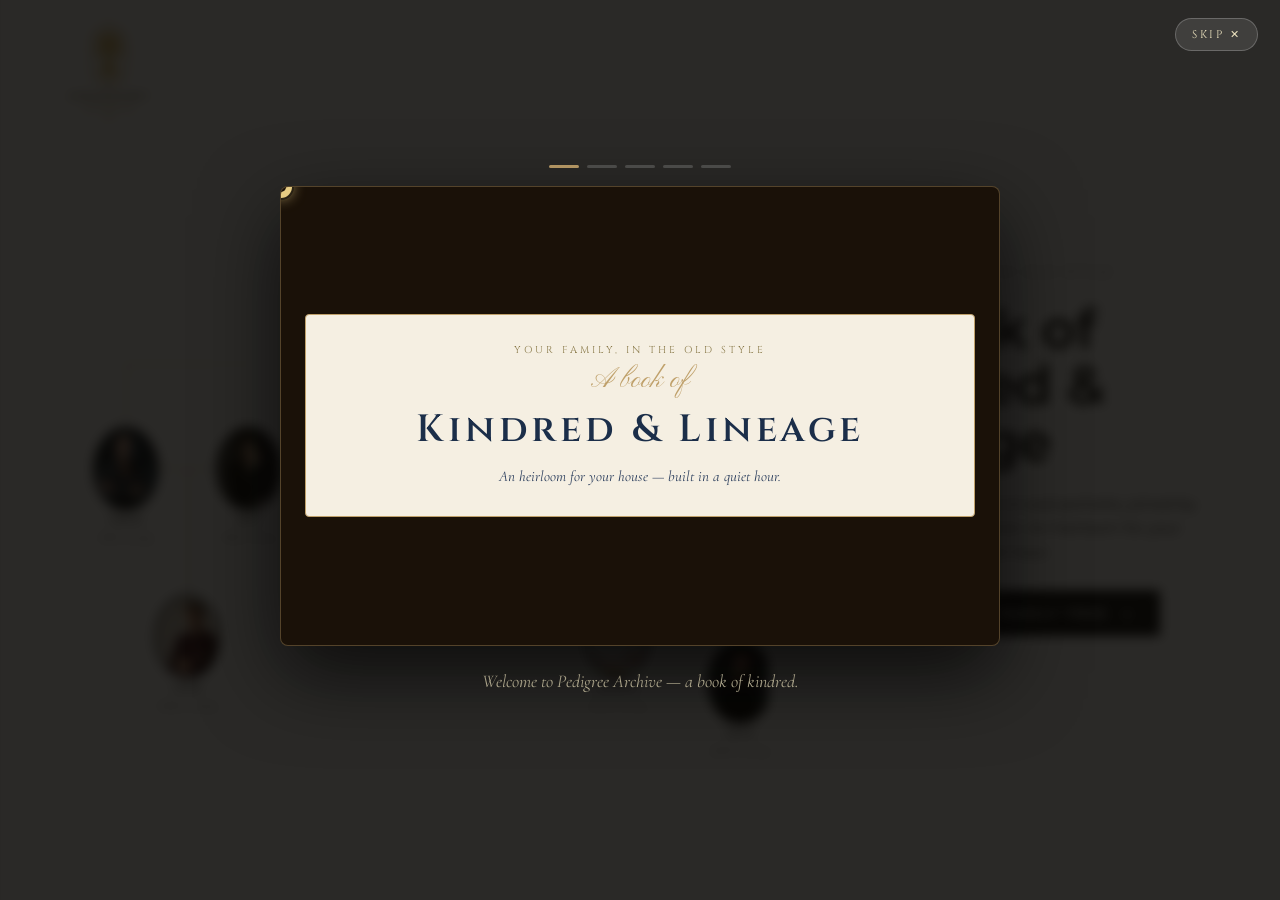
<file: index.html>
<!doctype html>
<html lang="en">
<head>
<script>try{document.documentElement.removeAttribute("data-theme")}catch(e){}</script>
<meta charset="utf-8" />
<meta name="viewport" content="width=device-width, initial-scale=1" />
<title>Pedigree Archive — A book of kindred</title>
<meta name="description" content="Build your family tree as a hand-painted manuscript. Oval portraits, gold lineage lines, an heirloom for your house." />
<link rel="stylesheet" href="css/style.css?v=73" />
</head>
<body>

<div class="landing">

  <!-- decorative tree (background) -->
  <div class="landing-canvas">
    <svg id="pedigreeSvg" xmlns="http://www.w3.org/2000/svg" preserveAspectRatio="xMidYMid meet"></svg>
  </div>

  <!-- vignette -->
  <div class="landing-vignette"></div>

  <!-- corner brand -->
  <div class="landing-brand">
    <img class="brand-mark" src="logo/logo3.png" alt="Ancestry — Stories Retold" />
  </div>

  <!-- corner admin link — hidden in coming-soon mode. Re-enable once
       Supabase is wired back up in js/config.js. -->
  <!-- <a class="steward-corner" href="superadmin.html" title="Site admin">⚙ Admin</a> -->

  <!-- hero copy — left half, vertical stack -->
  <section class="hero">
    <div class="hero-stack">
      <div class="hero-eyebrow">Your family, in the old style</div>
      <h1 class="hero-title">A book of Kindred &amp; Lineage</h1>
      <p class="hero-tagline">
        Inscribe your ancestors in oval portraits, joined by the
        threads of generation. An heirloom for your house — built
        in a quiet hour.
      </p>
      <div class="hero-actions">
        <a class="hero-cta" href="tree-edit.html" id="ctaMain">Develop Your Family Tree</a>
        <a class="hero-sub-link" href="dashboard.html" id="ctaSub" style="display:none;">— or open your existing book</a>
      </div>
    </div>
  </section>

  <!-- floating caption (positioned by main.js to follow the spotlight) -->
  <div class="spotlight-caption" id="spotlightCaption" aria-hidden="true">
    <div class="caption-name" id="captionName"></div>
    <div class="caption-meta" id="captionMeta"></div>
  </div>

</div>

<script src="js/config.js?v=39"></script>
<script src="js/supa.js?v=39"></script>
<script src="js/auth.js?v=39"></script>
<script src="js/sounds.js?v=39"></script>
<script src="js/pedigree.js?v=74"></script>
<script src="js/main.js?v=70"></script>
<script src="js/gate.js?v=39"></script>
<script src="js/demo.js?v=39"></script>
<script>
// Smart CTA — login flow is currently disabled, so the only branch
// is: do you already have a tree?
//   - has tree -> "Open Your Book" -> dashboard.html
//   - no tree  -> default "Develop Your Family Tree" -> tree-edit.html
(function () {
  try {
    const cta = document.getElementById('ctaMain');
    const sub = document.getElementById('ctaSub');
    if (!cta) return;
    const raw = localStorage.getItem('pa_local_v1');
    const data = raw ? JSON.parse(raw) : null;
    if (data && Array.isArray(data.people) && data.people.length > 0) {
      cta.textContent = 'Open Your Book';
      cta.href = 'dashboard.html';
      if (sub) {
        sub.textContent = '— or start a fresh one';
        sub.href = 'tree-edit.html';
        sub.style.display = '';
      }
    }
  } catch (e) { /* keep default CTA */ }
})();
</script>
</body>
</html>
</file>
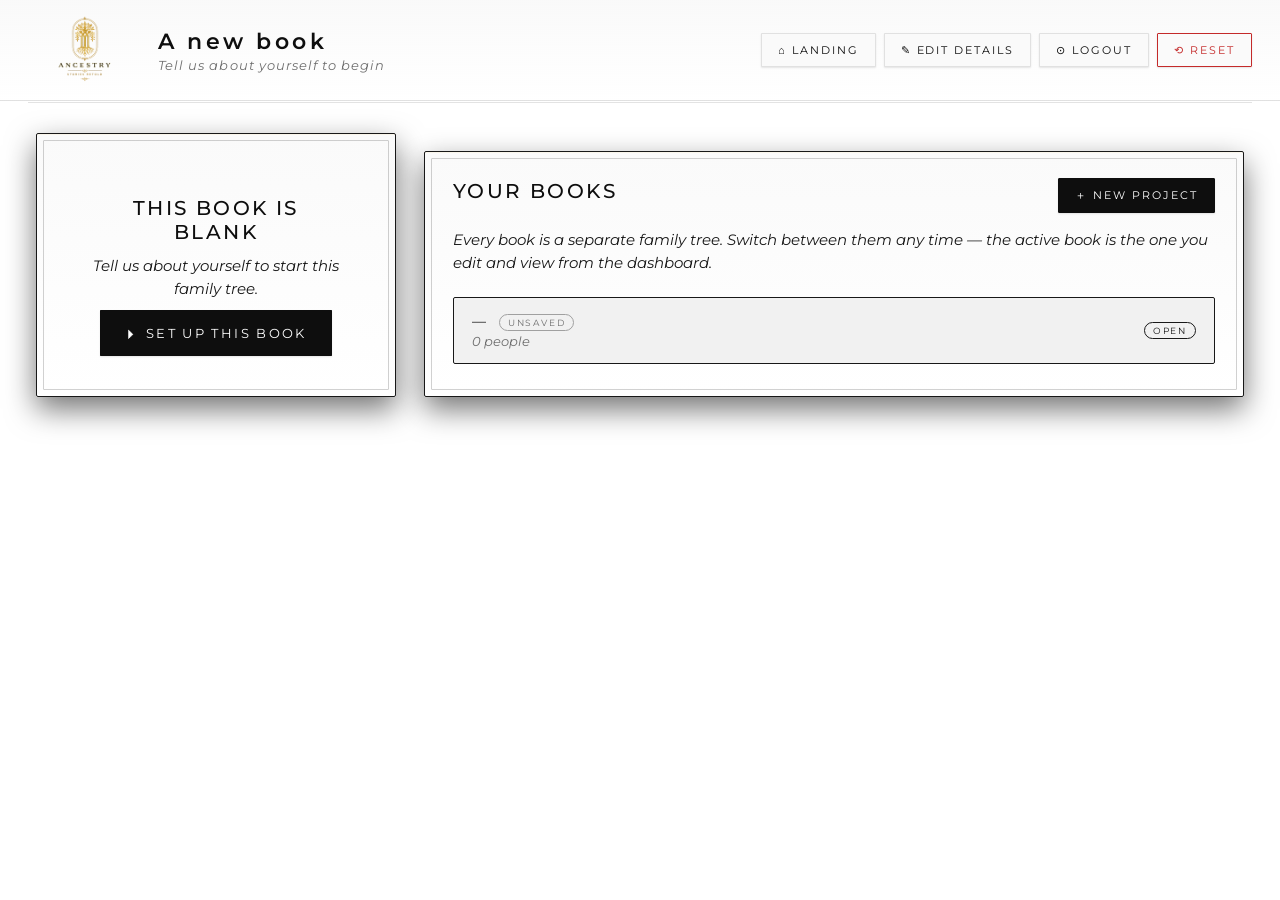
<file: dashboard.html>
<!doctype html>
<html lang="en">
<head>
<script>try{document.documentElement.removeAttribute("data-theme")}catch(e){}</script>
<meta charset="utf-8" />
<meta name="viewport" content="width=device-width, initial-scale=1" />
<title>Your Book — Pedigree Archive</title>
<link rel="stylesheet" href="css/style.css?v=72" />
</head>
<body>

<div class="dash-shell">

  <!-- TOP BAR -->
  <header class="topbar">
    <div class="brand">
      <img class="brand-mark" src="logo/logo3.png" alt="Ancestry — Stories Retold" />
      <div class="brand-text">
        <div class="title" id="brandTitle">Your Family Book</div>
        <div class="subtitle" id="brandSubtitle">Welcome back</div>
      </div>
    </div>
    <div class="toolbar">
      <a class="btn" href="index.html" title="Public landing">⌂ Landing</a>
      <a class="btn" href="details.html?source=self" id="btnDetails">✎ Edit Details</a>
      <button class="btn" id="btnLogout" title="Lock this browser">⊙ Logout</button>
      <button class="btn danger" id="btnReset" title="Clear all data from this browser">⟲ Reset</button>
    </div>
  </header>

  <!-- MAIN -->
  <main class="dash-main">

    <!-- profile summary -->
    <section class="dash-card profile-summary">
      <div class="ps-portrait">
        <div class="ps-frame" id="psFrame">
          <span class="ph">No likeness</span>
        </div>
        <div class="ps-name" id="psName">—</div>
        <div class="ps-meta" id="psMeta">—</div>
      </div>
      <div class="ps-grid">
        <div><span>Nickname</span><strong id="psNick">—</strong></div>
        <div><span>Sex</span><strong id="psSex">—</strong></div>
        <div><span>Born</span><strong id="psBirth">—</strong></div>
        <div><span>Birthplace</span><strong id="psBirthPlace">—</strong></div>
        <div><span>Status</span><strong id="psStatus">—</strong></div>
        <div class="death-only" style="display:none;"><span>Departed</span><strong id="psDeath">—</strong></div>
        <div class="death-only" style="display:none;"><span>Place of death</span><strong id="psDeathPlace">—</strong></div>
      </div>
    </section>

    <!-- next-step CTA -->
    <section class="dash-card next-step">
      <h2>Next: build your tree</h2>
      <p class="lead">
        Your particulars are recorded. The next step is to add your kindred
        — parents, partners, children, siblings — and watch the lineage take shape.
      </p>
      <div class="next-actions">
        <a class="btn primary big" id="btnEditTree" href="tree-edit.html">⏵ Open the edit canvas</a>
        <a class="btn"             id="btnViewTree" href="tree-view.html">⊡ View as chart</a>
      </div>
      <p class="next-note">
        Click <strong>edit canvas</strong> to add fathers, mothers, spouses, children
        and more — each portrait shows a + when you can add a kinship to it.
        <strong>View as chart</strong> shows the lineage as a clean read-only book.
      </p>
    </section>

    <!-- Books library — multiple family trees on the same login -->
    <section class="dash-card books-card">
      <div class="books-head">
        <h2>Your books</h2>
        <button class="btn primary" id="btnNewBook" title="Start a fresh family tree (your current one is auto-saved)">＋ New project</button>
      </div>
      <p class="lead">Every book is a separate family tree. Switch between them any time — the active book is the one you edit and view from the dashboard.</p>
      <ul class="books-list" id="booksList"></ul>
    </section>

  </main>
</div>


<script src="js/config.js?v=61"></script>
<script src="js/supa.js?v=61"></script>
<script src="js/gate.js?v=61"></script>
<script>Gate.require();</script>
<script src="js/auth.js?v=61"></script>
<script src="js/books.js?v=61"></script>
<script src="js/sounds.js?v=61"></script>
<script src="js/click-sound.js?v=61"></script>
<script src="js/theme.js?v=61"></script>
<script>
(async function () {
  const $ = (s) => document.querySelector(s);

  await Auth.init();

  // The dashboard handles BOTH states cleanly:
  //   - has a profile  -> render full profile summary card
  //   - no profile yet -> render an empty-state card with a "Set up
  //                       this book" CTA. We do NOT auto-redirect to
  //                       details.html, otherwise back/cancel there
  //                       gets caught in a loop with this guard.
  //                       Multi-book + first-run users both land on
  //                       a graceful empty card.
  const user = Auth.currentUser();
  const p = (user && user.profile) ? user.profile : null;
  if (!p) {
    const ps = document.querySelector('.profile-summary');
    if (ps) {
      ps.innerHTML = `
        <div class="ps-empty">
          <h2>This book is blank</h2>
          <p class="lead">Tell us about yourself to start this family tree.</p>
          <a class="btn primary big" href="tree-edit.html">⏵ Set up this book</a>
        </div>
      `;
    }
    $('#brandTitle').textContent    = 'A new book';
    $('#brandSubtitle').textContent = 'Tell us about yourself to begin';
    // hide the next-step CTA card too — there's nothing to act on yet
    const ns = document.querySelector('.next-step');
    if (ns) ns.style.display = 'none';
  }

  // Profile-dependent rendering — only runs when this book has basics.
  if (p) {
    $('#brandTitle').textContent    = (p.fullName || 'Your Family') + '’s Book';
    $('#brandSubtitle').textContent = 'Welcome back';

    const frame = $('#psFrame');
    if (p.photo) {
      frame.innerHTML = '';
      const img = document.createElement('img');
      img.src = p.photo;
      frame.appendChild(img);
    }

    $('#psName').textContent = p.fullName || '—';
    const metaBits = [];
    if (p.birthDate) metaBits.push('b. ' + p.birthDate);
    if (p.status === 'deceased' && p.deathDate) metaBits.push('d. ' + p.deathDate);
    $('#psMeta').textContent = metaBits.join(' · ') || (p.status === 'deceased' ? 'in memoriam' : 'living');

    const titleCase = (s) => String(s || '').replace(/\b\w/g, c => c.toUpperCase());
    $('#psNick').textContent       = p.nickname   || '—';
    $('#psSex').textContent        = titleCase(p.gender) || '—';
    $('#psBirth').textContent      = p.birthDate  || '—';
    $('#psBirthPlace').textContent = p.birthPlace || '—';
    $('#psStatus').textContent     = p.status === 'deceased' ? 'Departed' : 'Living';
    if (p.status === 'deceased') {
      document.querySelectorAll('.death-only').forEach(el => el.style.display = '');
      $('#psDeath').textContent      = p.deathDate  || '—';
      $('#psDeathPlace').textContent = p.deathPlace || '—';
    }
  }

  // Reset wipes all the data this browser has stored.
  $('#btnReset').addEventListener('click', async () => {
    await Auth.logout();   // (in single-user mode, logout = clear local data)
    location.href = 'index.html';
  });

  // Logout closes the gate session (data is preserved; user must log in again).
  // Routes to the landing -- its smart CTA will offer the Login option.
  $('#btnLogout').addEventListener('click', () => {
    if (typeof Gate === 'undefined') return;
    Gate.logout();
    location.href = 'index.html';
  });

  // ----- BOOKS LIBRARY -----
  function escHtml(s) {
    return String(s).replace(/[&<>"']/g, c => ({ '&':'&amp;','<':'&lt;','>':'&gt;','"':'&quot;',"'":'&#39;' }[c]));
  }

  function renderBooks() {
    if (typeof Books === 'undefined') return;
    const ul = $('#booksList');
    if (!ul) return;
    const items = Books.list();
    ul.innerHTML = items.map(b => `
      <li class="book-row${b.isActive ? ' active' : ''}" data-id="${b.id || ''}">
        <div class="book-meta">
          <div class="book-name">${escHtml(b.name)}${b.isUnsaved ? ' <span class="book-tag">unsaved</span>' : ''}</div>
          <div class="book-sub">${b.count} ${b.count === 1 ? 'person' : 'people'}${b.savedAt ? ' · saved ' + b.savedAt.slice(0, 10) : ''}</div>
        </div>
        <div class="book-actions">
          ${b.isActive
              ? '<span class="book-tag active-tag">Open</span>'
              : `<button class="btn" data-action="switch">Switch</button>
                 <button class="btn danger" data-action="delete">Delete</button>`}
        </div>
      </li>
    `).join('');
  }
  renderBooks();

  $('#btnNewBook').addEventListener('click', () => {
    if (typeof Books === 'undefined') return;
    if (!confirm('Start a new family tree?\n\nYour current tree will be auto-saved into your books library so you can switch back any time.')) return;
    try {
      Books.createNew();
      // Skip the particulars form -- tree-edit auto-seeds a placeholder
      // "You" portrait so the canvas opens with a + ready to click.
      location.href = 'tree-edit.html';
    } catch (err) {
      alert('Could not start a new book: ' + (err.message || err));
    }
  });

  // event-delegation for switch / delete buttons inside the books list
  $('#booksList').addEventListener('click', (e) => {
    const btn = e.target.closest('button[data-action]');
    if (!btn) return;
    const li = e.target.closest('.book-row');
    const id = li && li.dataset.id;
    if (!id) return;
    if (btn.dataset.action === 'switch') {
      try {
        Books.switchTo(id);
        location.reload();
      } catch (err) {
        alert('Could not switch: ' + (err.message || err));
      }
    } else if (btn.dataset.action === 'delete') {
      if (!confirm('Delete this book? This cannot be undone.')) return;
      Books.remove(id);
      renderBooks();
    }
  });
})();
</script>
</body>
</html>
</file>
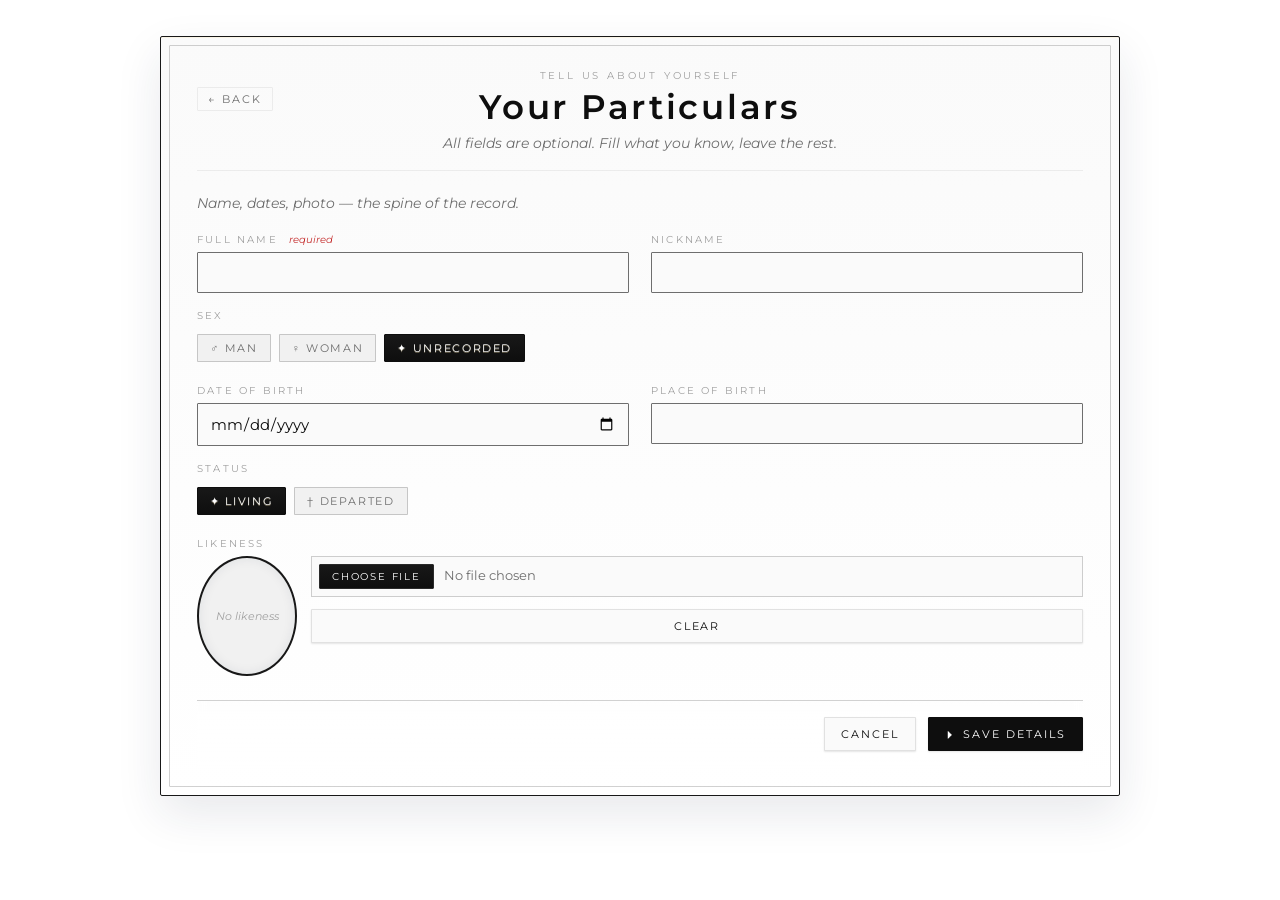
<file: details.html>
<!doctype html>
<html lang="en">
<head>
<script>try{document.documentElement.removeAttribute("data-theme")}catch(e){}</script>
<meta charset="utf-8" />
<meta name="viewport" content="width=device-width, initial-scale=1" />
<title>Extended Details — Pedigree Archive</title>
<link rel="stylesheet" href="css/style.css?v=73" />
</head>
<body>

<main class="details-shell">
  <article class="details-card">

    <header class="details-head">
      <div class="details-eyebrow" id="dHeadEyebrow">Extended details</div>
      <h1 id="dHeadName">—</h1>
      <p class="lead">All fields are optional. Fill what you know, leave the rest.</p>
      <a class="back-link" id="dBack" href="dashboard.html">← Back</a>
    </header>

    <form id="dForm" class="details-form">

      <!-- ============ BASIC ============ -->
      <section class="details-pane active" data-pane="basic">
        <p class="details-pane-lead">Name, dates, photo — the spine of the record.</p>
        <div class="details-grid">
          <div class="field-group">
            <label for="bName">Full name <em>required</em></label>
            <input type="text" id="bName" maxlength="100" required />
          </div>
          <div class="field-group">
            <label for="bNick">Nickname</label>
            <input type="text" id="bNick" maxlength="60" />
          </div>

          <div class="field-group full">
            <label>Sex</label>
            <div class="tag-picker" id="bGenderPicker">
              <div class="tag-pick" data-val="male">♂ Man</div>
              <div class="tag-pick" data-val="female">♀ Woman</div>
              <div class="tag-pick" data-val="unknown">✦ Unrecorded</div>
            </div>
          </div>

          <div class="field-group">
            <label for="bBirthDate">Date of birth</label>
            <input type="date" id="bBirthDate" />
          </div>
          <div class="field-group">
            <label for="bBirthPlace">Place of birth</label>
            <input type="text" id="bBirthPlace" maxlength="120" />
          </div>

          <div class="field-group full">
            <label>Status</label>
            <div class="tag-picker" id="bStatusPicker">
              <div class="tag-pick active" data-val="alive">✦ Living</div>
              <div class="tag-pick"        data-val="deceased">† Departed</div>
            </div>
          </div>

          <div class="field-group b-death-only" style="display:none;">
            <label for="bDeathDate">Date of death</label>
            <input type="date" id="bDeathDate" />
          </div>
          <div class="field-group b-death-only" style="display:none;">
            <label for="bDeathPlace">Place of death</label>
            <input type="text" id="bDeathPlace" maxlength="120" />
          </div>

          <div class="field-group full">
            <label>Likeness</label>
            <div class="photo-upload-row">
              <div class="photo-upload-preview" id="bPhotoPreview">
                <span class="ph">No likeness</span>
              </div>
              <div class="photo-upload-controls">
                <input type="file" id="bPhotoFile" accept="image/*" />
                <button type="button" class="btn" id="bPhotoClear" style="margin-top:8px;">Clear</button>
              </div>
            </div>
          </div>

        </div>
      </section>

      <!-- save bar (sticky at the bottom of the form) -->
      <div class="details-actions">
        <button type="button" class="btn"        id="dCancel">Cancel</button>
        <button type="submit" class="btn primary" id="dSave">⏵ Save details</button>
      </div>

      <div class="auth-status" id="dStatus"></div>
    </form>

  </article>
</main>

<div class="toast-stack" id="toasts"></div>


<script src="js/config.js?v=61"></script>
<script src="js/supa.js?v=61"></script>
<script src="js/gate.js?v=61"></script>
<script>Gate.require();</script>
<script src="js/auth.js?v=61"></script>
<script src="js/sounds.js?v=61"></script>
<script src="js/click-sound.js?v=61"></script>
<script src="js/theme.js?v=61"></script>
<script>
(async function () {
  const $  = (s, root = document) => root.querySelector(s);
  const $$ = (s, root = document) => Array.from(root.querySelectorAll(s));

  await Auth.init();
  // No auth gate — single-browser mode. Auth.currentUser() always returns
  // a valid (possibly empty) record.
  const sessionUser = Auth.currentUser();

  // --- determine source ---
  const params = new URLSearchParams(location.search);
  const source = params.get('source') || 'self';   // 'self' | 'person'
  const personId = params.get('id') || null;

  let target = null;        // the object whose .extended we'll edit
  let backHref = 'dashboard.html';
  let headName = '';
  let headEyebrow = 'Extended details';

  if (source === 'person') {
    if (!personId) { location.href = 'tree-edit.html'; return; }
    const person = (sessionUser.people || []).find(p => p.id === personId);
    if (!person) { alert('That person is no longer in your tree.'); location.href = 'tree-edit.html'; return; }
    target = person;
    backHref = 'tree-edit.html';
    headName = person.name || 'Unnamed';
    headEyebrow = 'Details for';
  } else {
    target = sessionUser.profile || {};
    // Back always returns to the dashboard. The dashboard now renders
    // an empty-state "Set up this book" card when no profile exists,
    // instead of bouncing back here, so the old redirect loop is gone.
    backHref = 'dashboard.html';
    headName = (sessionUser.profile && sessionUser.profile.fullName) || 'Your Particulars';
    headEyebrow = (sessionUser.profile && sessionUser.profile.fullName)
                    ? 'Your extended details'
                    : 'Tell us about yourself';
  }

  $('#dHeadName').textContent = headName;
  $('#dHeadEyebrow').textContent = headEyebrow;
  $('#dBack').href = backHref;
  $('#dCancel').addEventListener('click', () => { location.href = backHref; });

  // --- toast ---
  function toast(msg, kind = '') {
    const stack = $('#toasts');
    const el = document.createElement('div');
    el.className = 'toast ' + kind;
    el.textContent = msg;
    stack.appendChild(el);
    setTimeout(() => el.remove(), 2900);
  }

  // ============================================================
  // BASIC TAB — name, sex, dates, photo (the spine record).
  // (Contact / cultural / professional / historical / media / medical
  // tabs were removed — Basic is the only section now.)
  // ============================================================
  let bPhotoData = '';

  function renderBPhoto() {
    const p = $('#bPhotoPreview');
    if (bPhotoData) {
      p.innerHTML = '';
      const img = document.createElement('img');
      img.src = bPhotoData;
      p.appendChild(img);
    } else {
      p.innerHTML = '<span class="ph">No likeness</span>';
    }
  }

  // pickers
  $$('#bGenderPicker .tag-pick').forEach(t => t.addEventListener('click', () => {
    $$('#bGenderPicker .tag-pick').forEach(x => x.classList.remove('active'));
    t.classList.add('active');
  }));
  $$('#bStatusPicker .tag-pick').forEach(t => t.addEventListener('click', () => {
    $$('#bStatusPicker .tag-pick').forEach(x => x.classList.remove('active'));
    t.classList.add('active');
    const dec = t.dataset.val === 'deceased';
    document.querySelectorAll('.b-death-only').forEach(el => el.style.display = dec ? '' : 'none');
  }));
  $('#bPhotoFile').addEventListener('change', async (e) => {
    const f = e.target.files && e.target.files[0];
    if (!f) return;
    if (f.size > 8 * 1024 * 1024) { toast('Image too large (max 8 MB).', 'error'); e.target.value = ''; return; }
    try {
      toast('Uploading photo…', '');
      bPhotoData = await Photos.upload(f);
      renderBPhoto();
    } catch (err) {
      toast('Upload failed: ' + err.message, 'error');
      e.target.value = '';
    }
  });
  $('#bPhotoClear').addEventListener('click', () => {
    if (bPhotoData) Photos.deleteByUrl(bPhotoData);
    bPhotoData = '';
    $('#bPhotoFile').value = '';
    renderBPhoto();
  });

  function prefillBasic() {
    const p = (source === 'self') ? (sessionUser.profile || {}) : target;
    $('#bName').value       = (source === 'self' ? p.fullName : p.name) || '';
    $('#bNick').value       = p.nickname    || '';
    $('#bBirthDate').value  = p.birthDate   || '';
    $('#bBirthPlace').value = p.birthPlace  || '';
    $('#bDeathDate').value  = p.deathDate   || '';
    $('#bDeathPlace').value = p.deathPlace  || '';
    const gender = p.gender || 'unknown';
    $$('#bGenderPicker .tag-pick').forEach(t => t.classList.toggle('active', t.dataset.val === gender));
    const status = (source === 'self' ? p.status === 'deceased' : !!p.deceased) ? 'deceased' : 'alive';
    $$('#bStatusPicker .tag-pick').forEach(t => t.classList.toggle('active', t.dataset.val === status));
    document.querySelectorAll('.b-death-only').forEach(el => el.style.display = status === 'deceased' ? '' : 'none');
    bPhotoData = p.photo || '';
    renderBPhoto();
  }

  function gatherBasic() {
    const status = ($('#bStatusPicker .tag-pick.active') || {dataset:{val:'alive'}}).dataset.val;
    const gender = ($('#bGenderPicker .tag-pick.active') || {dataset:{val:'unknown'}}).dataset.val;
    const yearOf = (d) => d ? parseInt(String(d).slice(0,4), 10) : null;
    const common = {
      nickname:   $('#bNick').value.trim(),
      gender:     gender,
      birthDate:  $('#bBirthDate').value || null,
      birthPlace: $('#bBirthPlace').value.trim(),
      photo:      bPhotoData,
    };
    if (status === 'deceased') {
      common.deathDate  = $('#bDeathDate').value || null;
      common.deathPlace = $('#bDeathPlace').value.trim();
    } else {
      common.deathDate = null;
      common.deathPlace = '';
    }
    if (source === 'self') {
      return { ...common, fullName: $('#bName').value.trim(), status: status };
    } else {
      return {
        ...common,
        name: $('#bName').value.trim(),
        deceased: status === 'deceased',
        birthYear: yearOf(common.birthDate),
        deathYear: yearOf(common.deathDate),
      };
    }
  }

  function setStatus(msg, kind) {
    const el = $('#dStatus');
    el.textContent = msg;
    el.className = 'auth-status ' + (kind || '');
  }

  $('#dForm').addEventListener('submit', async (e) => {
    e.preventDefault();
    const basic = gatherBasic();
    if (!basic.fullName && !basic.name) {
      setStatus('Name cannot be empty.', 'error');
      return;
    }
    try {
      if (source === 'person') {
        const u = Auth.currentUser();
        const tree = (u.people || []).slice();
        const idx = tree.findIndex(p => p.id === personId);
        if (idx === -1) throw new Error('Person no longer exists.');
        tree[idx] = { ...tree[idx], ...basic };
        await Auth.saveTree(tree);
      } else {
        const cur = (sessionUser.profile || {});
        await Auth.saveProfile({ ...cur, ...basic });
      }
      toast('Details saved', 'success');
      setStatus('Saved.', 'success');
      setTimeout(() => { location.href = backHref; }, 700);
    } catch (err) {
      const msg = err.message || 'Could not save.';
      setStatus(msg, 'error');
      toast(msg, 'error');
    }
  });

  prefillBasic();
})();
</script>
</body>
</html>
</file>
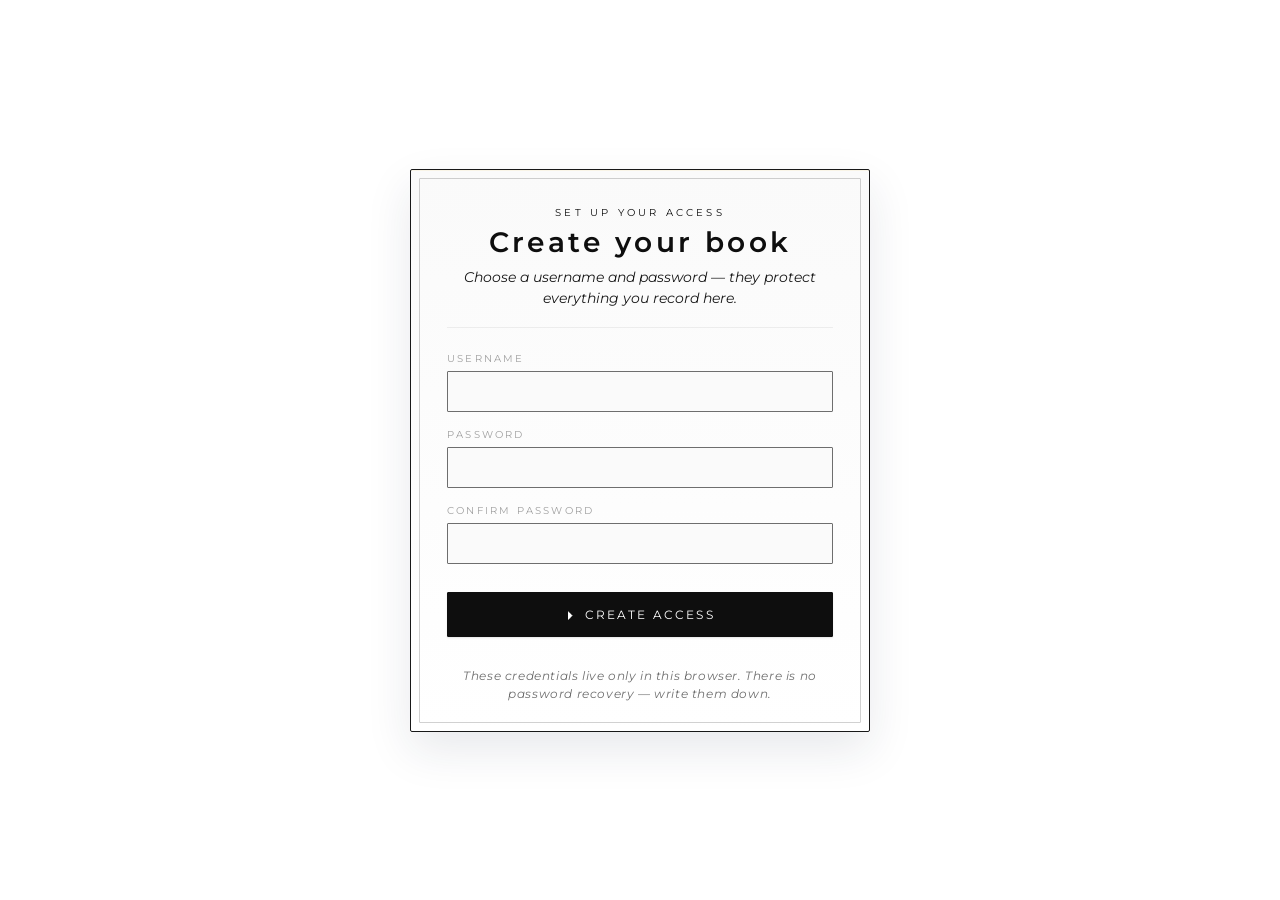
<file: login.html>
<!doctype html>
<html lang="en">
<head>
<script>try{document.documentElement.removeAttribute("data-theme")}catch(e){}</script>
<meta charset="utf-8" />
<meta name="viewport" content="width=device-width, initial-scale=1" />
<title>Login — Pedigree Archive</title>
<link rel="stylesheet" href="css/style.css?v=72" />
</head>
<body>

<main class="auth-shell">
  <article class="auth-card">

    <header class="login-head">
      <div class="login-eyebrow" id="loginEyebrow">Pedigree Archive</div>
      <h1 id="loginTitle">Welcome back</h1>
      <p class="lead" id="loginSubtitle">Enter your credentials to open your book.</p>
    </header>

    <form id="loginForm" class="login-form">

      <div class="auth-status" id="loginStatus"></div>

      <div class="field-group">
        <label for="loginId">Username</label>
        <input type="text" id="loginId" required maxlength="60" autocomplete="username" />
      </div>

      <div class="field-group">
        <label for="loginPw">Password</label>
        <input type="password" id="loginPw" required minlength="4" maxlength="120" autocomplete="current-password" />
      </div>

      <div class="field-group" id="confirmGroup" style="display:none;">
        <label for="loginPw2">Confirm password</label>
        <input type="password" id="loginPw2" minlength="4" maxlength="120" autocomplete="new-password" />
      </div>

      <div class="login-actions">
        <button type="submit" class="btn primary" id="loginSubmit">⏵ Enter</button>
      </div>

      <p class="login-hint" id="loginHint"></p>

      <div class="login-foot" id="forgotRow" style="display:none;">
        <button type="button" class="link-btn" id="forgotLink">Forgot password? Reset access</button>
      </div>
    </form>

  </article>
</main>


<script src="js/gate.js?v=61"></script>
<script src="js/sounds.js?v=61"></script>
<script src="js/click-sound.js?v=61"></script>
<script src="js/theme.js?v=61"></script>
<script>
(function () {
  const $ = (s) => document.querySelector(s);

  const firstRun = !Gate.hasCredentials();

  // shape the panel for first-run vs returning user
  if (firstRun) {
    $('#loginEyebrow').textContent = 'Set up your access';
    $('#loginTitle').textContent   = 'Create your book';
    $('#loginSubtitle').textContent = 'Choose a username and password — they protect everything you record here.';
    $('#confirmGroup').style.display = '';
    $('#loginSubmit').textContent = '⏵ Create access';
    $('#loginHint').textContent = 'These credentials live only in this browser. There is no password recovery — write them down.';
    $('#loginPw').setAttribute('autocomplete', 'new-password');
  } else {
    $('#loginEyebrow').textContent = 'Pedigree Archive';
    $('#loginTitle').textContent   = 'Welcome back';
    $('#loginSubtitle').textContent = 'Enter your credentials to open your book.';
    $('#loginHint').textContent = 'Credentials are stored only in this browser. If you have forgotten yours, use Reset access below — your family tree is preserved.';
    $('#forgotRow').style.display = '';
  }

  // ----- Forgot password / Reset access -----
  // Wipes pa_gate (credentials) without touching pa_local_v1 (the tree).
  // After reset, the page reloads into "Create your access" first-run mode.
  $('#forgotLink').addEventListener('click', () => {
    const msg =
      'Reset your access?\n\n' +
      'Because credentials are stored only in this browser, there is no email\n' +
      'recovery. This will:\n\n' +
      '  • erase your current username + password on this device\n' +
      '  • PRESERVE your family tree, profile, photos and theme choice\n\n' +
      'After reset you will be asked to choose a new username + password.\n' +
      'Once you log in with the new credentials, your tree appears as before.\n\n' +
      'Continue?';
    if (!confirm(msg)) return;
    Gate.resetCredentials();
    alert('Access cleared. The page will reload — choose your new username + password.');
    location.reload();
  });

  // if a session is already open, skip straight through
  if (Gate.isOpen()) {
    location.replace('dashboard.html');
    return;
  }

  function setStatus(msg, kind) {
    const el = $('#loginStatus');
    el.textContent = msg || '';
    el.className = 'auth-status ' + (kind || '');
    if (msg) el.scrollIntoView({ behavior: 'smooth', block: 'center' });
  }

  $('#loginForm').addEventListener('submit', async (e) => {
    e.preventDefault();
    const id = $('#loginId').value.trim();
    const pw = $('#loginPw').value;

    if (!id) { setStatus('Please enter a username.', 'error'); return; }
    if (!pw || pw.length < 4) { setStatus('Password must be at least 4 characters.', 'error'); return; }

    try {
      if (firstRun) {
        const pw2 = $('#loginPw2').value;
        if (pw !== pw2) { setStatus('Passwords do not match.', 'error'); return; }
        await Gate.create(id, pw);
        setStatus('Access created. Opening your book…', 'success');
      } else {
        await Gate.login(id, pw);
        setStatus('Welcome back. Opening your book…', 'success');
      }
      // route back to wherever the user was trying to go (or dashboard)
      let next = 'dashboard.html';
      try {
        const stored = sessionStorage.getItem('pa_gate_returnTo');
        if (stored) {
          sessionStorage.removeItem('pa_gate_returnTo');
          // only honour same-origin URLs
          const url = new URL(stored, location.origin);
          if (url.origin === location.origin) next = url.pathname + url.search;
        }
      } catch (_) {}
      setTimeout(() => location.replace(next), 500);
    } catch (err) {
      setStatus(err.message || String(err), 'error');
    }
  });
})();
</script>
</body>
</html>
</file>
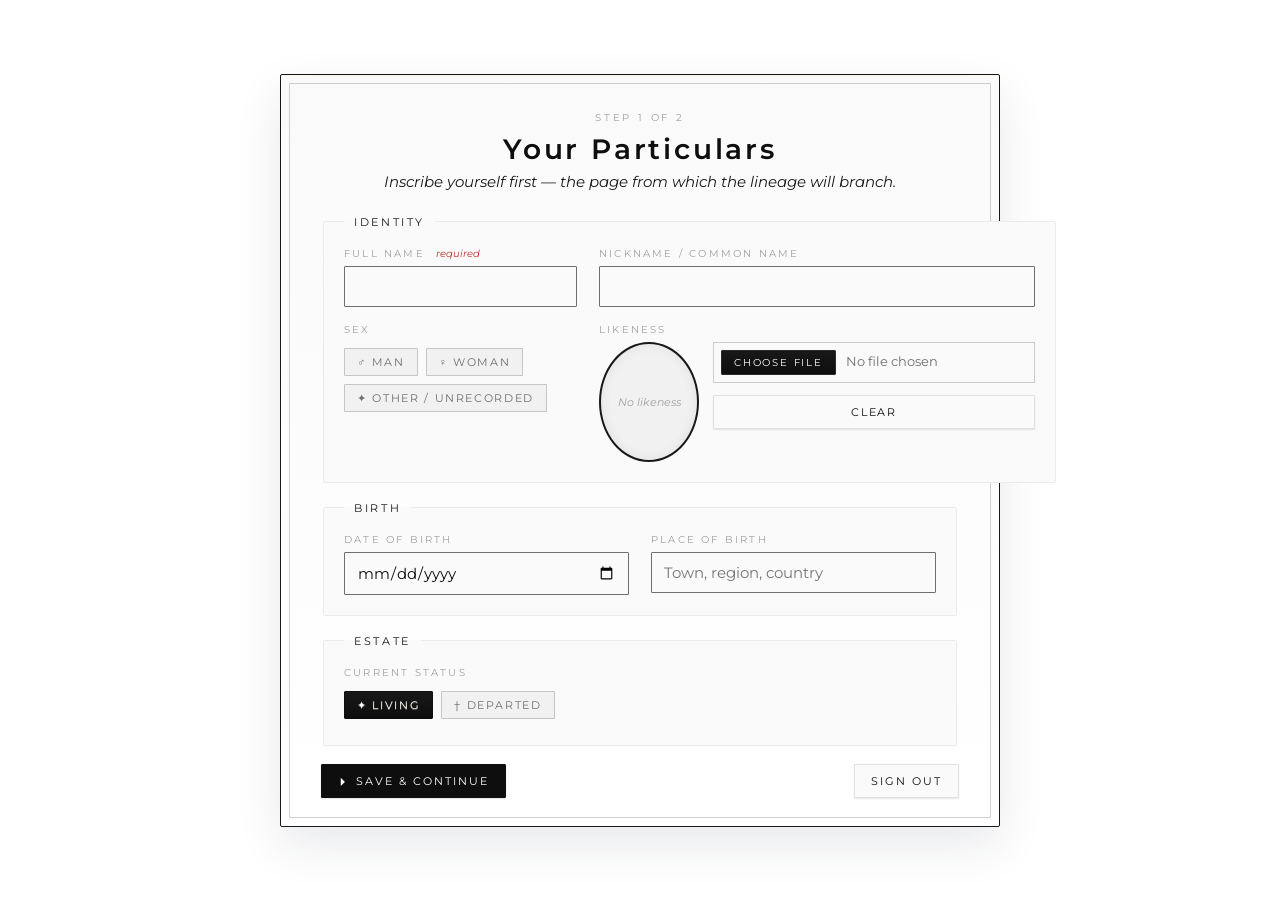
<file: profile.html>
<!doctype html>
<html lang="en">
<head>
<script>try{document.documentElement.removeAttribute("data-theme")}catch(e){}</script>
<meta charset="utf-8" />
<meta name="viewport" content="width=device-width, initial-scale=1" />
<title>Your Particulars — Pedigree Archive</title>
<link rel="stylesheet" href="css/style.css?v=72" />
</head>
<body>

<main class="auth-shell wide">
  <article class="auth-card wide">

    <header class="profile-head">
      <div class="profile-step">Step 1 of 2</div>
      <h1>Your Particulars</h1>
      <p class="lead">Inscribe yourself first — the page from which the lineage will branch.</p>
    </header>

    <form id="profileForm" class="profile-form">

      <div class="auth-status" id="status" style="margin-bottom:14px;"></div>

      <fieldset class="profile-section">
        <legend>Identity</legend>

        <div class="profile-grid">
          <div class="field-group">
            <label for="fullName">Full name <em>required</em></label>
            <input type="text" id="fullName" required maxlength="100" />
          </div>
          <div class="field-group">
            <label for="nickname">Nickname / common name</label>
            <input type="text" id="nickname" maxlength="60" />
          </div>

          <div class="field-group">
            <label>Sex</label>
            <div class="tag-picker" id="genderPicker">
              <div class="tag-pick" data-val="male">♂ Man</div>
              <div class="tag-pick" data-val="female">♀ Woman</div>
              <div class="tag-pick" data-val="unknown">✦ Other / unrecorded</div>
            </div>
          </div>

          <div class="field-group">
            <label for="photoFile">Likeness</label>
            <div class="photo-upload-row">
              <div class="photo-upload-preview" id="photoPreview">
                <span class="ph">No likeness</span>
              </div>
              <div class="photo-upload-controls">
                <input type="file" id="photoFile" accept="image/*" />
                <button type="button" class="btn" id="btnPhotoClear" style="margin-top:8px;">Clear</button>
              </div>
            </div>
          </div>
        </div>
      </fieldset>

      <fieldset class="profile-section">
        <legend>Birth</legend>

        <div class="profile-grid">
          <div class="field-group">
            <label for="birthDate">Date of birth</label>
            <input type="date" id="birthDate" />
          </div>
          <div class="field-group">
            <label for="birthPlace">Place of birth</label>
            <input type="text" id="birthPlace" maxlength="120" placeholder="Town, region, country" />
          </div>
        </div>
      </fieldset>

      <fieldset class="profile-section">
        <legend>Estate</legend>

        <div class="profile-grid">
          <div class="field-group full">
            <label>Current status</label>
            <div class="tag-picker" id="statusPicker">
              <div class="tag-pick active" data-val="alive">✦ Living</div>
              <div class="tag-pick" data-val="deceased">† Departed</div>
            </div>
          </div>

          <div class="field-group death-only" style="display:none;">
            <label for="deathDate">Date of death</label>
            <input type="date" id="deathDate" />
          </div>
          <div class="field-group death-only" style="display:none;">
            <label for="deathPlace">Place of death</label>
            <input type="text" id="deathPlace" maxlength="120" placeholder="Town, region, country" />
          </div>
        </div>
      </fieldset>

      <div class="profile-actions">
        <button type="submit" class="btn primary">⏵ Save &amp; continue</button>
        <button type="button" class="btn" id="btnSignout">Sign out</button>
      </div>

      <div class="auth-status" id="status"></div>
    </form>

  </article>
</main>

<script src="js/config.js?v=61"></script>
<script src="js/supa.js?v=61"></script>
<script src="js/gate.js?v=61"></script>
<script>Gate.require();</script>
<script src="js/auth.js?v=61"></script>
<script src="js/sounds.js?v=61"></script>
<script src="js/click-sound.js?v=61"></script>
<script src="js/theme.js?v=61"></script>
<script>
(async function () {
  const $  = (s) => document.querySelector(s);
  const $$ = (s) => Array.from(document.querySelectorAll(s));

  await Auth.init();

  // gate: must be logged in
  if (!Auth.isLoggedIn()) { location.href = 'signup.html'; return; }
  const user = Auth.currentUser();
  if (!user) { await Auth.logout(); location.href = 'signup.html'; return; }

  function setStatus(msg, kind) {
    const el = $('#status');
    if (!el) { alert(msg); return; }
    el.textContent = msg;
    el.className = 'auth-status ' + (kind || '');
    if (msg) {
      el.scrollIntoView({ behavior: 'smooth', block: 'center' });
      console.log('[profile] ' + (kind || 'info') + ': ' + msg);
    }
  }

  // gender picker
  $$('#genderPicker .tag-pick').forEach(t => t.addEventListener('click', () => {
    $$('#genderPicker .tag-pick').forEach(x => x.classList.remove('active'));
    t.classList.add('active');
  }));
  function getGender() {
    const a = $('#genderPicker .tag-pick.active');
    return a ? a.dataset.val : 'unknown';
  }
  function setGender(val) {
    $$('#genderPicker .tag-pick').forEach(x => x.classList.toggle('active', x.dataset.val === val));
  }

  // status picker
  $$('#statusPicker .tag-pick').forEach(t => t.addEventListener('click', () => {
    $$('#statusPicker .tag-pick').forEach(x => x.classList.remove('active'));
    t.classList.add('active');
    toggleDeathFields(t.dataset.val === 'deceased');
  }));
  function getStatus() {
    const a = $('#statusPicker .tag-pick.active');
    return a ? a.dataset.val : 'alive';
  }
  function setStatusVal(val) {
    $$('#statusPicker .tag-pick').forEach(x => x.classList.toggle('active', x.dataset.val === val));
    toggleDeathFields(val === 'deceased');
  }
  function toggleDeathFields(show) {
    document.querySelectorAll('.death-only').forEach(el => el.style.display = show ? '' : 'none');
  }

  // photo upload — uploads to Supabase Storage immediately, stores URL.
  let photoData = '';     // a URL string (or empty)
  function renderPhoto() {
    const p = $('#photoPreview');
    if (photoData) {
      p.innerHTML = '';
      const img = document.createElement('img');
      img.src = photoData;
      p.appendChild(img);
    } else {
      p.innerHTML = '<span class="ph">No likeness</span>';
    }
  }
  $('#photoFile').addEventListener('change', async (e) => {
    const f = e.target.files && e.target.files[0];
    console.log('[profile] file selected:', f && f.name, f && f.size);
    if (!f) return;
    if (f.size > 8 * 1024 * 1024) { setStatus('Image too large (max 8 MB before resizing).', 'error'); e.target.value = ''; return; }
    setStatus('Uploading photo…', '');
    try {
      photoData = await Photos.upload(f);
      console.log('[profile] photo uploaded:', photoData);
      renderPhoto();
      setStatus('Photo ready ✓', 'success');
      setTimeout(() => setStatus('', ''), 1500);
    } catch (err) {
      console.error('[profile] photo upload failed:', err);
      setStatus('Upload failed: ' + (err.message || err), 'error');
      e.target.value = '';
    }
  });
  $('#btnPhotoClear').addEventListener('click', () => {
    if (photoData) Photos.deleteByUrl(photoData);
    photoData = '';
    $('#photoFile').value = '';
    renderPhoto();
  });

  // prefill if user already filled out their profile (re-edit)
  if (user.profile) {
    const p = user.profile;
    $('#fullName').value   = p.fullName   || '';
    $('#nickname').value   = p.nickname   || '';
    $('#birthDate').value  = p.birthDate  || '';
    $('#birthPlace').value = p.birthPlace || '';
    $('#deathDate').value  = p.deathDate  || '';
    $('#deathPlace').value = p.deathPlace || '';
    setGender(p.gender || 'unknown');
    setStatusVal(p.status || 'alive');
    photoData = p.photo || '';
    renderPhoto();
  }

  // sign out
  $('#btnSignout').addEventListener('click', async () => {
    if (!confirm('Sign out and return to the signup page?')) return;
    await Auth.logout();
    location.href = 'signup.html';
  });

  // submit
  $('#profileForm').addEventListener('submit', async (e) => {
    e.preventDefault();
    console.log('[profile] submit fired');
    const profile = {
      fullName:   $('#fullName').value.trim(),
      nickname:   $('#nickname').value.trim(),
      gender:     getGender(),
      birthDate:  $('#birthDate').value || null,
      birthPlace: $('#birthPlace').value.trim(),
      status:     getStatus(),
      deathDate:  getStatus() === 'deceased' ? ($('#deathDate').value || null) : null,
      deathPlace: getStatus() === 'deceased' ? $('#deathPlace').value.trim() : '',
      photo:      photoData,
    };
    console.log('[profile] gathered:', profile);
    if (!profile.fullName) {
      setStatus('⚠ Please enter your full name in the Identity section above.', 'error');
      const nameInput = $('#fullName');
      if (nameInput) { nameInput.focus(); nameInput.scrollIntoView({behavior:'smooth', block:'center'}); }
      return;
    }
    setStatus('Saving…', '');
    try {
      await Auth.saveProfile(profile);

      // Seed the family tree with the user as the founding entry — only if
      // the tree is currently empty.
      const u = Auth.currentUser();
      if (u && (!u.people || u.people.length === 0)) {
        await Auth.saveTree([{
          id: 'p_self',
          name: profile.fullName,
          nickname: profile.nickname,
          gender: profile.gender,
          birthDate: profile.birthDate,
          birthPlace: profile.birthPlace,
          deceased: profile.status === 'deceased',
          deathDate: profile.deathDate,
          deathPlace: profile.deathPlace,
          photo: profile.photo,
          notes: '',
          parentIds: [], partnerIds: [],
          birthYear: profile.birthDate ? parseInt(profile.birthDate.slice(0,4), 10) : null,
          deathYear: profile.deathDate ? parseInt(profile.deathDate.slice(0,4), 10) : null,
          affected: false, carrier: false,
          isSelf: true,
        }]);
      }

      console.log('[profile] saved successfully, redirecting');
      setStatus('Saved. Opening your dashboard…', 'success');
      setTimeout(() => { location.href = 'dashboard.html'; }, 700);
    } catch (err) {
      console.error('[profile] save failed:', err);
      setStatus('Save failed: ' + (err.message || err), 'error');
    }
  });
})().catch(err => {
  console.error('[profile] FATAL:', err);
  alert('Page failed to initialise: ' + (err.message || err) + '\n\nOpen the browser console (F12) for details.');
});
</script>
</body>
</html>
</file>
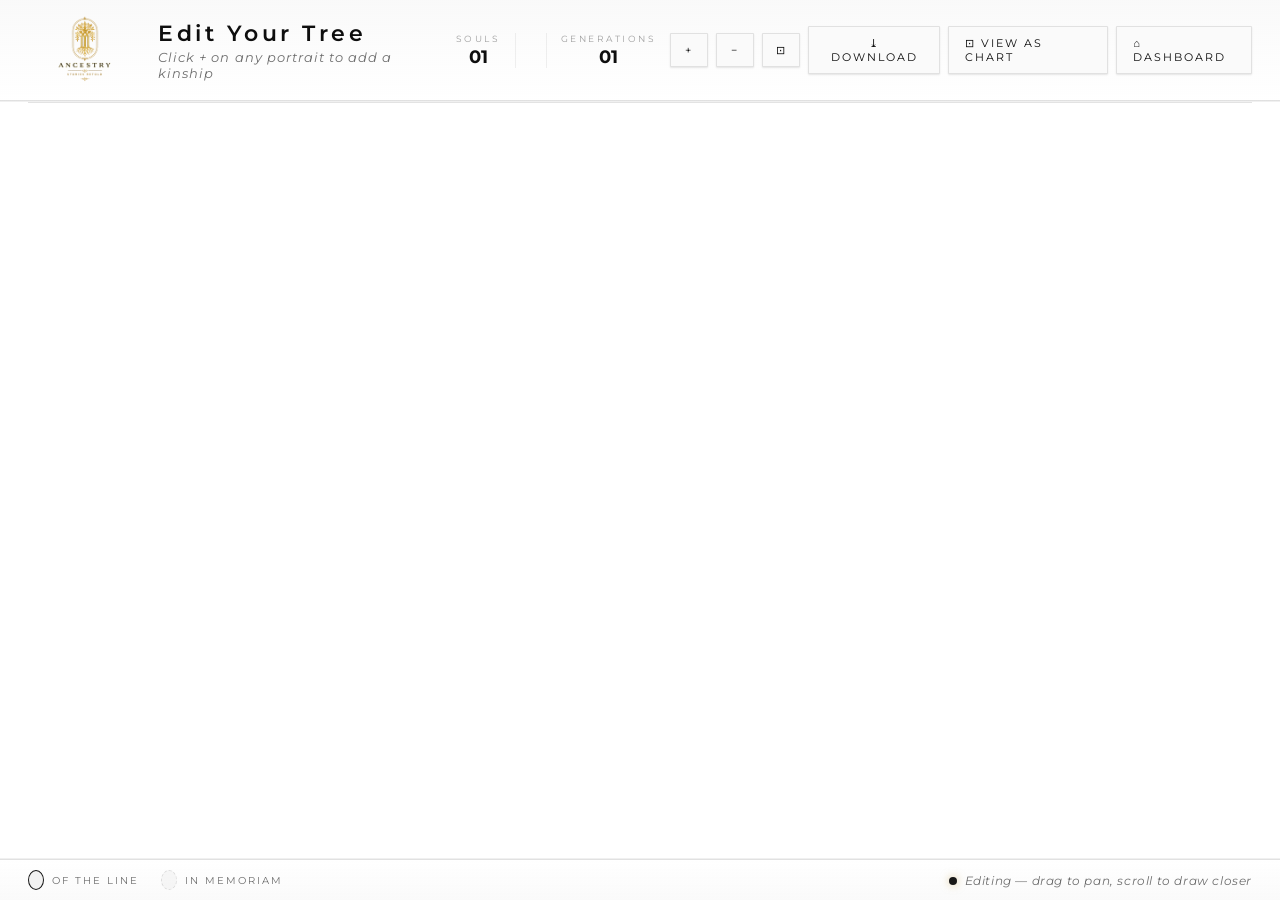
<file: signup.html>
<!doctype html>
<html lang="en">
<head>
<meta charset="utf-8" />
<meta http-equiv="refresh" content="0;url=tree-edit.html" />
<title>Redirecting…</title>
<script>location.replace('tree-edit.html');</script>
</head>
<body>
<p>Redirecting to <a href="tree-edit.html">the tree editor</a>…</p>
</body>
</html>
</file>
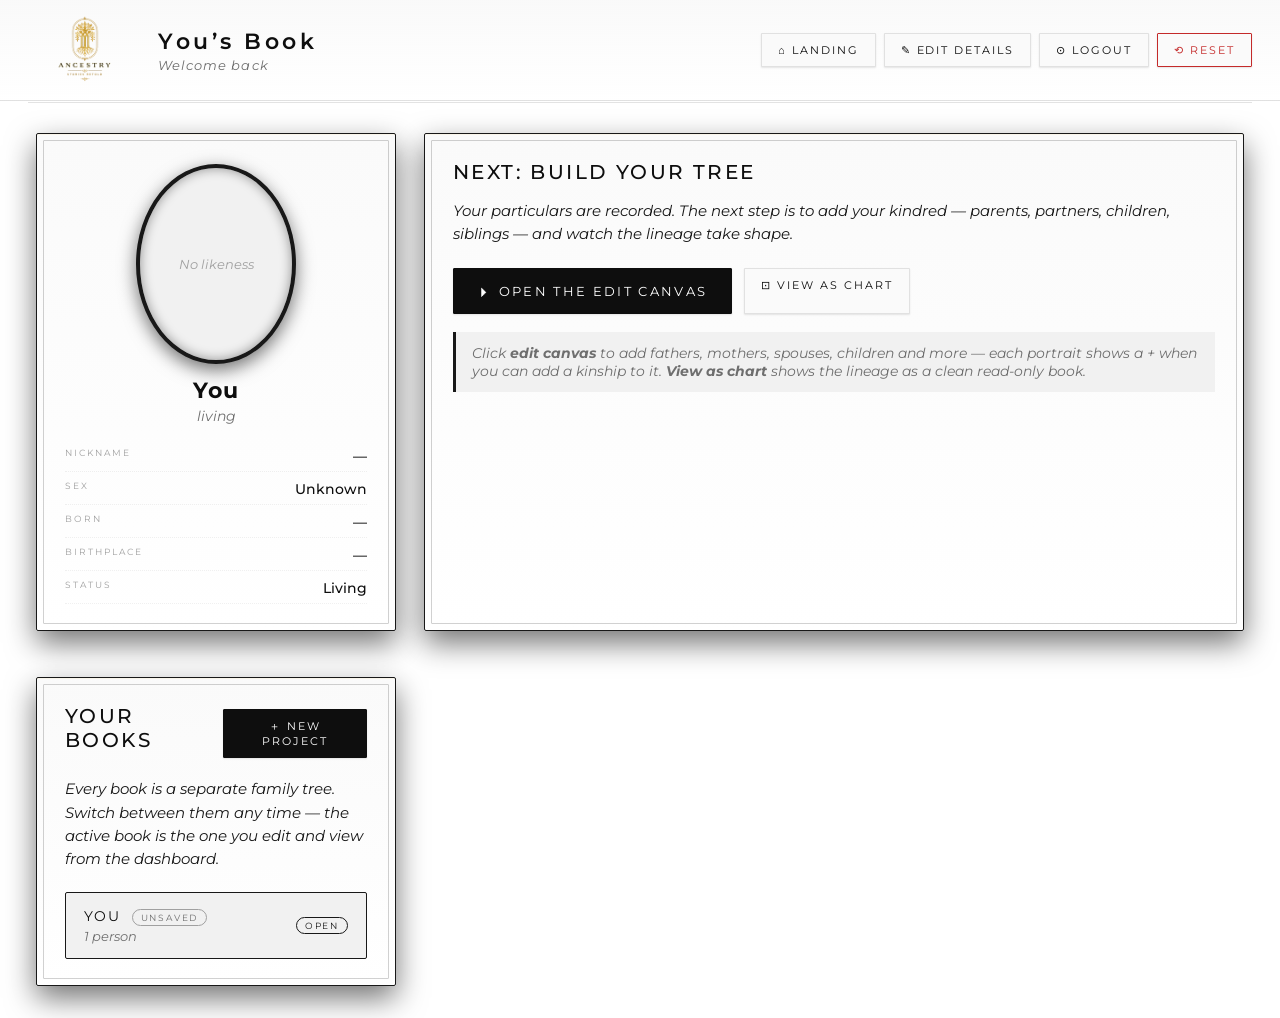
<file: superadmin.html>
<!doctype html>
<html lang="en">
<head>
<meta charset="utf-8" />
<meta http-equiv="refresh" content="0;url=dashboard.html" />
<title>Redirecting…</title>
<script>location.replace('dashboard.html');</script>
</head>
<body>
<p>Single-browser mode has no separate admin. Redirecting to <a href="dashboard.html">the dashboard</a>…</p>
</body>
</html>
</file>
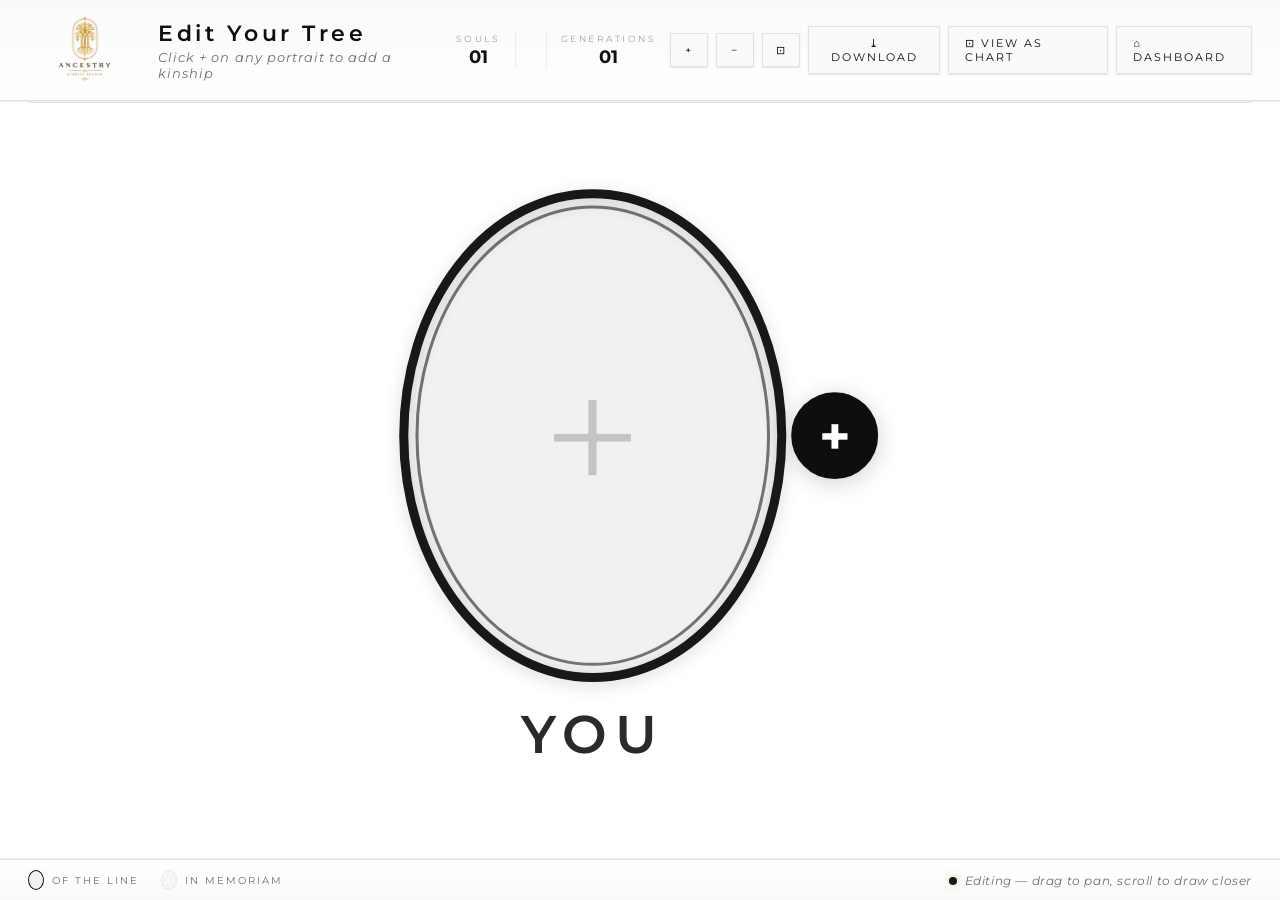
<file: tree-edit.html>
<!doctype html>
<html lang="en">
<head>
<script>try{document.documentElement.removeAttribute("data-theme")}catch(e){}</script>
<meta charset="utf-8" />
<meta name="viewport" content="width=device-width, initial-scale=1" />
<title>Edit Your Tree — Pedigree Archive</title>
<link rel="stylesheet" href="css/style.css?v=73" />
</head>
<body>

<div class="app">

  <!-- TOP BAR -->
  <header class="topbar">
    <div class="brand">
      <img class="brand-mark" src="logo/logo3.png" alt="Ancestry — Stories Retold" />
      <div class="brand-text">
        <div class="title" id="brandTitle">Edit Your Tree</div>
        <div class="subtitle" id="brandSubtitle">Click + on any portrait to add a kinship</div>
      </div>
    </div>
    <div class="hud-stats">
      <div class="stat"><span class="lbl">Souls</span><span class="val" id="statCount">0</span></div>
      <div class="stat"><span class="lbl">Generations</span><span class="val" id="statGens">0</span></div>
    </div>
    <div class="toolbar">
      <button class="btn btn-icon" id="btnZoomIn"  title="Closer">+</button>
      <button class="btn btn-icon" id="btnZoomOut" title="Further">−</button>
      <button class="btn btn-icon" id="btnFit"     title="Whole canvas">⊡</button>
      <button class="btn"          id="btnDownload" title="Download as printable JPG">⤓ Download</button>
      <a class="btn"          href="tree-view.html" title="Open the read-only chart view">⊡ View as chart</a>
      <a class="btn"          href="dashboard.html">⌂ Dashboard</a>
    </div>
  </header>

  <!-- STAGE -->
  <main class="stage" id="stage">
    <div class="bracket-tl"></div><div class="bracket-tr"></div>
    <div class="bracket-bl"></div><div class="bracket-br"></div>

    <svg id="pedigreeSvg" xmlns="http://www.w3.org/2000/svg" preserveAspectRatio="xMidYMid meet"></svg>

    <!-- empty-tree banner -->
    <div class="canvas-empty hidden" id="canvasEmpty">
      <div class="ce-card">
        <h2>An empty page</h2>
        <p>Your book has no kindred yet. Click the + on your portrait to add the first relation — a parent, a partner, a child.</p>
      </div>
    </div>

    <!-- KINSHIP-ADD PANEL (slides from right) -->
    <aside class="kin-panel hidden" id="kinPanel">
      <header class="kp-head">
        <div class="kp-head-text">
          <div class="kp-head-eyebrow">Add a kinship to</div>
          <div class="kp-head-name" id="kpToName">—</div>
        </div>
        <button class="btn btn-icon" id="kpClose" title="Close (Esc)">×</button>
      </header>

      <!-- step 1: pick relation type -->
      <div class="kp-step" id="kpStepType">
        <div class="kp-section-h">Choose the relation</div>
        <div class="kp-relation-grid">
          <button class="kp-rel" data-rel="father"      title="Add a father">♂ Father</button>
          <button class="kp-rel" data-rel="mother"      title="Add a mother">♀ Mother</button>
          <button class="kp-rel" data-rel="spouse"      title="Add a husband or wife">⚭ Spouse</button>
          <button class="kp-rel" data-rel="child"       title="Add a son or daughter">⚲ Child</button>
          <button class="kp-rel" data-rel="sibling"     title="Add a brother or sister (shares parents)">⚭ Sibling</button>
          <button class="kp-rel" data-rel="grandparent" title="Add a parent of one of this person's parents">✦ Grandparent</button>
          <button class="kp-rel" data-rel="cousin"      title="Add a child of one of this person's aunts or uncles">✦ Cousin</button>
        </div>
        <div class="kp-hint" id="kpHint"></div>
      </div>

      <!-- step 2: any qualifier picker (e.g. via father/mother for grandparent) -->
      <div class="kp-step hidden" id="kpStepQualifier">
        <div class="kp-section-h" id="kpQualHead">Through which line?</div>
        <div class="kp-qual-grid" id="kpQualOptions"></div>
        <div class="kp-actions">
          <button type="button" class="btn" id="kpQualBack">← Back</button>
        </div>
      </div>

      <!-- step 3: person form -->
      <div class="kp-step hidden" id="kpStepForm">
        <div class="kp-section-h" id="kpFormHead">Particulars</div>

        <!-- "or link existing" entry — toggles the picker below -->
        <div class="kp-existing-row">
          <button type="button" class="link-btn" id="kpPickExisting">↓ Or link someone already in your tree</button>
        </div>

        <form id="kpForm" class="kp-form">

          <!-- relationship type (only for parents/grandparents) -->
          <div class="field-group full" id="kpRelTypeGroup" style="display:none;">
            <label>Relationship type</label>
            <div class="tag-picker" id="kpRelTypePicker">
              <div class="tag-pick active" data-val="biological">Biological</div>
              <div class="tag-pick"        data-val="adoptive">Adoptive</div>
              <div class="tag-pick"        data-val="step">Step</div>
            </div>
          </div>

          <div class="kp-grid">
            <div class="field-group">
              <label for="kpName">Full name <em>required</em></label>
              <input type="text" id="kpName" required maxlength="100" />
            </div>
            <div class="field-group">
              <label for="kpNick">Nickname</label>
              <input type="text" id="kpNick" maxlength="60" />
            </div>

            <div class="field-group full">
              <label>Sex</label>
              <div class="tag-picker" id="kpGenderPicker">
                <div class="tag-pick" data-val="male">♂ Man</div>
                <div class="tag-pick" data-val="female">♀ Woman</div>
                <div class="tag-pick" data-val="unknown">✦ Unrecorded</div>
              </div>
            </div>

            <div class="field-group">
              <label for="kpBirthDate">Date of birth</label>
              <input type="date" id="kpBirthDate" />
            </div>
            <div class="field-group">
              <label for="kpBirthPlace">Place of birth</label>
              <input type="text" id="kpBirthPlace" maxlength="120" />
            </div>

            <div class="field-group full">
              <label>Status</label>
              <div class="tag-picker" id="kpStatusPicker">
                <div class="tag-pick active" data-val="alive">✦ Living</div>
                <div class="tag-pick"        data-val="deceased">† Departed</div>
              </div>
            </div>

            <div class="field-group death-only" style="display:none;">
              <label for="kpDeathDate">Date of death</label>
              <input type="date" id="kpDeathDate" />
            </div>
            <div class="field-group death-only" style="display:none;">
              <label for="kpDeathPlace">Place of death</label>
              <input type="text" id="kpDeathPlace" maxlength="120" />
            </div>

            <!-- spouse-only fields -->
            <div class="field-group spouse-only" style="display:none;">
              <label for="kpMarriageDate">Date of marriage</label>
              <input type="date" id="kpMarriageDate" />
            </div>
            <div class="field-group spouse-only" style="display:none;">
              <label for="kpDivorceDate">Date of divorce <em>(if any)</em></label>
              <input type="date" id="kpDivorceDate" />
            </div>

            <div class="field-group full">
              <label for="kpPhotoFile">Likeness</label>
              <div class="photo-upload-row">
                <div class="photo-upload-preview" id="kpPhotoPreview">
                  <span class="ph">No likeness</span>
                </div>
                <div class="photo-upload-controls">
                  <input type="file" id="kpPhotoFile" accept="image/*" />
                  <button type="button" class="btn" id="kpPhotoClear" style="margin-top:8px;">Clear</button>
                </div>
              </div>
            </div>

            <div class="field-group full">
              <label for="kpNotes">A short note</label>
              <textarea id="kpNotes" maxlength="600"></textarea>
            </div>
          </div>

          <div class="kp-actions">
            <button type="button" class="btn" id="kpFormBack">← Back</button>
            <button type="submit" class="btn primary">⏵ Save kinship</button>
          </div>

          <div class="auth-status" id="kpStatus"></div>
        </form>
      </div>

      <!-- step 3b: existing-person picker — shown when user clicks
           "Or link someone already in your tree" -->
      <div class="kp-step hidden" id="kpStepExisting">
        <div class="kp-section-h">Pick someone already in your tree</div>
        <div class="kp-existing-list" id="kpExistingList"></div>
        <div class="kp-actions">
          <button type="button" class="btn" id="kpExistingBack">← Back to form</button>
        </div>
        <div class="auth-status" id="kpExistingStatus"></div>
      </div>
    </aside>

    <!-- INSPECTOR (small read-only summary on click; offers Edit/Delete) -->
    <aside class="inspector hidden" id="inspector">
      <header>
        <div style="flex:1;min-width:0;">
          <div class="name" id="iName">—</div>
          <div class="id-badge" id="iRel">—</div>
        </div>
        <button class="btn btn-icon" id="iClose" title="Close (Esc)">×</button>
      </header>
      <div class="i-photo-wrap" id="iPhotoWrap" style="display:none;">
        <img class="i-photo" id="iPhoto" alt="" />
      </div>
      <div class="status" id="iStatus"></div>
      <div class="field"><span class="k">Sex</span><span class="v" id="iGender">—</span></div>
      <div class="field"><span class="k">Born</span><span class="v" id="iBorn">—</span></div>
      <div class="field"><span class="k">Birthplace</span><span class="v" id="iBornPlace">—</span></div>
      <div class="field"><span class="k">Estate</span><span class="v" id="iAlive">—</span></div>
      <div class="notes" id="iNotes">—</div>
      <div class="relations" id="iRelations"></div>

      <div class="form-actions" style="margin-top:14px;padding-top:14px;border-top:1px solid var(--border-soft);">
        <button class="btn primary" id="iEdit">✎ Edit</button>
        <button class="btn"         id="iAddKin">+ Add kinship</button>
        <button class="btn danger"  id="iDelete">⚠ Remove</button>
      </div>
    </aside>

    <!-- EDIT-PERSON MODAL -->
    <div class="kp-modal hidden" id="editModal">
      <div class="kp-modal-card">
        <header class="kp-head">
          <div class="kp-head-text">
            <div class="kp-head-eyebrow">Edit particulars</div>
            <div class="kp-head-name" id="emHeadName">—</div>
          </div>
          <button class="btn btn-icon" id="emClose" title="Close">×</button>
        </header>
        <form id="emForm" class="kp-form" style="padding:18px 22px 22px;">
          <div class="kp-grid">
            <div class="field-group">
              <label for="emName">Full name <em>required</em></label>
              <input type="text" id="emName" required maxlength="100" />
            </div>
            <div class="field-group">
              <label for="emNick">Nickname</label>
              <input type="text" id="emNick" maxlength="60" />
            </div>

            <div class="field-group full">
              <label>Sex</label>
              <div class="tag-picker" id="emGenderPicker">
                <div class="tag-pick" data-val="male">♂ Man</div>
                <div class="tag-pick" data-val="female">♀ Woman</div>
                <div class="tag-pick" data-val="unknown">✦ Unrecorded</div>
              </div>
            </div>

            <div class="field-group">
              <label for="emBirthDate">Date of birth</label>
              <input type="date" id="emBirthDate" />
            </div>
            <div class="field-group">
              <label for="emBirthPlace">Place of birth</label>
              <input type="text" id="emBirthPlace" maxlength="120" />
            </div>

            <div class="field-group full">
              <label>Status</label>
              <div class="tag-picker" id="emStatusPicker">
                <div class="tag-pick active" data-val="alive">✦ Living</div>
                <div class="tag-pick"        data-val="deceased">† Departed</div>
              </div>
            </div>

            <div class="field-group em-death-only" style="display:none;">
              <label for="emDeathDate">Date of death</label>
              <input type="date" id="emDeathDate" />
            </div>
            <div class="field-group em-death-only" style="display:none;">
              <label for="emDeathPlace">Place of death</label>
              <input type="text" id="emDeathPlace" maxlength="120" />
            </div>

            <div class="field-group full">
              <label>Likeness</label>
              <div class="photo-upload-row">
                <div class="photo-upload-preview" id="emPhotoPreview">
                  <span class="ph">No likeness</span>
                </div>
                <div class="photo-upload-controls">
                  <input type="file" id="emPhotoFile" accept="image/*" />
                  <button type="button" class="btn" id="emPhotoClear" style="margin-top:8px;">Clear</button>
                </div>
              </div>
            </div>

            <div class="field-group full">
              <label for="emNotes">A short note</label>
              <textarea id="emNotes" maxlength="600"></textarea>
            </div>
          </div>
          <div class="kp-actions">
            <button type="button" class="btn" id="emCancel">Cancel</button>
            <button type="submit" class="btn primary">⏵ Save</button>
          </div>
          <div class="auth-status" id="emStatus"></div>
        </form>
      </div>
    </div>

  </main>

  <footer class="bottombar">
    <div class="legend">
      <div class="legend-item"><div class="legend-icon"></div>Of the line</div>
      <div class="legend-item"><div class="legend-icon deceased"></div>In memoriam</div>
    </div>
    <div>
      <span class="status-dot"></span>Editing — drag to pan, scroll to draw closer
    </div>
  </footer>
</div>

<div class="toast-stack" id="toasts"></div>


<script src="js/config.js?v=61"></script>
<script src="js/supa.js?v=61"></script>
<script src="js/gate.js?v=61"></script>
<script>Gate.require();</script>
<script src="js/auth.js?v=61"></script>
<script src="js/sounds.js?v=61"></script>
<script src="js/click-sound.js?v=61"></script>
<script src="js/theme.js?v=61"></script>
<script src="js/pedigree.js?v=74"></script>
<script src="js/tree-edit.js?v=74"></script>
</body>
</html>
</file>
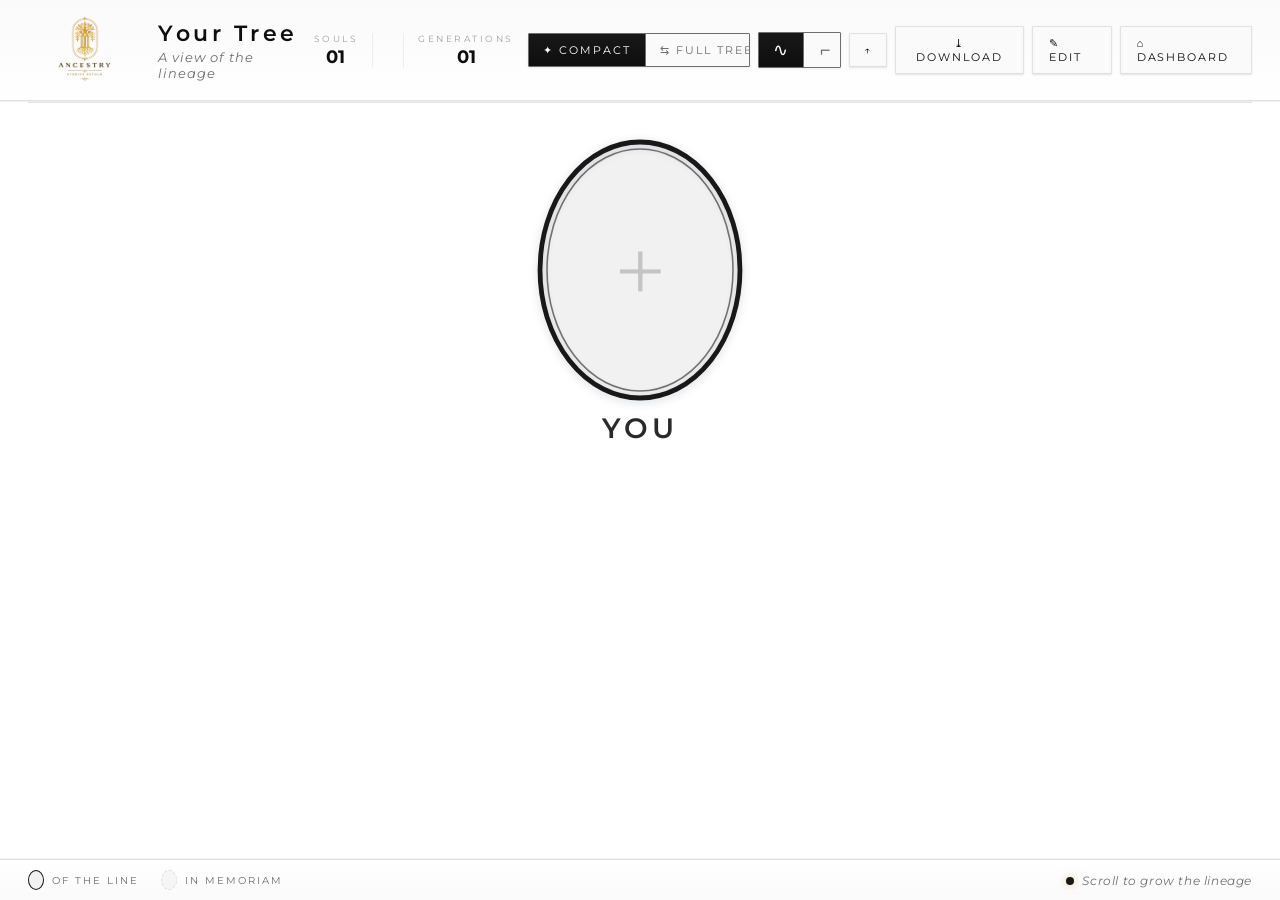
<file: tree-view.html>
<!doctype html>
<html lang="en">
<head>
<script>try{document.documentElement.removeAttribute("data-theme")}catch(e){}</script>
<meta charset="utf-8" />
<meta name="viewport" content="width=device-width, initial-scale=1" />
<title>Your Tree — Pedigree Archive</title>
<link rel="stylesheet" href="css/style.css?v=73" />
</head>
<body>

<div class="app">

  <header class="topbar">
    <div class="brand">
      <img class="brand-mark" src="logo/logo3.png" alt="Ancestry — Stories Retold" />
      <div class="brand-text">
        <div class="title" id="brandTitle">Your Tree</div>
        <div class="subtitle" id="brandSubtitle">A view of the lineage</div>
      </div>
    </div>
    <div class="hud-stats">
      <div class="stat"><span class="lbl">Souls</span><span class="val" id="statCount">0</span></div>
      <div class="stat"><span class="lbl">Generations</span><span class="val" id="statGens">0</span></div>
    </div>
    <div class="toolbar">
      <div class="view-toggle" role="group" aria-label="Layout">
        <button class="vt-btn active" id="btnLayoutWrap" data-layout="wrap" title="Compact: wide sibling rows wrap into stacked sub-rows">✦ Compact</button>
        <button class="vt-btn"        id="btnLayoutFull" data-layout="full" title="Full tree: every generation on its own horizontal line">⇆ Full Tree</button>
      </div>
      <div class="view-toggle vt-icon-only" role="group" aria-label="Branch style">
        <button class="vt-btn active" id="btnBranchCurve"   data-branch="curve"   aria-label="Curved branches"     title="Curved Bezier branches">∿</button>
        <button class="vt-btn"        id="btnBranchAngular" data-branch="angular" aria-label="Angular branches"    title="Right-angle orthogonal branches">⌐</button>
      </div>
      <button class="btn btn-icon" id="btnTop"      title="Scroll to top">↑</button>
      <button class="btn"          id="btnDownload" title="Download as printable JPG">⤓ Download</button>
      <a class="btn"          href="tree-edit.html" title="Open the edit canvas">✎ Edit</a>
      <a class="btn"          href="dashboard.html">⌂ Dashboard</a>
    </div>
  </header>

  <main class="stage scroll-mode" id="stage">
    <div class="bracket-tl"></div><div class="bracket-tr"></div>
    <div class="bracket-bl"></div><div class="bracket-br"></div>

    <svg id="pedigreeSvg" xmlns="http://www.w3.org/2000/svg" preserveAspectRatio="xMidYMid meet"></svg>

    <div class="canvas-empty hidden" id="canvasEmpty">
      <div class="ce-card">
        <h2>An empty page</h2>
        <p>Your book has no kindred yet. Open the edit canvas to begin adding relations.</p>
        <a class="btn primary" href="tree-edit.html" style="margin-top:14px;">⏵ Open the edit canvas</a>
      </div>
    </div>

    <aside class="inspector hidden" id="inspector">
      <header>
        <div style="flex:1;min-width:0;">
          <div class="name" id="iName">—</div>
          <div class="id-badge" id="iRel">—</div>
        </div>
        <button class="btn btn-icon" id="iClose" title="Close (Esc)">×</button>
      </header>
      <div class="i-photo-wrap" id="iPhotoWrap" style="display:none;">
        <img class="i-photo" id="iPhoto" alt="" />
      </div>
      <div class="status" id="iStatus"></div>
      <div class="field"><span class="k">Sex</span><span class="v" id="iGender">—</span></div>
      <div class="field"><span class="k">Born</span><span class="v" id="iBorn">—</span></div>
      <div class="field"><span class="k">Birthplace</span><span class="v" id="iBornPlace">—</span></div>
      <div class="field"><span class="k">Estate</span><span class="v" id="iAlive">—</span></div>
      <div class="notes" id="iNotes">—</div>
      <div class="relations" id="iRelations"></div>
    </aside>

  </main>

  <footer class="bottombar">
    <div class="legend">
      <div class="legend-item"><div class="legend-icon"></div>Of the line</div>
      <div class="legend-item"><div class="legend-icon deceased"></div>In memoriam</div>
    </div>
    <div>
      <span class="status-dot"></span>Scroll to grow the lineage
    </div>
  </footer>
</div>

<div class="toast-stack" id="toasts"></div>


<script src="js/config.js?v=61"></script>
<script src="js/supa.js?v=61"></script>
<script src="js/gate.js?v=61"></script>
<script>Gate.require();</script>
<script src="js/auth.js?v=61"></script>
<script src="js/sounds.js?v=61"></script>
<script src="js/click-sound.js?v=61"></script>
<script src="js/theme.js?v=61"></script>
<script src="js/pedigree.js?v=74"></script>
<script src="js/tree-view.js?v=74"></script>
</body>
</html>
</file>
<file: css/style.css>
/* ============================================================
   PEDIGREE ARCHIVE — clean minimal modern theme
   White ground, near-black text, hairline rules, sans-serif.
   ============================================================ */

@import url('https://fonts.googleapis.com/css2?family=Montserrat:wght@300;400;500;600;700;800&family=Cinzel:wght@400;500;600;700;900&family=Cormorant+Garamond:ital,wght@0,400;0,500;0,600;0,700;1,400;1,500&family=Pinyon+Script&display=swap');

:root {
  /* DEFAULT THEME — clean minimal modern.
     Pure white surface, near-black text, hairline rules, sans-serif.
     Variable names kept from the prior heritage themes to avoid
     touching thousands of references; their VALUES now describe the
     minimal palette. Heritage themes below as opt-in overrides. */
  --ink-0:        #ffffff;     /* page background */
  --ink-1:        #fafafa;     /* card / surface */
  --ink-2:        #f1f1f1;     /* panel / inset */
  --ink-3:        #e5e5e5;     /* divider */

  /* "gold" is now black/charcoal — accent role, no metallic tone */
  --gold:         #181818;
  --gold-bright:  #2a2a2a;
  --gold-deep:    #0e0e0e;
  --gold-dim:     #6e6e6e;
  --gold-faint:   rgba(0, 0, 0, 0.06);
  --gold-soft:    rgba(0, 0, 0, 0.18);

  /* text scale — strongest → faintest */
  --ivory:        #0e0e0e;
  --parchment:    #181818;
  --parchment-dim:#6e6e6e;
  --parchment-faint: #a0a0a0;

  /* sparing colour accents — only used for danger/in-memoriam */
  --rose:         #c42a2a;
  --rose-deep:    #9a1f1f;
  --ivy:          #2a8b3e;
  --crimson:      #c42a2a;
  --royal-blue:   #1b2e49;

  --border:       rgba(0, 0, 0, 0.10);
  --border-soft:  rgba(0, 0, 0, 0.06);
  --panel:        #ffffff;

  --font-display: 'Montserrat', 'Helvetica Neue', Arial, sans-serif;
  --font-body:    'Montserrat', 'Helvetica Neue', Arial, sans-serif;
  --font-script:  'Montserrat', 'Helvetica Neue', Arial, sans-serif;

  /* Photo treatment: no sepia tint — portraits read as themselves */
  --photo-filter:       grayscale(0) saturate(1) brightness(1) contrast(1);
  --photo-filter-hover: grayscale(0) saturate(1.05) brightness(1.02) contrast(1.02);
}

/* Bordeaux — previous default, now opt-in. */
[data-theme="bordeaux"] {
  --ink-0: #490c1e;
  --ink-1: #561328;
  --ink-2: #631c33;
  --ink-3: #72253f;
  --gold: #bfa06a;
  --gold-bright: #d4b87f;
  --gold-deep: #8a7a4a;
  --gold-dim: #5e5230;
  --gold-faint: rgba(191, 160, 106, 0.22);
  --gold-soft:  rgba(191, 160, 106, 0.45);
  --ivory:        #f0e6c2;
  --parchment:    #e8d8a8;
  --parchment-dim:#c79c9e;
  --parchment-faint: #8a6b71;
  --rose:         #f0a8b5;
  --rose-deep:    #c97a8a;
  --ivy:          #8fbf7e;
  --border:       rgba(240, 230, 194, 0.22);
  --border-soft:  rgba(240, 230, 194, 0.12);
  --panel:        rgba(86, 19, 40, 0.96);
  --font-display: 'Cinzel', 'Trajan Pro', Georgia, serif;
  --font-body:    'Cormorant Garamond', 'EB Garamond', Georgia, serif;
  --photo-filter:       sepia(0.20) saturate(0.88) brightness(1.00) contrast(1.03);
  --photo-filter-hover: sepia(0.10) saturate(1.00) brightness(1.05) contrast(1.06);
}

/* Ivoire doux — the previous default, now opt-in. */
[data-theme="ivoire"] {
  --ink-0: #f0e6c2;
  --ink-1: #ebe0b4;
  --ink-2: #e3d6a0;
  --ink-3: #d8c98c;
  --gold: #bfa06a;
  --gold-bright: #d4b87f;
  --gold-deep: #8a7a4a;
  --gold-dim: #5e5230;
  --gold-faint: rgba(191, 160, 106, 0.20);
  --gold-soft:  rgba(191, 160, 106, 0.50);
  --ivory:        #1b2e49;
  --parchment:    #2a3d5c;
  --parchment-dim:#6b7184;
  --parchment-faint: #9da4b6;
  --rose:         #490c1e;
  --rose-deep:    #320614;
  --ivy:          #07312a;
  --crimson:      #490c1e;
  --royal-blue:   #1b2e49;
  --border:       rgba(27, 46, 73, 0.20);
  --border-soft:  rgba(27, 46, 73, 0.10);
  --panel:        rgba(235, 224, 180, 0.96);
  --photo-filter:       sepia(0.30) saturate(0.88) brightness(0.98) contrast(1.04);
  --photo-filter-hover: sepia(0.18) saturate(1.00) brightness(1.02) contrast(1.06);
}

/* ============================================================
   ALTERNATE THEMES — applied via [data-theme] on <html>.
   Five palettes built from the same five colour family.
   ============================================================ */

[data-theme="bleu-nuit"] {
  --ink-0: #1b2e49;
  --ink-1: #243957;
  --ink-2: #2c4264;
  --ink-3: #364c70;
  --gold: #bfa06a;
  --gold-bright: #d4b87f;
  --gold-deep: #8a7a4a;
  --gold-dim: #5e5230;
  --gold-faint: rgba(191, 160, 106, 0.20);
  --gold-soft:  rgba(191, 160, 106, 0.45);
  --ivory:        #f0e6c2;
  --parchment:    #e0d5a8;
  --parchment-dim:#9da4b6;
  --parchment-faint: #6b7184;
  --rose:         #c97a8a;
  --rose-deep:    #8a4d5a;
  --ivy:          #5e9054;
  --border:       rgba(240, 230, 194, 0.22);
  --border-soft:  rgba(240, 230, 194, 0.12);
  --panel:        rgba(36, 57, 87, 0.96);
  --photo-filter:       sepia(0.20) saturate(0.85) brightness(1.00) contrast(1.03);
  --photo-filter-hover: sepia(0.10) saturate(1.00) brightness(1.05) contrast(1.06);
}

[data-theme="vert-profond"] {
  --ink-0: #07312a;
  --ink-1: #0d3e35;
  --ink-2: #134a40;
  --ink-3: #1a584c;
  --gold: #bfa06a;
  --gold-bright: #d4b87f;
  --gold-deep: #8a7a4a;
  --gold-dim: #5e5230;
  --gold-faint: rgba(191, 160, 106, 0.22);
  --gold-soft:  rgba(191, 160, 106, 0.45);
  --ivory:        #f0e6c2;
  --parchment:    #d4c89a;
  --parchment-dim:#98ab9f;
  --parchment-faint: #6b7e72;
  --rose:         #c97a8a;
  --rose-deep:    #8a4d5a;
  --ivy:          #8fbf7e;
  --border:       rgba(240, 230, 194, 0.22);
  --border-soft:  rgba(240, 230, 194, 0.12);
  --panel:        rgba(13, 62, 53, 0.96);
  --photo-filter:       sepia(0.18) saturate(0.85) brightness(1.00) contrast(1.03);
  --photo-filter-hover: sepia(0.08) saturate(1.00) brightness(1.05) contrast(1.06);
}

/* [data-theme="bordeaux"] is the default — defined in :root above. */

[data-theme="or-vieilli"] {
  --ink-0: #d4b780;
  --ink-1: #dec295;
  --ink-2: #e7cea7;
  --ink-3: #efdbbd;
  --gold: #6b5418;             /* darker gold reads on a gold bg */
  --gold-bright: #8a6d20;
  --gold-deep: #4a3a10;
  --gold-dim: #2e2308;
  --gold-faint: rgba(107, 84, 24, 0.18);
  --gold-soft:  rgba(107, 84, 24, 0.45);
  --ivory:        #1b2e49;
  --parchment:    #2a3d5c;
  --parchment-dim:#5a4d2e;
  --parchment-faint: #7a6c4e;
  --rose:         #490c1e;
  --rose-deep:    #320614;
  --ivy:          #07312a;
  --border:       rgba(27, 46, 73, 0.25);
  --border-soft:  rgba(27, 46, 73, 0.12);
  --panel:        rgba(222, 194, 149, 0.96);
  --photo-filter:       sepia(0.32) saturate(0.88) brightness(0.97) contrast(1.04);
  --photo-filter-hover: sepia(0.20) saturate(1.00) brightness(1.02) contrast(1.06);
}

/* edit canvas: while a portrait is being dragged for sibling reorder,
   give the stage a grabbing cursor and let the dragged portrait's
   inline opacity:0.55 communicate the active drag. */
.stage.is-dragging { cursor: grabbing; }

/* ============================================================
   THEME PICKER — fixed top-right swatch row, visible on every page.
   ============================================================ */

.theme-picker {
  /* Hidden for now — feature kept in code so we can re-enable later. */
  display: none !important;
  position: fixed;
  bottom: 60px; right: 14px;     /* clears the bottombar legend on tree pages */
  z-index: 1500;
  display: flex; gap: 6px;
  padding: 6px 8px;
  background: rgba(255, 255, 255, 0.92);   /* neutral so it reads on every theme */
  border: 1px solid rgba(0, 0, 0, 0.18);
  border-radius: 24px;
  box-shadow: 0 6px 18px rgba(0, 0, 0, 0.30);
  backdrop-filter: blur(8px);
  -webkit-backdrop-filter: blur(8px);
}
.theme-sw {
  width: 18px; height: 18px;
  border-radius: 50%;
  border: 1.5px solid rgba(0, 0, 0, 0.18);
  cursor: pointer;
  padding: 0;
  transition: transform 0.15s ease, box-shadow 0.15s ease;
  background-clip: padding-box;
}
.theme-sw:hover { transform: scale(1.15); }
.theme-sw.active {
  transform: scale(1.20);
  box-shadow:
    0 0 0 2px #ffffff,
    0 0 0 3.5px var(--gold);
}
@media (max-width: 720px) {
  .theme-picker { bottom: 56px; right: 8px; padding: 4px 6px; gap: 4px; }
  .theme-sw { width: 16px; height: 16px; }
}

* { box-sizing: border-box; }

/* ============================================================
   FIRST-VISIT DEMO — full-screen autoplay walkthrough.
   Self-contained so it works on every theme without editing.
   ============================================================ */
.demo-overlay {
  position: fixed; inset: 0;
  z-index: 9000;
  background: rgba(8, 6, 4, 0.86);
  backdrop-filter: blur(6px);
  -webkit-backdrop-filter: blur(6px);
  display: flex; flex-direction: column; align-items: center; justify-content: center;
  padding: 40px 20px 60px;
  animation: demoFadeIn 0.45s ease-out;
}
@keyframes demoFadeIn { from { opacity: 0; } to { opacity: 1; } }
.demo-overlay.demo-out { animation: demoFadeOut 0.4s ease-in forwards; }
@keyframes demoFadeOut { to { opacity: 0; } }

.demo-skip {
  position: absolute; top: 18px; right: 22px;
  background: rgba(255, 255, 255, 0.10);
  color: #f0e6c2;
  border: 1px solid rgba(255, 255, 255, 0.22);
  padding: 8px 16px;
  font-family: 'Cinzel', serif;
  font-size: 11px; letter-spacing: 0.22em; text-transform: uppercase;
  border-radius: 24px;
  cursor: pointer;
  transition: all 0.2s;
}
.demo-skip:hover { background: rgba(255, 255, 255, 0.18); border-color: #bfa06a; color: #fff; }

.demo-progress {
  display: flex; gap: 8px;
  margin-bottom: 18px;
}
.demo-dot {
  width: 30px; height: 3px; border-radius: 2px;
  background: rgba(255, 255, 255, 0.18);
  cursor: pointer;
  transition: background 0.25s;
}
.demo-dot:hover { background: rgba(255, 255, 255, 0.32); }
.demo-dot.active { background: #bfa06a; }

.demo-frame {
  position: relative;
  width: min(720px, 100%);
  height: 460px;
  background: #1a1108;
  border: 1px solid rgba(191, 160, 106, 0.35);
  border-radius: 8px;
  box-shadow: 0 28px 80px rgba(0, 0, 0, 0.7);
  overflow: hidden;
}
.demo-stage {
  position: absolute; inset: 0;
  display: flex; align-items: center; justify-content: center;
  padding: 24px;
}

.demo-cursor {
  position: absolute;
  top: 0; left: 0;
  width: 22px; height: 22px;
  margin: -11px 0 0 -11px;       /* centre the dot at the translate point */
  border-radius: 50%;
  background: rgba(241, 214, 138, 0.95);
  box-shadow: 0 0 0 2px rgba(0, 0, 0, 0.45), 0 0 14px rgba(241, 214, 138, 0.7);
  pointer-events: none;
  transition: transform 0.55s cubic-bezier(0.4, 0.0, 0.2, 1);
  z-index: 5;
}
.demo-cursor::before {
  content: '';
  position: absolute; inset: 6px;
  background: #1a1108;
  border-radius: 50%;
}

.demo-caption {
  margin-top: 22px;
  color: #f0e6c2;
  font-family: 'Cormorant Garamond', Georgia, serif;
  font-style: italic;
  font-size: 18px;
  text-align: center;
  max-width: 720px;
  line-height: 1.45;
  min-height: 48px;
  animation: demoCaptionIn 0.4s ease-out;
}
@keyframes demoCaptionIn { from { opacity: 0; transform: translateY(6px); } to { opacity: 1; transform: none; } }

/* ----- mock scenes ----- */
.demo-card {
  width: 100%;
  background: #f5efe2;
  color: #1b2e49;
  border: 1px solid #bfa06a;
  border-radius: 4px;
  padding: 28px 32px;
  text-align: center;
  font-family: 'Cormorant Garamond', Georgia, serif;
  animation: demoCardIn 0.45s ease-out;
}
@keyframes demoCardIn { from { opacity: 0; transform: translateY(10px) scale(0.98); } to { opacity: 1; transform: none; } }

.demo-card h1, .demo-card h2 {
  font-family: 'Cinzel', serif;
  color: #1b2e49;
  font-weight: 600;
  letter-spacing: 0.10em;
  margin: 0 0 10px;
}
.demo-card h1 { font-size: 38px; }
.demo-card h2 { font-size: 22px; }

.demo-card .demo-eyebrow {
  font-family: 'Cinzel', serif;
  font-size: 10px; letter-spacing: 0.30em; text-transform: uppercase;
  color: #8a7a4a;
  margin-bottom: 6px;
}
.demo-card .demo-flourish {
  font-family: 'Pinyon Script', cursive;
  font-size: 28px;
  color: #bfa06a;
  margin-bottom: 6px;
}
.demo-card p {
  font-style: italic; color: #2a3d5c; font-size: 15px;
  margin: 8px 0 0;
  line-height: 1.5;
}

.demo-field {
  display: flex; flex-direction: column; gap: 4px;
  margin: 12px 0; text-align: left;
}
.demo-field-full { grid-column: 1 / -1; }
.demo-field label {
  font-family: 'Cinzel', serif;
  font-size: 10px; letter-spacing: 0.22em; text-transform: uppercase;
  color: #6b7184;
}
.demo-field input {
  background: #fff;
  border: 1px solid rgba(27, 46, 73, 0.20);
  padding: 9px 12px;
  font-family: 'Cormorant Garamond', Georgia, serif;
  font-size: 16px;
  color: #1b2e49;
  border-radius: 1px;
}
.demo-grid {
  display: grid; grid-template-columns: 1fr 1fr; gap: 10px 18px;
  margin: 14px 0;
}
.demo-pickers { display: flex; gap: 8px; }
.demo-pick {
  display: inline-block;
  padding: 7px 14px;
  font-family: 'Cinzel', serif; font-size: 11px; letter-spacing: 0.18em; text-transform: uppercase;
  color: #1b2e49; background: #fff; border: 1px solid #bfa06a;
  border-radius: 1px;
  cursor: pointer;
  transition: all 0.18s;
}
.demo-pick.active, .demo-pick.demo-clicked {
  background: linear-gradient(180deg, #bfa06a, #8a7a4a);
  color: #fff;
}
.demo-btn {
  display: inline-block;
  margin-top: 14px;
  padding: 12px 22px;
  font-family: 'Cinzel', serif; font-size: 12px; letter-spacing: 0.22em; text-transform: uppercase;
  border-radius: 1px;
  cursor: pointer;
  border: 1px solid #1b2e49;
  background: #1b2e49; color: #f0e6c2;
  transition: all 0.18s;
}
.demo-btn.primary:hover, .demo-btn.demo-clicked {
  background: #490c1e; border-color: #490c1e;
}

/* tree scene */
.demo-tree { padding: 18px 18px 10px; background: #f5efe2; }
.demo-svg { width: 100%; height: 320px; display: block; }
.demo-ring { fill: none; stroke: #bfa06a; stroke-width: 2; }
.demo-label {
  font-family: 'Cinzel', serif; font-size: 11px; letter-spacing: 0.18em;
  fill: #1b2e49;
}
.demo-plus {
  fill: #bfa06a; stroke: #fff; stroke-width: 1.5;
  cursor: pointer;
}
.demo-plus-text { fill: #fff; font-family: 'Cinzel', serif; font-size: 14px; font-weight: 700; }
.demo-branch { stroke: #bfa06a; stroke-width: 1.4; opacity: 0; transition: opacity 0.5s ease; }
.demo-branch.shown { opacity: 0.8; }
.demo-node.demo-appear { opacity: 0; transform-origin: center; transition: opacity 0.5s ease, transform 0.5s ease; }
.demo-node.demo-appear.shown { opacity: 1; }
.demo-relpicker {
  display: flex; gap: 8px; justify-content: center;
  margin-top: 6px;
}
.demo-clicked.demo-plus { transform-origin: center; transform: scale(1.18); }

/* themes scene */
.demo-themes h2 { margin-bottom: 18px; }
.demo-themelist {
  display: flex; gap: 14px; justify-content: center;
  margin-bottom: 22px;
}
.demo-swatch {
  width: 36px; height: 36px; border-radius: 50%;
  border: 2px solid rgba(0, 0, 0, 0.18);
  cursor: pointer;
  background: var(--c, #ccc);
  padding: 0;
  transition: transform 0.2s;
}
.demo-swatch[data-c="#490c1e"] { background: #490c1e; }
.demo-swatch[data-c="#f0e6c2"] { background: #f0e6c2; }
.demo-swatch[data-c="#1b2e49"] { background: #1b2e49; }
.demo-swatch[data-c="#07312a"] { background: #07312a; }
.demo-swatch[data-c="#bfa06a"] { background: #bfa06a; }
.demo-swatch.demo-clicked { transform: scale(1.25); box-shadow: 0 0 0 2px #fff, 0 0 0 4px #bfa06a; }
.demo-preview {
  height: 120px;
  border-radius: 6px;
  background: #490c1e;
  transition: background 0.5s ease;
  display: flex; align-items: center; justify-content: center;
  color: #f0e6c2;
  font-family: 'Cinzel', serif; font-size: 12px; letter-spacing: 0.22em; text-transform: uppercase;
  border: 1px solid rgba(0,0,0,0.10);
}

@media (max-width: 720px) {
  .demo-frame { height: 420px; }
  .demo-card { padding: 18px 16px; }
  .demo-card h1 { font-size: 28px; }
  .demo-card h2 { font-size: 18px; }
  .demo-grid { grid-template-columns: 1fr; }
  .demo-caption { font-size: 15px; }
  .demo-skip { top: 10px; right: 10px; padding: 6px 12px; font-size: 10px; }
}

html { scroll-behavior: smooth; }
@media (prefers-reduced-motion: reduce) {
  html { scroll-behavior: auto; }
  *, *::before, *::after {
    animation-duration: 0.001ms !important;
    transition-duration: 0.001ms !important;
  }
}

html, body {
  margin: 0; padding: 0;
  width: 100%;
  min-height: 100%;
  /* Form pages (signup, profile, dashboard, details, superadmin) must scroll
     vertically when content overflows the viewport. The canvas pages (landing,
     tree-edit, tree-view) lock their own dimensions inside .landing / .app /
     .stage so they don't push the body to scroll. */
  overflow-x: hidden;
  overflow-y: auto;
  background: var(--ink-0);
  color: var(--parchment);
  font-family: var(--font-body);
  font-size: 16px;
  -webkit-font-smoothing: antialiased;
}

/* Canvas pages opt back into the no-scroll, viewport-locked behaviour */
body:has(.landing),
body:has(.app) {
  overflow: hidden;
  height: 100vh; height: 100dvh;
  user-select: none;
}

/* flat page surface — no gradient, just the active theme's bg colour */
body::before {
  content: '';
  position: fixed; inset: 0;
  background: var(--ink-0);
  pointer-events: none;
  z-index: 0;
}

/* No dark vignette in the light theme — kept as an empty rule so any
   existing references to body::after don't break layout calculations. */
body::after {
  content: none;
}

/* =================== TYPOGRAPHY =================== */
h1, h2, h3, .display {
  font-family: var(--font-display);
  font-weight: 500;
  letter-spacing: 0.12em;
  color: var(--ivory);            /* navy in the light theme */
  margin: 0;
}
h1 { font-size: 26px; font-weight: 600; letter-spacing: 0.14em; }
h2 { font-size: 15px; font-weight: 500; letter-spacing: 0.24em; color: var(--gold-deep); text-transform: uppercase; }
h3 { font-size: 12px; margin: 0 0 12px 0; color: var(--gold-deep); letter-spacing: 0.30em; text-transform: uppercase; font-weight: 500; }

a { color: var(--rose); text-decoration: none; transition: color 0.2s ease; }
a:hover { color: var(--gold-deep); text-shadow: none; }

/* Illuminated section divider — hairline rule with a centred diamond
   ornament. Drop-in: <div class="fleuron-divider"></div>. */
.fleuron-divider {
  display: flex;
  align-items: center;
  justify-content: center;
  gap: 16px;
  margin: 28px auto;
  width: min(560px, 80%);
  color: var(--gold-soft);
}
.fleuron-divider::before,
.fleuron-divider::after {
  content: '';
  flex: 1;
  height: 1px;
  background: linear-gradient(90deg, transparent, var(--gold-soft) 30%, var(--gold-soft) 70%, transparent);
}
.fleuron-divider .fleuron {
  display: inline-block;
  width: 8px; height: 8px;
  transform: rotate(45deg);
  background: var(--gold);
  box-shadow: 0 0 6px rgba(212, 174, 94, 0.4);
}

/* =================== APP FRAME =================== */
.app {
  position: relative;
  width: 100vw; height: 100vh;
  display: grid;
  grid-template-rows: auto 1fr auto;
  z-index: 1;
}

.topbar {
  display: flex;
  align-items: center;
  justify-content: space-between;
  padding: 14px 28px;
  border-bottom: 1px solid var(--border);
  background: linear-gradient(180deg, var(--ink-1), transparent);
  position: relative;
}
/* fine gold double-line under the bar, like a frame edge */
.topbar::after {
  content: '';
  position: absolute;
  left: 28px; right: 28px; bottom: -3px;
  height: 1px;
  background: var(--gold-soft);
  opacity: 0.6;
}

.topbar .brand {
  display: flex; align-items: center; gap: 16px;
}

/* Active brand mark — bundled logo image (logo/logo1.png) */
.brand-mark {
  display: block;
  height: 72px;
  width: auto;
  border-radius: 4px;
  flex-shrink: 0;
}
.landing-brand .brand-mark { height: 110px; }
@media (max-width: 720px) {
  .brand-mark { height: 52px; }
  .landing-brand .brand-mark { height: 76px; }
}

/* heraldic emblem in lieu of sci-fi G — kept for legacy/fallback */
.brand-logo {
  width: 46px; height: 46px;
  position: relative;
  display: grid; place-items: center;
  background:
    radial-gradient(circle at 50% 45%, var(--gold-bright) 0%, var(--gold) 35%, var(--gold-deep) 75%, var(--ink-2) 100%);
  border: 1px solid var(--gold);
  border-radius: 50%;
  box-shadow:
    0 0 14px rgba(203, 166, 86, 0.35),
    inset 0 1px 2px rgba(255, 230, 170, 0.4),
    inset 0 -2px 4px rgba(0, 0, 0, 0.45);
}
.brand-logo span {
  font-family: var(--font-display); font-weight: 900;
  color: var(--ink-0); font-size: 22px;
  text-shadow: 0 1px 0 rgba(255, 235, 180, 0.4);
}
/* tiny rose flourishes either side */
.brand-logo::before, .brand-logo::after {
  content: '✦';
  position: absolute;
  color: var(--gold);
  font-size: 12px;
  top: 50%; transform: translateY(-50%);
  text-shadow: 0 0 6px rgba(203, 166, 86, 0.6);
}
.brand-logo::before { left: -16px; }
.brand-logo::after  { right: -16px; }

.brand-text .title {
  font-family: var(--font-display);
  font-weight: 600;
  color: var(--ivory);             /* navy */
  font-size: 22px;
  letter-spacing: 0.16em;
  text-shadow: none;
}
.brand-text .subtitle {
  font-family: var(--font-body);
  font-style: italic;
  font-size: 13px;
  color: var(--parchment-dim);
  letter-spacing: 0.08em;
  margin-top: 2px;
}

.hud-stats {
  display: flex; gap: 30px;
  font-family: var(--font-display);
  font-size: 11px;
}
.hud-stats .stat {
  display: flex; flex-direction: column; align-items: center; gap: 2px;
  border-left: 1px solid var(--border-soft);
  border-right: 1px solid var(--border-soft);
  padding: 0 14px;
}
.hud-stats .stat:first-child { border-left: none; }
.hud-stats .stat:last-child  { border-right: none; }
.hud-stats .stat .lbl {
  color: var(--parchment-faint);
  letter-spacing: 0.28em;
  font-size: 9px;
  text-transform: uppercase;
}
.hud-stats .stat .val {
  color: var(--gold-deep);
  font-weight: 700;
  font-size: 18px;
  font-family: var(--font-display);
}

.toolbar { display: flex; gap: 8px; align-items: center; }

/* segmented view-mode toggle (used in tree-view) */
.view-toggle {
  display: inline-flex;
  border: 1px solid var(--gold-dim);
  border-radius: 1px;
  overflow: hidden;
  box-shadow:
    inset 0 1px 0 rgba(255, 235, 180, 0.10),
    0 1px 2px rgba(26, 37, 64, 0.08);
}
.vt-btn {
  font-family: var(--font-display);
  font-size: 11px;
  letter-spacing: 0.18em;
  text-transform: uppercase;
  background: var(--ink-1);
  border: none;
  color: var(--parchment-dim);
  padding: 9px 14px;
  cursor: pointer;
  transition: all 0.15s ease;
  white-space: nowrap;
}
.vt-btn:hover { color: var(--ivory); background: var(--ink-2); }
.vt-btn.active {
  background: linear-gradient(180deg, var(--gold) 0%, var(--gold-deep) 100%);
  color: var(--ink-0);
  text-shadow: 0 1px 0 rgba(0, 0, 0, 0.18);
}
.vt-btn + .vt-btn { border-left: 1px solid var(--gold-dim); }

/* icon-only variant of the segmented toggle (e.g. branch style) */
.view-toggle.vt-icon-only .vt-btn {
  font-family: var(--font-body);
  font-size: 18px;
  letter-spacing: 0;
  padding: 6px 14px;
  min-width: 44px;
  text-align: center;
}
@media (max-width: 720px) {
  .vt-btn { font-size: 10px; padding: 7px 10px; letter-spacing: 0.12em; }
}

/* =================== BUTTONS ===================
   All button surfaces use theme tokens so they read correctly on
   every theme (Ivoire, Bleu nuit, Vert profond, Bordeaux, Or vieilli).
   - default .btn:    page surface (--ink-1) with strong text (--ivory)
   - .btn.primary:    inverted -- strong (--ivory) bg, page (--ink-0) text
   - .btn.danger:     burgundy text on default surface, fills on hover */
.btn {
  font-family: var(--font-display);
  background: var(--ink-1);
  color: var(--ivory);
  border: 1px solid var(--border);
  padding: 9px 16px;
  font-size: 11px;
  letter-spacing: 0.18em;
  text-transform: uppercase;
  cursor: pointer;
  transition: all 0.18s ease;
  border-radius: 1px;
  box-shadow: 0 1px 2px rgba(0, 0, 0, 0.10);
}
.btn:hover {
  background: var(--ink-2);
  color: var(--gold);
  border-color: var(--gold);
  box-shadow: 0 1px 3px rgba(0, 0, 0, 0.15);
}
.btn:active { transform: translateY(1px); box-shadow: inset 0 2px 4px rgba(0, 0, 0, 0.15); }
.btn.danger { color: var(--rose); border-color: var(--rose); background: var(--ink-1); }
.btn.danger:hover { background: var(--rose); color: var(--ink-0); border-color: var(--rose-deep); box-shadow: 0 1px 3px rgba(0, 0, 0, 0.25); }
.btn.primary {
  background: var(--ivory);
  color: var(--ink-0);
  border-color: var(--ivory);
  text-shadow: none;
}
.btn.primary:hover {
  background: var(--gold);
  color: var(--ink-0);
  border-color: var(--gold-deep);
  box-shadow: 0 2px 6px rgba(0, 0, 0, 0.20);
}
.btn-icon { padding: 9px 11px; min-width: 38px; }

/* =================== STAGE / SVG =================== */
.stage {
  position: relative;
  overflow: hidden;
  border-top: 1px solid var(--border-soft);
  border-bottom: 1px solid var(--border-soft);
}

.stage svg {
  width: 100%; height: 100%;
  display: block;
  cursor: grab;
}

/* heraldic shield-corners on the stage — replace sci-fi brackets */
.bracket-tl, .bracket-tr, .bracket-bl, .bracket-br {
  display: none;       /* corner shields removed for the cleaner ivory theme */
  position: absolute;
  width: 38px; height: 44px;
  pointer-events: none;
  z-index: 5;
  background: linear-gradient(180deg, var(--gold) 0%, var(--gold-deep) 70%, var(--gold-dim) 100%);
  /* heater shield silhouette */
  clip-path: polygon(0 0, 100% 0, 100% 60%, 50% 100%, 0 60%);
  border-radius: 2px;
  box-shadow: 0 2px 8px rgba(26, 37, 64, 0.08);
  opacity: 0.85;
  filter: drop-shadow(0 0 6px rgba(203, 166, 86, 0.35));
}
.bracket-tl { top: 14px; left: 14px;  }
.bracket-tr { top: 14px; right: 14px; }
.bracket-bl { bottom: 14px; left: 14px;  transform: scaleY(-1); }
.bracket-br { bottom: 14px; right: 14px; transform: scaleY(-1); }
/* an inner gold inset to look like an enamelled crest face */
.bracket-tl::after, .bracket-tr::after, .bracket-bl::after, .bracket-br::after {
  content: '';
  position: absolute;
  inset: 4px 4px 6px 4px;
  background: linear-gradient(180deg, var(--rose-deep) 0%, var(--ink-2) 100%);
  clip-path: polygon(0 0, 100% 0, 100% 60%, 50% 100%, 0 60%);
  border-radius: 1px;
}

/* the centre-pulse / radar / starfield slots are simply hidden */
.starfield, .center-pulse, .radar-sweep, .vignette { display: none; }

/* corner HUD readouts — gone */
.hud-corner { display: none !important; }

/* =================== PEDIGREE NODES =================== */
.pedigree-root { transition: transform 0.45s cubic-bezier(0.2, 0.8, 0.2, 1); }

.node-group {
  cursor: pointer;
  --depth: 0;
  animation: nodeIn 0.7s cubic-bezier(0.2, 0.8, 0.2, 1) backwards;
  animation-delay: calc(var(--depth) * 0.18s + 0.2s);
}
@keyframes nodeIn {
  from { opacity: 0; transform: translate(var(--tx, 0), var(--ty, 0)) scale(0.6); }
  to   { opacity: 1; }
}

/* outer ornate gold ring */
.frame-ring {
  fill: none;
  stroke: var(--gold);
  stroke-width: 2.4;
  filter: drop-shadow(0 1px 2px rgba(26, 37, 64, 0.18));
  transition: stroke 0.2s ease, filter 0.2s ease;
}
/* inner thin highlight ring — gives the frame depth */
.frame-ring-inner {
  fill: none;
  stroke: var(--gold-deep);
  stroke-width: 0.8;
  opacity: 0.55;
}
/* warm backplate behind the photo (visible if photo is missing) */
.frame-back {
  fill: var(--ink-2);
  stroke: var(--gold-deep);
  stroke-width: 1;
}
/* photo inside the oval */
.node-photo {
  pointer-events: none;
  filter: var(--photo-filter);
  opacity: 0;
  animation: photoIn 0.7s ease-out 0.5s forwards;
}
.node-group:hover .node-photo { filter: var(--photo-filter-hover); }
@keyframes photoIn { to { opacity: 1; } }

/* hover & selected states — quieter, more refined */
.node-group:hover .frame-ring {
  stroke: var(--gold-bright);
  filter: drop-shadow(0 0 6px rgba(245, 220, 146, 0.40));
}
.node-group.selected .frame-ring {
  stroke: var(--gold-bright);
  stroke-width: 3;
  filter: drop-shadow(0 0 9px rgba(245, 220, 146, 0.55));
}
.node-group.hover .frame-ring {
  stroke: var(--ivy);
  filter: drop-shadow(0 0 6px rgba(74, 112, 72, 0.45));
}

/* deceased — soft mourning tone, dimmer photo, dashed inner ring */
.node-group.deceased .frame-ring-inner {
  stroke-dasharray: 3 3;
  stroke-opacity: 0.7;
}
.node-group.deceased .node-photo {
  opacity: 0.62;
  filter: var(--photo-filter) brightness(0.78) contrast(0.95) grayscale(0.3);
}
.node-group.deceased .node-label,
.node-group.deceased .node-years,
.node-group.deceased .node-id {
  fill-opacity: 0.7;
}

/* small heraldic emblem on the cartouche to differentiate gender */
.gender-mark {
  fill: var(--gold-bright);
  filter: drop-shadow(0 0 3px rgba(26, 37, 64, 0.10));
  pointer-events: none;
}

/* the label cartouche under the portrait */
.label-cartouche {
  fill: var(--ink-2);
  stroke: var(--gold-deep);
  stroke-width: 0.8;
  filter: drop-shadow(0 1px 2px rgba(26, 37, 64, 0.10));
}

.node-label {
  fill: var(--gold-bright);
  font-family: var(--font-display);
  font-weight: 600;
  font-size: 14px;
  letter-spacing: 0.15em;
  pointer-events: none;
}
.node-years {
  fill: var(--parchment-dim);
  font-family: var(--font-body);
  font-style: italic;
  font-size: 14px;
  letter-spacing: 0.05em;
  pointer-events: none;
}
.node-id {
  fill: var(--parchment-faint);
  font-family: var(--font-display);
  font-size: 7px;
  letter-spacing: 0.22em;
  pointer-events: none;
}

/* connection lines — gold ribbons of lineage. Curved branches (paths) carry
   the parent→child link; mating lines stay straight as spousal connectors. */
.mating-line, .parent-branch {
  stroke: var(--gold);
  stroke-width: 2.6;
  opacity: 1;
  filter: none;
  fill: none;
  stroke-linecap: square;
  stroke-linejoin: miter;
  stroke-dasharray: 1;
  stroke-dashoffset: 1;
  animation: drawLine 1.2s ease-out forwards;
  animation-delay: 0.3s;
}
.mating-line   { stroke-width: 2.6; }
.parent-branch { stroke-width: 2.6; animation-delay: 0.7s; animation-duration: 1.4s; }
@keyframes drawLine {
  to { stroke-dashoffset: 0; }
}
/* tudor-rose roundel at line junctions */
.junction-rose {
  fill: var(--rose);
  stroke: var(--gold-bright);
  stroke-width: 0.8;
  filter: drop-shadow(0 0 3px rgba(26, 37, 64, 0.10));
  opacity: 0;
  animation: roseIn 0.6s ease-out 1s forwards;
}
@keyframes roseIn { to { opacity: 1; } }

/* flow particles — repurposed as faint candle motes (much softer) */
.flow-particle {
  fill: var(--gold-bright);
  opacity: 0.45;
  filter: drop-shadow(0 0 4px rgba(241, 214, 138, 0.5));
}

/* =================== INSPECTOR PANEL =================== */
/* Inspector — centred modal on every viewport. Lives inside .stage so it
   shares a stacking context with the backdrop (.stage::before below);
   that prevents the backdrop from painting over the inspector. */
.inspector {
  position: fixed;
  top: 50%; left: 50%;
  transform: translate(-50%, -50%);
  width: min(780px, calc(100vw - 32px));
  max-height: 88vh; max-height: 88dvh;
  background: var(--ink-0);
  border: 1px solid var(--gold);
  padding: 32px 36px 28px;
  z-index: 60;
  border-radius: 4px;
  box-shadow:
    0 24px 60px rgba(26, 37, 64, 0.22),
    0 4px 14px rgba(26, 37, 64, 0.10);
  animation: insOpen 0.32s cubic-bezier(0.2, 0.8, 0.2, 1);
  overflow-y: auto;
}
/* shared backdrop on .stage so it stays in the same stacking context as
   the inspector — keeps the modal sharp while everything beneath blurs. */
.stage::before {
  content: '';
  position: fixed; inset: 0;
  background: rgba(26, 37, 64, 0.32);
  backdrop-filter: blur(3px);
  -webkit-backdrop-filter: blur(3px);
  z-index: 50;
  opacity: 0;
  pointer-events: none;
  transition: opacity 0.25s ease;
}
.stage.has-inspector::before { opacity: 1; pointer-events: auto; }
@keyframes insOpen {
  from { transform: translate(-50%, -48%) scale(0.96); opacity: 0; }
  to   { transform: translate(-50%, -50%) scale(1);    opacity: 1; }
}
/* The decorative gold inset frame (inspector::before) was removed —
   inside a scrollable container its absolutely-positioned border ends
   up clipped to a partial-height stripe, which looked like a bug. */
.inspector.hidden { display: none; }
@keyframes slideIn {
  from { transform: translateX(40px); opacity: 0; }
  to   { transform: none; opacity: 1; }
}
.inspector header {
  display: flex; justify-content: space-between; align-items: center;
  margin-bottom: 14px;
  border-bottom: 1px solid var(--border-soft);
  padding-bottom: 12px;
  position: relative;
}
/* small flourish under header */
.inspector header::after {
  content: '✦ ✦ ✦';
  position: absolute;
  bottom: -8px; left: 50%;
  transform: translateX(-50%);
  background: var(--ink-1);
  padding: 0 8px;
  color: var(--gold);
  font-size: 8px;
  letter-spacing: 0.6em;
}

.inspector .name {
  font-family: var(--font-display);
  font-weight: 700;
  font-size: 19px;
  color: var(--gold-deep);
  letter-spacing: 0.08em;
  line-height: 1.2;
}
.inspector .i-photo-wrap {
  display: flex;
  justify-content: center;
  margin: 14px 0 16px;
  position: relative;
}
.inspector .i-photo {
  width: 180px; height: 220px;
  object-fit: cover;
  border: 3px solid var(--gold);
  border-radius: 50%;
  background: var(--ink-2);
  filter: var(--photo-filter);
  box-shadow:
    0 4px 14px rgba(26, 37, 64, 0.12),
    inset 0 0 12px rgba(26, 37, 64, 0.06);
  animation: photoFlash 0.6s ease-out;
}
.inspector .i-photo.female,
.inspector .i-photo.male,
.inspector .i-photo.unknown {
  border-radius: 50%;   /* all ovals — faithful to the source painting */
}
@keyframes photoFlash {
  from { opacity: 0; transform: scale(0.92); }
  to   { opacity: 1; transform: scale(1); }
}
.inspector .id-badge {
  font-family: var(--font-body);
  font-style: italic;
  font-size: 12px;
  color: var(--parchment-faint);
  letter-spacing: 0.08em;
  margin-top: 4px;
}
.inspector .field {
  display: flex; justify-content: space-between;
  margin: 8px 0;
  font-size: 13px;
  border-bottom: 1px dotted var(--border-soft);
  padding-bottom: 6px;
}
.inspector .field .k {
  color: var(--parchment-faint);
  letter-spacing: 0.18em;
  text-transform: uppercase;
  font-size: 10px;
  font-family: var(--font-display);
}
.inspector .field .v {
  color: var(--ivory);
  font-size: 14px;
  font-family: var(--font-body);
}
.inspector .status {
  display: flex; gap: 6px; flex-wrap: wrap;
  margin: 12px 0;
  justify-content: center;
}

.tag {
  display: inline-block;
  padding: 4px 12px;
  border: 1px solid var(--gold);
  font-family: var(--font-display);
  font-size: 9px;
  letter-spacing: 0.22em;
  text-transform: uppercase;
  color: var(--gold-deep);
  background: var(--ink-2);
  border-radius: 1px;
}
.tag.danger { color: var(--rose); border-color: var(--rose); background: var(--ink-0); }
.tag.warn   { color: var(--gold-deep); border-color: var(--gold); }
.tag.green  { color: #1f5f29; border-color: #1f5f29; background: var(--ink-0); }
.tag.muted  { color: var(--parchment-dim); border-color: var(--parchment-faint); background: var(--ink-2); font-style: italic; }

.inspector .notes {
  margin-top: 12px;
  padding: 12px 14px;
  background: var(--ink-1);
  border-left: 2px solid var(--gold);
  font-family: var(--font-body);
  font-size: 14px;
  font-style: italic;
  color: var(--parchment);
  line-height: 1.55;
}
.inspector .relations { margin-top: 16px; }
.inspector .relations .rel-group {
  margin: 10px 0;
  display: flex; flex-wrap: wrap;
  align-items: center;
  gap: 5px;
}
.inspector .relations .rel-group > .k {
  flex-shrink: 0;
  margin-right: 6px;
  font-family: var(--font-display) !important;
  color: var(--parchment-faint) !important;
  font-size: 10px !important;
  letter-spacing: 0.22em !important;
  text-transform: uppercase;
}
.inspector .relations .rel-link {
  display: inline-block;
  cursor: pointer;
  color: var(--gold-deep);
  padding: 3px 10px;
  border: 1px solid var(--gold-soft);
  background: var(--ink-2);
  font-family: var(--font-body);
  font-size: 13px;
  letter-spacing: 0.04em;
  transition: all 0.15s ease;
  border-radius: 1px;
}
.inspector .relations .rel-link:hover {
  background: linear-gradient(180deg, var(--gold), var(--gold-deep));
  border-color: var(--gold-deep);
  color: var(--ink-0);
  box-shadow: 0 0 10px rgba(241, 214, 138, 0.5);
  text-shadow: 0 1px 0 rgba(255,235,180,0.4);
}
.inspector .relations .rel-empty {
  color: var(--parchment-faint);
  font-size: 12px;
  font-style: italic;
}

/* =================== BOTTOM BAR =================== */
.bottombar {
  display: flex;
  align-items: center;
  justify-content: space-between;
  padding: 10px 28px;
  background: linear-gradient(0deg, var(--ink-1), transparent);
  border-top: 1px solid var(--border);
  font-family: var(--font-body);
  font-size: 12px;
  font-style: italic;
  color: var(--parchment-dim);
  letter-spacing: 0.05em;
}
.bottombar .legend { display: flex; gap: 22px; align-items: center; }
.legend-item { display: flex; align-items: center; gap: 8px; font-family: var(--font-display); font-style: normal; font-size: 10px; letter-spacing: 0.2em; text-transform: uppercase; color: var(--parchment-dim); }
.legend-icon {
  width: 16px; height: 20px;
  border: 1.5px solid var(--gold);
  border-radius: 50%;
  background: var(--ink-2);
}
.legend-icon.female { /* same — all ovals */ }
.legend-icon.deceased {
  border-style: dashed;
  border-color: var(--gold-soft);
  opacity: 0.6;
}

.status-dot {
  display: inline-block;
  width: 8px; height: 8px;
  background: var(--gold);
  border-radius: 50%;
  margin-right: 8px;
  box-shadow: 0 0 8px rgba(203, 166, 86, 0.6);
  animation: candleFlicker 3.2s ease-in-out infinite;
}
@keyframes candleFlicker {
  0%, 100% { opacity: 1; }
  20%      { opacity: 0.6; }
  40%      { opacity: 1; }
  60%      { opacity: 0.75; }
  80%      { opacity: 1; }
}

/* =================== LOGIN =================== */
.login-screen {
  position: fixed;
  top: 0; left: 0; right: 0;
  height: 100vh;
  height: 100dvh;
  display: grid; place-items: center;
  background: var(--ink-0);
  z-index: 100;
}
.login-screen.hidden { display: none; }
.login-box {
  width: 420px;
  background:
    linear-gradient(180deg, var(--ink-1) 0%, var(--ink-0) 100%);
  border: 1px solid var(--gold);
  padding: 38px 36px;
  border-radius: 2px;
  position: relative;
  box-shadow:
    0 12px 40px rgba(26, 37, 64, 0.10),
    inset 0 1px 0 rgba(241, 214, 138, 0.18);
}
.login-box::before {
  content: '';
  position: absolute;
  inset: 8px;
  border: 1px solid var(--gold-soft);
  pointer-events: none;
}
.login-box h1 {
  text-align: center;
  margin-bottom: 8px;
  font-size: 22px;
  letter-spacing: 0.18em;
}
.login-box .sub {
  text-align: center;
  color: var(--parchment-dim);
  font-family: var(--font-body);
  font-style: italic;
  font-size: 13px;
  margin-bottom: 26px;
}
.login-box input { width: 100%; }
.login-box .btn { width: 100%; margin-top: 16px; }
.login-hint {
  text-align: center;
  margin-top: 16px;
  font-family: var(--font-body);
  font-style: italic;
  font-size: 12px;
  color: var(--parchment-faint);
  letter-spacing: 0.05em;
}
.back-link {
  display: block;
  text-align: center;
  margin-top: 18px;
  font-family: var(--font-display);
  font-size: 11px;
  letter-spacing: 0.2em;
  color: var(--parchment-dim);
  text-transform: uppercase;
  text-decoration: none;
  padding: 6px;
  transition: all 0.15s;
}
.back-link:hover { color: var(--gold-deep); }
@keyframes shake {
  0%, 100% { transform: translateX(0); }
  25%      { transform: translateX(-8px); }
  50%      { transform: translateX(8px); }
  75%      { transform: translateX(-4px); }
}

/* =================== ADMIN PAGE =================== */
.admin-shell {
  position: relative;
  width: 100vw; height: 100vh;
  display: grid;
  grid-template-rows: auto 1fr;
  z-index: 1;
}
.admin-content {
  display: grid;
  grid-template-columns: 380px 1fr;
  overflow: hidden;
}
.admin-list {
  border-right: 1px solid var(--border);
  background: var(--ink-1);
  overflow-y: auto;
  padding: 18px;
}
.admin-list h3 {
  margin-bottom: 14px;
  display: flex; justify-content: space-between; align-items: center;
}
.person-card {
  border: 1px solid var(--border-soft);
  padding: 12px 14px;
  margin-bottom: 10px;
  cursor: pointer;
  transition: all 0.15s;
  background: var(--ink-1);
  position: relative;
  display: flex; align-items: center; gap: 12px;
  border-radius: 1px;
}
.person-card:hover {
  border-color: var(--ivory);
  background: var(--ink-2);
  box-shadow: 0 4px 12px rgba(0, 0, 0, 0.06);
}
.person-card.selected {
  border-color: var(--ivory);
  background: var(--ink-2);
  box-shadow: inset 0 0 0 1px var(--ivory);
}
.person-card .card-text { flex: 1; min-width: 0; }
.person-card .pname {
  font-family: var(--font-display);
  color: var(--gold-deep);
  font-weight: 600;
  font-size: 14px;
  letter-spacing: 0.06em;
  white-space: nowrap; overflow: hidden; text-overflow: ellipsis;
}
.person-card .pmeta {
  font-family: var(--font-body);
  font-style: italic;
  font-size: 12px;
  color: var(--parchment-dim);
  margin-top: 2px;
}
.card-thumb {
  width: 42px; height: 42px;
  object-fit: cover;
  border: 1.5px solid var(--gold);
  border-radius: 50%;
  flex-shrink: 0;
  filter: var(--photo-filter);
  background: var(--ink-2);
  transition: filter 0.15s;
}
.person-card:hover .card-thumb { filter: var(--photo-filter-hover); }
.card-thumb.placeholder {
  background: var(--ink-2);
}

.admin-form {
  overflow-y: auto;
  padding: 28px 36px;
}
.form-grid {
  display: grid;
  grid-template-columns: 1fr 1fr;
  gap: 16px 22px;
}
.form-grid .full { grid-column: 1 / -1; }
.field-group { display: flex; flex-direction: column; gap: 6px; }
label {
  font-family: var(--font-display);
  font-size: 10px;
  color: var(--parchment-faint);
  letter-spacing: 0.22em;
  text-transform: uppercase;
}
input[type="text"], input[type="number"], input[type="password"], select, textarea {
  background: var(--ink-1);
  border: 1px solid var(--gold-dim);
  color: var(--ivory);
  padding: 10px 12px;
  font-family: var(--font-body);
  font-size: 15px;
  outline: none;
  transition: all 0.15s;
  border-radius: 1px;
}
input:focus, select:focus, textarea:focus {
  border-color: var(--gold);
  box-shadow: 0 0 0 3px var(--gold-faint);
  background: var(--ink-0);
  outline: none;
}
textarea {
  min-height: 90px;
  resize: vertical;
  font-family: var(--font-body);
  font-style: italic;
  line-height: 1.5;
}

.checkbox-row {
  display: flex; gap: 22px; flex-wrap: wrap;
  padding: 10px 0;
}
.checkbox-row label {
  display: flex; align-items: center; gap: 8px;
  cursor: pointer;
  letter-spacing: 0.12em;
  color: var(--parchment);
  font-size: 12px;
  text-transform: none;
  font-family: var(--font-body);
  font-style: italic;
}
input[type="checkbox"] {
  appearance: none;
  width: 18px; height: 18px;
  border: 1px solid var(--gold);
  background: var(--ink-1);
  cursor: pointer;
  position: relative;
  border-radius: 1px;
}
input[type="checkbox"]:checked {
  background: linear-gradient(180deg, var(--gold) 0%, var(--gold-deep) 100%);
}
input[type="checkbox"]:checked::after {
  content: '✓';
  position: absolute; inset: 0;
  display: grid; place-items: center;
  color: var(--ink-0); font-weight: 900; font-size: 13px;
}

.tag-picker {
  display: flex; flex-wrap: wrap; gap: 8px;
  padding: 6px 0;
}
.tag-pick {
  font-family: var(--font-display);
  font-size: 11px;
  padding: 6px 12px;
  border: 1px solid var(--gold-soft);
  cursor: pointer;
  letter-spacing: 0.15em;
  text-transform: uppercase;
  color: var(--parchment-dim);
  background: var(--ink-2);
  border-radius: 1px;
  transition: all 0.15s;
}
.tag-pick:hover { border-color: var(--gold); color: var(--gold-deep); }
.tag-pick.active {
  background: linear-gradient(180deg, var(--gold), var(--gold-deep));
  color: var(--ink-0);
  border-color: var(--gold-deep);
  text-shadow: 0 1px 0 rgba(255,235,180,0.4);
}

/* admin photo controls */
.photo-row {
  display: flex; gap: 12px; align-items: center;
  margin-top: 10px; flex-wrap: wrap;
}
.photo-row input[type="file"] {
  font-family: var(--font-body); font-size: 13px;
  color: var(--parchment-dim);
  background: var(--ink-1);
  border: 1px solid var(--gold-soft);
  padding: 7px;
  flex: 1; min-width: 200px;
}
.photo-row input[type="file"]::file-selector-button {
  background: linear-gradient(180deg, var(--gold), var(--gold-deep));
  color: var(--ink-0);
  border: 1px solid var(--gold-bright);
  font-family: var(--font-display);
  font-size: 10px;
  letter-spacing: 0.18em;
  padding: 5px 12px;
  margin-right: 10px;
  cursor: pointer;
  border-radius: 1px;
}
.photo-hint {
  font-family: var(--font-body);
  font-style: italic;
  font-size: 12px;
  color: var(--parchment-faint);
}
.photo-preview {
  margin-top: 12px;
  display: flex; align-items: center; gap: 14px;
  min-height: 50px;
}
.photo-preview img {
  width: 100px; height: 100px;
  object-fit: cover;
  border: 2px solid var(--gold);
  border-radius: 50%;
  filter: var(--photo-filter);
  box-shadow: 0 4px 12px rgba(26, 37, 64, 0.10);
}
.photo-preview .none {
  color: var(--parchment-faint);
  font-family: var(--font-body);
  font-style: italic;
  font-size: 13px;
}

.form-actions {
  margin-top: 26px;
  display: flex; gap: 12px;
  border-top: 1px solid var(--border-soft);
  padding-top: 20px;
}

.empty-state {
  display: grid; place-items: center;
  height: 100%;
  color: var(--parchment-faint);
  font-family: var(--font-body);
  font-style: italic;
  font-size: 16px;
}

/* =================== MANUSCRIPT (subject portrait page) =================== */
.fc {
  position: fixed; inset: 0;
  z-index: 99998;
  display: grid; place-items: center;
  background: rgba(8, 6, 4, 0.95);
  backdrop-filter: blur(6px);
  padding: 28px;
  font-family: var(--font-body);
  color: var(--parchment);
}
.fc.hidden { display: none; }
.fc-bg {
  position: absolute; inset: 0;
  background:
    radial-gradient(ellipse at 50% 35%, rgba(120, 80, 30, 0.18) 0%, transparent 60%);
  pointer-events: none;
}
.fc-frame {
  position: relative;
  width: min(1100px, 100%);
  max-height: calc(100vh - 56px);
  overflow: hidden;
  background:
    radial-gradient(ellipse at 50% 0%, rgba(80, 55, 18, 0.25) 0%, transparent 65%),
    linear-gradient(180deg, var(--ink-1) 0%, var(--ink-0) 100%);
  border: 2px solid var(--gold);
  border-radius: 2px;
  display: grid;
  grid-template-rows: auto 1fr auto;
  box-shadow:
    0 24px 60px rgba(0, 0, 0, 0.75),
    inset 0 1px 0 rgba(241, 214, 138, 0.18);
  animation: fcIn 0.55s cubic-bezier(0.2, 0.8, 0.2, 1);
}
@keyframes fcIn {
  from { opacity: 0; transform: scale(0.95); }
  to   { opacity: 1; transform: scale(1); }
}
/* gold double-frame inset */
.fc-frame::before {
  content: '';
  position: absolute;
  inset: 8px;
  border: 1px solid var(--gold-soft);
  pointer-events: none;
  border-radius: 1px;
}

/* TOP STRIP: brand line */
.fc-top {
  display: flex; align-items: center; justify-content: space-between;
  padding: 14px 28px 10px;
  border-bottom: 1px solid var(--border-soft);
  position: relative;
}
.fc-pill {
  font-family: var(--font-display);
  font-size: 11px; letter-spacing: 0.2em;
  color: var(--gold);
  border: 1px solid var(--gold-soft);
  padding: 6px 12px;
  background: var(--ink-2);
}
.fc-pill em { color: var(--parchment-dim); font-style: italic; margin-left: 6px; }
.fc-arms {
  font-family: var(--font-script);
  font-size: 28px;
  color: var(--gold);
  letter-spacing: 0.05em;
  text-shadow: 0 1px 0 rgba(26, 37, 64, 0.08);
}

/* MAIN BODY */
.fc-main {
  display: grid;
  grid-template-columns: 320px 1fr;
  gap: 36px;
  padding: 32px 40px 24px;
  overflow-y: auto;
  min-height: 0;
}

.fc-photo-col { display: flex; flex-direction: column; align-items: center; gap: 14px; }

.fc-photo-frame {
  position: relative;
  width: 280px;
  height: 340px;
  border: 4px solid var(--gold);
  border-radius: 50%;
  background: var(--ink-2);
  box-shadow:
    0 12px 28px rgba(26, 37, 64, 0.10),
    inset 0 0 22px rgba(0, 0, 0, 0.45);
  overflow: hidden;
}
.fc-photo-frame::before {
  /* inner thin highlight ring */
  content: '';
  position: absolute;
  inset: -10px;
  border: 1px solid var(--gold-soft);
  border-radius: 50%;
  pointer-events: none;
}
.fc-photo-frame::after {
  /* outer ornate ring */
  content: '';
  position: absolute;
  inset: 6px;
  border: 1px solid var(--gold-bright);
  border-radius: 50%;
  pointer-events: none;
  opacity: 0.5;
}
.fc-photo {
  width: 100%; height: 100%;
  object-fit: cover;
  filter: var(--photo-filter);
}
.fc-no-photo {
  position: absolute; inset: 0;
  display: grid; place-items: center;
  font-family: var(--font-body);
  font-style: italic;
  color: var(--parchment-faint);
  font-size: 14px;
  text-align: center;
  padding: 0 20px;
}
.fc-photo-id {
  font-family: var(--font-body);
  font-style: italic;
  color: var(--parchment-dim);
  font-size: 12px;
  letter-spacing: 0.05em;
}
.fc-status-row {
  display: flex; gap: 8px;
  justify-content: center;
}

/* DATA COLUMN */
.fc-data-col {
  display: flex; flex-direction: column;
  gap: 18px;
  min-width: 0;
}
.fc-name {
  font-family: var(--font-display);
  font-weight: 700;
  font-size: 32px;
  letter-spacing: 0.06em;
  color: var(--gold-deep);
  line-height: 1.15;
  text-shadow: 0 1px 0 rgba(26, 37, 64, 0.10);
  border-bottom: 1px solid var(--border-soft);
  padding-bottom: 14px;
  position: relative;
}
.fc-name::after {
  content: '✦';
  position: absolute;
  bottom: -10px;
  left: 0;
  background: var(--ink-1);
  padding: 0 8px;
  color: var(--gold);
  font-size: 12px;
}
.fc-lineage {
  font-family: var(--font-body);
  font-style: italic;
  font-size: 17px;
  color: var(--parchment);
  line-height: 1.5;
}
.fc-lineage em { color: var(--gold-deep); font-style: italic; }

.fc-section-h {
  font-family: var(--font-display);
  font-size: 11px;
  font-weight: 600;
  letter-spacing: 0.28em;
  color: var(--gold);
  text-transform: uppercase;
  margin-top: 4px;
  padding-bottom: 4px;
  border-bottom: 1px dotted var(--border-soft);
}

.fc-data-grid {
  display: grid;
  grid-template-columns: 1fr 1fr 1fr;
  gap: 12px 22px;
  padding: 4px 0;
}
.fc-data-grid > div {
  display: flex; flex-direction: column;
}
.fc-data-grid span {
  font-family: var(--font-display);
  font-size: 9px;
  letter-spacing: 0.25em;
  color: var(--parchment-faint);
  text-transform: uppercase;
}
.fc-data-grid strong {
  font-family: var(--font-body);
  font-size: 16px;
  color: var(--ivory);
  font-weight: 500;
  margin-top: 4px;
}

.fc-notes {
  background: var(--ink-1);
  border-left: 3px solid var(--gold);
  padding: 14px 18px;
  font-family: var(--font-body);
  font-style: italic;
  font-size: 16px;
  line-height: 1.65;
  color: var(--parchment);
}

.fc-rels { display: flex; flex-direction: column; gap: 10px; }
.fc-rel {
  display: grid;
  grid-template-columns: 130px 1fr;
  gap: 12px;
  align-items: start;
  border-bottom: 1px dotted var(--border-soft);
  padding-bottom: 8px;
}
.fc-rel > span {
  font-family: var(--font-display);
  font-size: 10px;
  letter-spacing: 0.22em;
  color: var(--parchment-faint);
  padding-top: 6px;
  text-transform: uppercase;
}
.fc-rel > div {
  display: flex; flex-wrap: wrap; gap: 6px;
}
.fc-rel-link {
  display: inline-block;
  cursor: pointer;
  color: var(--gold-deep);
  padding: 4px 12px;
  border: 1px solid var(--gold-soft);
  background: var(--ink-2);
  font-family: var(--font-body);
  font-size: 14px;
  border-radius: 1px;
  transition: all 0.15s;
}
.fc-rel-link:hover {
  background: linear-gradient(180deg, var(--gold), var(--gold-deep));
  border-color: var(--gold-deep);
  color: var(--ink-0);
  box-shadow: 0 0 10px rgba(241, 214, 138, 0.5);
}
.fc-rel-empty {
  color: var(--parchment-faint);
  font-family: var(--font-body);
  font-style: italic;
  font-size: 13px;
}

/* BOTTOM */
.fc-bottom {
  display: flex; justify-content: center;
  border-top: 1px solid var(--border-soft);
  padding: 12px 24px;
  font-family: var(--font-body);
  font-style: italic;
  color: var(--parchment-faint);
  font-size: 13px;
  letter-spacing: 0.05em;
}

/* CLOSE */
.fc-close {
  position: absolute;
  top: 14px; right: 14px;
  font-family: var(--font-display);
  background: var(--ink-1);
  color: var(--ivory);
  border: 1px solid var(--border);
  padding: 7px 14px;
  font-size: 11px; letter-spacing: 0.2em;
  cursor: pointer;
  z-index: 5;
  transition: all 0.15s;
  border-radius: 1px;
}
.fc-close:hover {
  background: var(--rose);
  color: var(--ivory);
  box-shadow: 0 0 12px rgba(156, 35, 48, 0.55);
}

@media (max-width: 900px) {
  .fc-main { grid-template-columns: 1fr; gap: 22px; padding: 22px; }
  .fc-photo-col { padding-top: 6px; }
  .fc-data-grid { grid-template-columns: 1fr 1fr; }
  .fc-name { font-size: 24px; }
}

/* =================== TOAST =================== */
.toast-stack {
  position: fixed; bottom: 60px; right: 28px;
  display: flex; flex-direction: column; gap: 10px;
  z-index: 1000;
  pointer-events: none;
}
.toast {
  background: var(--ink-0);
  border: 1px solid var(--border);
  border-left: 3px solid var(--ivory);
  padding: 12px 18px;
  font-family: var(--font-display);
  font-size: 11px;
  color: var(--ivory);
  letter-spacing: 0.18em;
  text-transform: uppercase;
  animation: toastIn 0.3s ease-out, toastOut 0.3s ease-in 2.4s forwards;
  box-shadow: 0 8px 24px rgba(0, 0, 0, 0.10);
  max-width: 360px;
  border-radius: 1px;
}
.toast.error   { border-left-color: var(--rose); color: var(--rose-deep); }
.toast.success { border-left-color: #2f7a3a;     color: #1f5f29; }
@keyframes toastIn  { from { transform: translateX(60px); opacity: 0; } }
@keyframes toastOut { to   { transform: translateX(60px); opacity: 0; } }

/* =================== SCROLLBAR =================== */
::-webkit-scrollbar { width: 10px; height: 10px; }
::-webkit-scrollbar-track { background: var(--ink-1); }
::-webkit-scrollbar-thumb {
  background: linear-gradient(180deg, var(--gold-deep), var(--gold-dim));
  border: 1px solid var(--gold-dim);
  border-radius: 1px;
}
::-webkit-scrollbar-thumb:hover { background: linear-gradient(180deg, var(--gold), var(--gold-deep)); }

/* =================== RESPONSIVE =================== */
@media (max-width: 900px) {
  .inspector { width: calc(100vw - 28px); top: auto; bottom: 56px; right: 14px; left: 14px; max-height: 55vh; }
  .hud-stats { display: none; }
  .admin-content { grid-template-columns: 1fr; grid-template-rows: 240px 1fr; }
  .admin-list { border-right: 0; border-bottom: 1px solid var(--border); }
  .form-grid { grid-template-columns: 1fr; }
}

@media (max-width: 720px) {
  body { font-size: 14px; }

  .topbar { padding: 10px 12px; flex-wrap: wrap; gap: 8px; }
  .topbar .brand { gap: 12px; flex: 1; min-width: 0; }
  .brand-logo { width: 38px; height: 38px; }
  .brand-logo span { font-size: 18px; }
  .brand-logo::before, .brand-logo::after { display: none; }
  .brand-text .title { font-size: 16px; letter-spacing: 0.1em; }
  .brand-text .subtitle { display: none; }

  .toolbar { gap: 4px; flex-wrap: wrap; justify-content: flex-end; }
  .btn { padding: 8px 10px; font-size: 10px; letter-spacing: 0.1em; min-height: 38px; }
  .btn-icon { padding: 8px; min-width: 38px; }
  #btnOrigin, #btnAdmin { font-size: 0; }
  #btnOrigin::before { content: '📍'; font-size: 16px; }
  #btnAdmin::before  { content: '⚙';  font-size: 16px; }

  .bottombar { padding: 8px 12px; font-size: 11px; flex-wrap: wrap; gap: 8px; }
  .legend { gap: 12px; flex-wrap: wrap; }
  .bottombar .pan-hint-desktop { display: none; }

  .bracket-tl, .bracket-tr, .bracket-bl, .bracket-br { width: 24px; height: 28px; }

  .login-box { width: calc(100vw - 32px); max-width: 420px; padding: 28px 22px; }

  /* inspector on phone — narrower modal, snappier animation; shared
     backdrop styling lives in the desktop block above. */
  .inspector {
    width: calc(100vw - 24px); max-width: 440px;
    padding: 22px 18px 16px;
    animation: insMobileIn 0.3s cubic-bezier(0.2,0.8,0.2,1);
  }
  @keyframes insMobileIn {
    from { transform: translate(-50%, -45%); opacity: 0; }
    to   { transform: translate(-50%, -50%); opacity: 1; }
  }
  .inspector .name { font-size: 17px; }
  .inspector .i-photo { width: 110px; height: 130px; }

  .fc { padding: 0; place-items: stretch; }
  .fc-frame {
    max-height: 100vh; max-height: 100dvh;
    height: 100vh; height: 100dvh;
    width: 100%;
    overflow-y: auto;
    -webkit-overflow-scrolling: touch;
    display: block;
    border-width: 1px;
  }
  .fc-frame::before { display: none; }
  .fc-top { padding: 12px 14px; position: sticky; top: 0; background: var(--ink-1); z-index: 4; }
  .fc-arms { display: none; }
  .fc-main { padding: 18px; gap: 16px; grid-template-columns: 1fr; }
  .fc-photo-frame { width: 220px; height: 270px; }
  .fc-name { font-size: 22px; }
  .fc-lineage { font-size: 15px; }
  .fc-data-grid { grid-template-columns: 1fr 1fr; }
  .fc-rel { grid-template-columns: 100px 1fr; }
  .fc-close { position: fixed; top: 10px; right: 10px; padding: 6px 12px; font-size: 10px; box-shadow: 0 0 14px rgba(0,0,0,0.7); }

  .admin-content { grid-template-rows: 220px 1fr; }
  .admin-form { padding: 16px; }

  .toast-stack { bottom: 50px; right: 8px; left: 8px; }
  .toast { max-width: none; font-size: 10px; padding: 10px 14px; }
}

@media (max-width: 380px) {
  .brand-text .title { font-size: 13px; }
  .topbar { padding: 8px 8px; }
  .btn { padding: 6px 8px; font-size: 9px; min-height: 34px; }
  .btn-icon { min-width: 34px; padding: 6px; }
  .legend-item { font-size: 9px; }
}

/* ============================================================
   PUBLIC LANDING PAGE — hero overlay + decorative tree behind
   ============================================================ */

.landing {
  position: fixed; inset: 0;
  overflow: hidden;
  z-index: 1;
  background: var(--ink-0);
  display: flex;
  flex-direction: row;
}

/* Right side: decorative pedigree chart (no real user data — main.js
   renders an 11-person, 3-generation lineage with stock portraits).
   60% basis gives the chart room to read as a "full" tree view.
   `min-width: 0` + `overflow: hidden` + absolute SVG keeps the SVG's
   intrinsic content from pushing the flex item past its basis. */
.landing-canvas {
  position: relative;
  flex: 1 1 60%;
  min-width: 0;
  height: 100vh;
  z-index: 1;
  overflow: hidden;
  border-left: 1px solid var(--border-soft);
}
.landing-canvas svg {
  position: absolute;
  inset: 0;
  width: 100%; height: 100%;
  display: block;
}
@media (max-width: 880px) {
  .landing { flex-direction: column; }
  .landing-canvas {
    flex: 0 0 50vh;
    height: 50vh;
    border-left: none;
    border-top: 1px solid var(--border-soft);
  }
}

/* tree dimming — individual layers, NOT the parent (so spotlight can override) */
/* The hero tree is fully opaque — the radial mask on .landing-canvas
   handles the centre fade. Portraits at the edges read crisply. */
.landing .nodes-layer .node-group {
  opacity: 1;
  transition: opacity 0.7s ease;
}
.landing .nodes-layer .node-group.spotlight { opacity: 1; }
.landing .lines-layer { opacity: 1; transition: opacity 0.7s ease; }
.landing .junction-rose-group { opacity: 1; transition: opacity 0.7s ease; }

/* Each branch gently pulses a warm gold glow on a long, randomised
   cycle. main.js sets --glow-delay per element so the lines breathe
   independently rather than blinking in unison.

   IMPORTANT: the base style sets stroke-dasharray:1 / stroke-dashoffset:1
   with a one-shot drawLine animation using `forwards`. When we override
   `animation` here the `forwards` no longer holds dashoffset at 0, so we
   must reset dasharray/dashoffset explicitly to keep the lines visible. */
.landing .lines-layer .parent-branch,
.landing .lines-layer .mating-line {
  stroke: #bfa06a;                  /* aged gold, matches the logo emblem */
  stroke-dasharray: none !important;
  stroke-dashoffset: 0 !important;
  opacity: 0.75;
  filter: none;
  animation-name: heroBranchPulse;
  animation-duration: var(--glow-duration, 5.5s);
  animation-timing-function: ease-in-out;
  animation-iteration-count: infinite;
  animation-delay: var(--glow-delay, 0s);
  will-change: opacity, filter;
}
.landing .junction-rose-group { display: none; }

/* Branches breathe a warm gold halo on a randomised cycle (delay +
   duration are sprinkled per-element by sprinkleHeroGlow in main.js)
   so each line twinkles independently rather than pulsing in unison. */
@keyframes heroBranchPulse {
  0%, 100% {
    opacity: 0.4;
    filter: drop-shadow(0 0 0 rgba(191, 160, 106, 0));
  }
  50% {
    opacity: 1;
    filter:
      drop-shadow(0 0 4px rgba(191, 160, 106, 0.75))
      drop-shadow(0 0 12px rgba(191, 160, 106, 0.45));
  }
}
@keyframes heroRosePulse {
  0%, 100% {
    opacity: 0.6;
    transform: scale(1);
    filter: drop-shadow(0 0 0 rgba(191, 160, 106, 0));
  }
  50% {
    opacity: 1;
    transform: scale(1.18);
    filter: drop-shadow(0 0 6px rgba(191, 160, 106, 0.7));
  }
}

/* Subtle ambient breath on each portrait — soft greyscale halo. */
.landing .nodes-layer .node-group .frame-ring {
  animation: heroNodeBreathe 9s ease-in-out infinite;
  animation-delay: var(--glow-delay, 0s);
  transform-origin: center;
  transform-box: fill-box;
}
@keyframes heroNodeBreathe {
  0%, 100% { filter: drop-shadow(0 0 0 rgba(0, 0, 0, 0));     transform: scale(1);     }
  50%      { filter: drop-shadow(0 2px 8px rgba(0, 0, 0, 0.18)); transform: scale(1.02); }
}

/* spotlight ring — slight emphasis, no overpowering halo */
.landing .node-group.spotlight .frame-ring {
  stroke: var(--gold);
  stroke-width: 3;
  filter: drop-shadow(0 0 8px rgba(184, 147, 44, 0.45));
  animation: spotlightPulse 3s ease-in-out infinite;
}
.landing .node-group.spotlight .node-photo {
  /* photoIn animation uses `forwards` to hold opacity at 1; when this
     rule overrides `animation`, the hold no longer applies, so the
     photo reverts to its base opacity:0. Pin it. The previous scale
     pulse was removed -- it broke the SVG clip-path alignment and let
     the photo bleed past the gold frame. */
  opacity: 1 !important;
  filter: var(--photo-filter-hover) brightness(1.08);
  animation: none;
}
@keyframes spotlightPulse {
  0%, 100% { stroke-width: 3.6; }
  50%      { stroke-width: 4.2; }
}
@keyframes spotlightPhoto {
  0%, 100% { transform: scale(1); }
  50%      { transform: scale(1.02); }
}

/* vignette removed — solid background reads cleaner across all themes */
.landing-vignette {
  display: none;
}

/* Left half: hero copy in a single vertical column.
   Eyebrow / Heading / Paragraph / CTA, top-to-bottom, left-aligned. */
.hero {
  position: relative;
  flex: 1 1 40%;
  min-width: 0;
  z-index: 10;
  display: flex;
  align-items: center;
  padding: clamp(40px, 6vh, 80px) clamp(32px, 5vw, 88px);
  background: var(--ink-0);
}

.hero-stack {
  display: flex;
  flex-direction: column;
  align-items: flex-start;
  gap: clamp(18px, 2.4vh, 28px);
  width: 100%;
  max-width: 540px;
  text-align: left;
}

.hero-title {
  font-family: var(--font-display);
  font-weight: 600;
  font-size: clamp(34px, 4.2vw, 60px);
  letter-spacing: -0.005em;
  color: var(--ivory);
  margin: 0;
  line-height: 1.05;
  text-shadow: none;
}

.hero-eyebrow {
  font-family: var(--font-body);
  font-size: clamp(12px, 0.95vw, 14px);
  color: var(--parchment-dim);
  letter-spacing: 0.22em;
  text-transform: uppercase;
  margin: 0;
  font-style: normal;
  display: inline-block;
  padding: 0;
  background: none;
  border: none;
  backdrop-filter: none;
}

.hero-tagline {
  font-family: var(--font-body);
  font-style: normal;
  font-size: clamp(15px, 1.1vw, 18px);
  color: var(--parchment);
  line-height: 1.6;
  max-width: 48ch;
  margin: 0;
  text-shadow: none;
}

.hero-actions {
  display: flex;
  flex-direction: column;
  gap: 10px;
  align-items: flex-start;
  margin-top: 4px;
}

.hero-cta {
  display: inline-flex;
  align-items: center;
  gap: 10px;
  font-family: var(--font-display);
  font-weight: 600;
  font-size: 13px;
  letter-spacing: 0.14em;
  text-transform: uppercase;
  padding: 14px 28px;
  background: var(--ivory);
  color: var(--ink-0);
  border: 1px solid var(--ivory);
  text-decoration: none;
  border-radius: 2px;
  cursor: pointer;
  text-shadow: none;
  box-shadow: none;
  transition: all 0.15s ease;
  position: relative;
}
.hero-cta:hover {
  background: var(--ink-0);
  color: var(--ivory);
  transform: translateY(-1px);
  box-shadow: 0 6px 16px rgba(0, 0, 0, 0.08);
}
.hero-cta:active { transform: translateY(0); }
.hero-cta::after {
  content: '→';
  font-family: var(--font-display);
  font-weight: 700;
  letter-spacing: 0;
  margin-left: 4px;
  transition: transform 0.2s;
}
.hero-cta:hover::after { transform: translateX(4px); }

.hero-sub-link {
  display: block;
  margin-top: 4px;
  font-family: var(--font-body);
  font-style: normal;
  font-size: 13px;
  color: var(--parchment-dim);
  letter-spacing: 0;
  text-decoration: none;
  transition: color 0.15s;
}
.hero-sub-link:hover { color: var(--ivory); }

/* Stack the two halves on narrower viewports (tree drops below). */
@media (max-width: 880px) {
  .landing { overflow-y: auto; }
  .hero {
    flex: 0 0 auto;
    padding: 32px 24px 40px;
    align-items: flex-start;
  }
  .hero-stack { max-width: none; gap: 16px; }
}

/* On the landing the caption competes with the headline copy — hide. */
body:has(.landing) .spotlight-caption { display: none; }

/* floating caption that follows the spotlight subject */
.spotlight-caption {
  position: fixed;
  z-index: 8;
  pointer-events: none;
  background: linear-gradient(180deg, var(--ink-1) 0%, var(--ink-0) 100%);
  border: 1px solid var(--gold);
  border-radius: 2px;
  padding: 10px 18px 12px;
  min-width: 180px;
  text-align: center;
  opacity: 0;
  transform: translate(-50%, 0) scale(0.96);
  transition: opacity 0.5s ease, transform 0.5s cubic-bezier(0.2, 0.8, 0.2, 1);
  box-shadow:
    0 8px 22px rgba(26, 37, 64, 0.10),
    0 0 0 1px rgba(241, 214, 138, 0.18);
}
.spotlight-caption::before {
  content: '';
  position: absolute;
  inset: 4px;
  border: 1px solid var(--gold-soft);
  border-radius: 1px;
  pointer-events: none;
}
.spotlight-caption.visible {
  opacity: 1;
  transform: translate(-50%, 0) scale(1);
}
.caption-name {
  font-family: var(--font-display);
  font-weight: 600;
  font-size: 14px;
  letter-spacing: 0.1em;
  color: var(--gold-deep);
  position: relative;
  z-index: 1;
}
.caption-meta {
  font-family: var(--font-body);
  font-style: italic;
  font-size: 13px;
  color: var(--parchment-dim);
  margin-top: 4px;
  position: relative;
  z-index: 1;
}
.caption-meta strong { color: var(--parchment); font-weight: 500; font-style: normal; }

/* small steward link in corner — only for site owner */
.steward-corner {
  position: fixed;
  top: 18px; right: 22px;
  z-index: 12;
  font-family: var(--font-display);
  font-size: 10px;
  letter-spacing: 0.22em;
  color: var(--parchment-faint);
  text-transform: uppercase;
  text-decoration: none;
  padding: 6px 12px;
  border: 1px solid var(--border-soft);
  background: var(--ink-2);
  backdrop-filter: blur(2px);
  border-radius: 1px;
  transition: all 0.15s;
}
.steward-corner:hover { color: var(--gold-deep); border-color: var(--gold); }

/* small brand mark at top-left of the landing page */
.landing-brand {
  position: fixed;
  top: 18px; left: 22px;
  z-index: 12;
  display: flex; align-items: center; gap: 12px;
  pointer-events: none;
}
.landing-brand .brand-logo {
  width: 38px; height: 38px;
}
.landing-brand .brand-logo span { font-size: 18px; }
.landing-brand .brand-logo::before, .landing-brand .brand-logo::after { display: none; }
.landing-brand .brand-text {
  pointer-events: auto;
}
.landing-brand .title {
  font-family: var(--font-display);
  font-weight: 600;
  color: var(--gold-deep);
  font-size: 13px;
  letter-spacing: 0.18em;
  text-shadow: none;
}
.landing-brand .subtitle {
  font-family: var(--font-body);
  font-style: italic;
  font-size: 11px;
  color: var(--parchment-dim);
  letter-spacing: 0.06em;
}

/* mobile tweaks for landing */
@media (max-width: 720px) {
  .hero-eyebrow { font-size: 12px; letter-spacing: 0.16em; }
  .hero-title { font-size: clamp(28px, 8vw, 44px); }
  .hero-tagline { font-size: 15px; max-width: none; }
  .hero-cta { font-size: 12px; padding: 12px 22px; letter-spacing: 0.14em; }
  .landing-brand { top: 12px; left: 12px; gap: 8px; }
  .landing-brand .brand-logo { width: 32px; height: 32px; }
  .landing-brand .brand-logo span { font-size: 16px; }
  .landing-brand .title { font-size: 11px; }
  .landing-brand .subtitle { display: none; }
  .steward-corner { top: 12px; right: 12px; font-size: 9px; padding: 5px 10px; }
  .spotlight-caption { padding: 8px 14px; min-width: 150px; }
  .caption-name { font-size: 12px; }
  .caption-meta { font-size: 11px; }
}

/* ============================================================
   CREATE / UPLOAD PAGE — for new visitors building their own tree
   ============================================================ */
.create-shell {
  min-height: 100vh;
  min-height: 100dvh;
  display: grid;
  place-items: center;
  padding: 48px 24px;
  position: relative;
  z-index: 1;
}

.create-card {
  width: min(720px, 100%);
  background: linear-gradient(180deg, var(--ink-1) 0%, var(--ink-0) 100%);
  border: 1px solid var(--gold);
  border-radius: 2px;
  padding: 44px 40px 36px;
  position: relative;
  box-shadow:
    0 18px 46px rgba(26, 37, 64, 0.10),
    inset 0 1px 0 rgba(241, 214, 138, 0.18);
}
.create-card::before {
  content: '';
  position: absolute;
  inset: 8px;
  border: 1px solid var(--gold-soft);
  pointer-events: none;
  border-radius: 1px;
}

.create-card h1 {
  text-align: center;
  font-size: clamp(28px, 4vw, 38px);
  letter-spacing: 0.12em;
  margin-bottom: 8px;
  color: var(--gold-deep);
}
.create-card .lead {
  text-align: center;
  font-family: var(--font-body);
  font-style: italic;
  font-size: 17px;
  color: var(--parchment);
  line-height: 1.55;
  margin: 0 auto 36px;
  max-width: 520px;
}

.create-options {
  display: grid;
  grid-template-columns: 1fr 1fr;
  gap: 20px;
  margin-bottom: 24px;
}
@media (max-width: 700px) {
  .create-options { grid-template-columns: 1fr; }
  .create-card { padding: 32px 22px 28px; }
}

.create-option {
  border: 1px solid var(--gold-soft);
  background: var(--ink-1);
  padding: 24px;
  border-radius: 1px;
  display: flex;
  flex-direction: column;
  gap: 12px;
  transition: all 0.2s;
}
.create-option:hover {
  border-color: var(--ivory);
  background: var(--ink-2);
  box-shadow: 0 6px 16px rgba(0, 0, 0, 0.08);
}
.create-option-icon {
  font-size: 32px;
  text-align: center;
  color: var(--gold);
  margin-bottom: 4px;
}
.create-option h2 {
  text-align: center;
  font-size: 16px;
  letter-spacing: 0.16em;
  color: var(--gold-deep);
  margin-bottom: 6px;
}
.create-option p {
  font-family: var(--font-body);
  font-style: italic;
  font-size: 14px;
  color: var(--parchment-dim);
  text-align: center;
  line-height: 1.5;
  margin: 0 0 14px;
  flex: 1;
}
.create-option .btn { width: 100%; justify-content: center; }
.create-option input[type="file"] {
  font-family: var(--font-body);
  font-size: 13px;
  color: var(--parchment-dim);
  background: var(--ink-1);
  border: 1px dashed var(--gold-soft);
  padding: 12px;
  width: 100%;
  margin-bottom: 12px;
  cursor: pointer;
}
.create-option input[type="file"]::file-selector-button {
  background: linear-gradient(180deg, var(--gold), var(--gold-deep));
  color: var(--ink-0);
  border: 1px solid var(--gold-bright);
  font-family: var(--font-display);
  font-size: 10px;
  letter-spacing: 0.18em;
  padding: 5px 12px;
  margin-right: 10px;
  cursor: pointer;
  border-radius: 1px;
  text-transform: uppercase;
}

.create-foot {
  text-align: center;
  margin-top: 20px;
  padding-top: 20px;
  border-top: 1px solid var(--border-soft);
  font-family: var(--font-body);
  font-style: italic;
  font-size: 13px;
  color: var(--parchment-faint);
}
.create-foot a { color: var(--gold); margin: 0 6px; }

.create-status {
  margin-top: 16px;
  padding: 12px 16px;
  border-radius: 1px;
  font-family: var(--font-body);
  font-size: 14px;
  text-align: center;
  display: none;
}
.create-status.success {
  background: var(--ink-2);
  border: 1px solid #2f7a3a;
  border-left: 4px solid #2f7a3a;
  color: #1f5f29;
  display: block;
}
.create-status.error {
  background: var(--ink-2);
  border: 1px solid var(--rose);
  border-left: 4px solid var(--rose);
  color: var(--rose-deep);
  display: block;
}

/* ============================================================
   AUTH PAGES — signup / login / profile
   ============================================================ */
.auth-shell {
  min-height: 100vh; min-height: 100dvh;
  display: grid; place-items: center;
  padding: 48px 20px;
  position: relative;
  z-index: 1;
}
.auth-card {
  width: min(460px, 100%);
  background: linear-gradient(180deg, var(--ink-1) 0%, var(--ink-0) 100%);
  border: 1px solid var(--gold);
  border-radius: 2px;
  padding: 36px 36px 28px;
  position: relative;
  box-shadow:
    0 18px 46px rgba(26, 37, 64, 0.10),
    inset 0 1px 0 rgba(241, 214, 138, 0.18);
}
.auth-card::before {
  content: '';
  position: absolute;
  inset: 8px;
  border: 1px solid var(--gold-soft);
  pointer-events: none;
  border-radius: 1px;
}
.auth-card.wide { width: min(720px, 100%); padding: 36px 40px 28px; }
.auth-shell.wide .auth-card { width: min(720px, 100%); }

.auth-tabs {
  display: flex;
  gap: 0;
  margin: -16px -16px 22px;
  border-bottom: 1px solid var(--border-soft);
  position: relative;
  z-index: 1;
}
.auth-tab {
  flex: 1;
  font-family: var(--font-display);
  font-size: 11px;
  letter-spacing: 0.18em;
  text-transform: uppercase;
  background: transparent;
  border: none;
  border-bottom: 2px solid transparent;
  color: var(--parchment-faint);
  padding: 14px 8px;
  cursor: pointer;
  transition: all 0.15s;
}
.auth-tab:hover { color: var(--gold); }
.auth-tab.active {
  color: var(--gold-deep);
  border-bottom-color: var(--gold);
}

.auth-form h1 {
  text-align: center;
  font-size: 24px;
  letter-spacing: 0.12em;
  margin-bottom: 6px;
}
.auth-form .lead {
  text-align: center;
  font-family: var(--font-body);
  font-style: italic;
  color: var(--parchment-dim);
  font-size: 14px;
  margin: 0 0 24px;
}
.field-hint {
  font-family: var(--font-body);
  font-style: italic;
  font-size: 12px;
  color: var(--parchment-faint);
  margin-top: 4px;
}

.auth-status {
  margin-top: 18px;
  padding: 11px 14px;
  border-radius: 1px;
  font-family: var(--font-body);
  font-size: 14px;
  text-align: center;
  display: none;
}
.auth-status.success {
  background: var(--ink-2);
  border: 1px solid #2f7a3a;
  border-left: 4px solid #2f7a3a;
  color: #1f5f29;
  display: block;
}
.auth-status.error {
  background: var(--ink-2);
  border: 1px solid var(--rose);
  border-left: 4px solid var(--rose);
  color: var(--rose-deep);
  display: block;
}

/* ============== LOGIN PANEL ============== */
.login-head {
  text-align: center;
  margin-bottom: 24px;
  padding-bottom: 18px;
  border-bottom: 1px solid var(--border-soft);
}
.login-eyebrow {
  font-family: var(--font-display);
  font-size: 10px;
  letter-spacing: 0.32em;
  color: var(--gold-deep);
  text-transform: uppercase;
  margin-bottom: 6px;
}
.login-head h1 {
  font-size: clamp(22px, 3vw, 28px);
  letter-spacing: 0.12em;
  margin: 0 0 8px;
}
.login-head .lead {
  font-family: var(--font-body);
  font-style: italic;
  font-size: 14px;
  color: var(--parchment);
  margin: 0;
  line-height: 1.5;
}
.login-form { display: flex; flex-direction: column; gap: 16px; position: relative; z-index: 1; }
.login-form .field-group { gap: 6px; }
.login-actions { margin-top: 12px; }
.login-actions .btn { width: 100%; padding: 14px 16px; font-size: 12px; }
.login-hint {
  font-family: var(--font-body);
  font-style: italic;
  font-size: 12px;
  color: var(--parchment-dim);
  text-align: center;
  margin: 14px 0 0;
  line-height: 1.5;
}
.login-foot {
  text-align: center;
  margin-top: 14px;
  padding-top: 14px;
  border-top: 1px solid var(--border-soft);
}
.link-btn {
  background: none;
  border: none;
  color: var(--gold);
  font-family: var(--font-display);
  font-size: 11px;
  letter-spacing: 0.18em;
  text-transform: uppercase;
  cursor: pointer;
  padding: 4px 8px;
  text-decoration: underline;
  text-underline-offset: 4px;
  transition: color 0.18s;
}
.link-btn:hover { color: var(--ivory); }

/* ============== BOOKS LIBRARY (dashboard) ============== */
.books-card { margin-top: 18px; }
.books-head {
  display: flex; justify-content: space-between; align-items: center;
  gap: 12px; margin-bottom: 6px;
}
.books-head h2 { margin: 0; }
.books-list {
  list-style: none; padding: 0; margin: 16px 0 0;
  display: flex; flex-direction: column; gap: 8px;
}
.book-row {
  display: flex; justify-content: space-between; align-items: center;
  gap: 14px;
  padding: 14px 18px;
  background: var(--ink-1);
  border: 1px solid var(--border-soft);
  border-radius: 2px;
  transition: border-color 0.15s, background 0.15s;
}
.book-row.active {
  border-color: var(--gold);
  background: var(--ink-2);
}
.book-meta { min-width: 0; flex: 1; }
.book-name {
  font-family: var(--font-display);
  font-size: 14px; letter-spacing: 0.10em;
  color: var(--ivory);
  text-transform: uppercase;
  white-space: nowrap; overflow: hidden; text-overflow: ellipsis;
}
.book-sub {
  font-family: var(--font-body); font-style: italic;
  font-size: 13px; color: var(--parchment-dim);
  margin-top: 2px;
}
.book-actions { display: flex; gap: 6px; flex-shrink: 0; }
.book-actions .btn { padding: 7px 12px; font-size: 10px; }
.book-tag {
  display: inline-block;
  padding: 2px 8px;
  font-family: var(--font-display); font-size: 9px; letter-spacing: 0.20em; text-transform: uppercase;
  color: var(--parchment-dim);
  border: 1px solid var(--parchment-faint);
  border-radius: 999px;
  margin-left: 6px;
}
.book-tag.active-tag {
  color: var(--gold);
  border-color: var(--gold);
}

/* dashboard empty-state card (book has no profile yet) */
.ps-empty {
  text-align: center;
  padding: 36px 24px 28px;
}
.ps-empty h2 { margin-bottom: 10px; }
.ps-empty .lead {
  font-family: var(--font-body);
  font-style: italic;
  font-size: 15px;
  color: var(--parchment-dim);
  margin: 0 0 24px;
}
.ps-empty .btn { padding: 12px 22px; }

.auth-foot {
  text-align: center;
  margin-top: 22px;
  padding-top: 18px;
  border-top: 1px solid var(--border-soft);
  font-family: var(--font-body);
  font-style: italic;
  font-size: 13px;
  color: var(--parchment-faint);
  position: relative;
  z-index: 1;
}
.auth-foot a { color: var(--gold); margin: 0 4px; }

/* PROFILE form */
.profile-head { text-align: center; margin-bottom: 24px; position: relative; z-index: 1; }
.profile-step {
  font-family: var(--font-display);
  font-size: 10px;
  letter-spacing: 0.28em;
  color: var(--parchment-faint);
  text-transform: uppercase;
  margin-bottom: 8px;
}
.profile-head h1 { font-size: 28px; letter-spacing: 0.1em; margin-bottom: 6px; }
.profile-head .lead {
  font-family: var(--font-body);
  font-style: italic;
  font-size: 15px;
  color: var(--parchment);
  max-width: 520px;
  margin: 0 auto;
}

.profile-form { position: relative; z-index: 1; }

.profile-section {
  border: 1px solid var(--border-soft);
  background: var(--ink-1);
  padding: 18px 20px 20px;
  border-radius: 2px;
  margin-bottom: 18px;
}
.profile-section legend {
  font-family: var(--font-display);
  font-size: 11px;
  letter-spacing: 0.24em;
  color: var(--gold);
  padding: 0 10px;
  text-transform: uppercase;
}
.profile-grid {
  display: grid;
  grid-template-columns: 1fr 1fr;
  gap: 16px 22px;
}
.profile-grid .full { grid-column: 1 / -1; }
.field-group label em {
  font-family: var(--font-body);
  font-style: italic;
  font-size: 10px;
  color: var(--rose);
  margin-left: 6px;
  letter-spacing: 0;
  text-transform: none;
}

input[type="date"] {
  background: var(--ink-1);
  border: 1px solid var(--gold-dim);
  color: var(--ivory);
  padding: 10px 12px;
  font-family: var(--font-body);
  font-size: 15px;
  outline: none;
  transition: all 0.15s;
  border-radius: 1px;
  /* picker chrome inherits from the active theme */
  color-scheme: light dark;
}
input[type="date"]:focus {
  border-color: var(--gold);
  box-shadow: 0 0 0 3px var(--gold-faint);
  background: var(--ink-0);
  outline: none;
}

.photo-upload-row {
  display: flex; gap: 14px; align-items: flex-start;
}
.photo-upload-preview {
  width: 100px; height: 120px;
  border: 2px solid var(--gold);
  border-radius: 50%;
  background: var(--ink-2);
  flex-shrink: 0;
  overflow: hidden;
  display: grid; place-items: center;
  box-shadow: inset 0 0 12px rgba(26, 37, 64, 0.08);
}
.photo-upload-preview img {
  width: 100%; height: 100%;
  object-fit: cover;
  filter: var(--photo-filter);
}
.photo-upload-preview .ph {
  font-family: var(--font-body);
  font-style: italic;
  font-size: 11px;
  color: var(--parchment-faint);
  text-align: center;
  padding: 0 8px;
}
.photo-upload-controls {
  display: flex; flex-direction: column; gap: 4px;
  flex: 1;
}
.photo-upload-controls input[type="file"] {
  font-family: var(--font-body); font-size: 13px;
  color: var(--parchment-dim);
  background: var(--ink-1);
  border: 1px solid var(--gold-soft);
  padding: 7px;
}
.photo-upload-controls input[type="file"]::file-selector-button {
  background: linear-gradient(180deg, var(--gold), var(--gold-deep));
  color: var(--ink-0);
  border: 1px solid var(--gold-bright);
  font-family: var(--font-display);
  font-size: 10px;
  letter-spacing: 0.18em;
  padding: 5px 12px;
  margin-right: 10px;
  cursor: pointer;
  border-radius: 1px;
  text-transform: uppercase;
}

.profile-actions {
  margin-top: 8px;
  display: flex;
  gap: 12px;
  justify-content: space-between;
  align-items: center;
}

@media (max-width: 600px) {
  .profile-grid { grid-template-columns: 1fr; gap: 14px; }
  .auth-card { padding: 28px 22px 22px; }
  .auth-card.wide { padding: 28px 22px 22px; }
  .photo-upload-row { flex-direction: column; align-items: center; }
  .photo-upload-controls { width: 100%; }
}

/* ============================================================
   USER DASHBOARD
   ============================================================ */
.dash-shell {
  min-height: 100vh; min-height: 100dvh;
  display: grid;
  grid-template-rows: auto 1fr;
  position: relative;
  z-index: 1;
}
.dash-main {
  padding: 32px 36px;
  display: grid;
  grid-template-columns: 360px 1fr;
  gap: 28px;
  align-content: start;
  overflow-y: auto;
  /* allow this 1fr grid track to actually shrink so overflow:auto kicks in
     instead of expanding the parent and triggering body scroll */
  min-height: 0;
}
@media (max-width: 800px) {
  .dash-main { grid-template-columns: 1fr; padding: 20px 16px; gap: 20px; }
}

.dash-card {
  background: linear-gradient(180deg, var(--ink-1) 0%, var(--ink-0) 100%);
  border: 1px solid var(--gold);
  border-radius: 2px;
  padding: 26px 28px;
  position: relative;
  box-shadow:
    0 12px 30px rgba(0, 0, 0, 0.55),
    inset 0 1px 0 rgba(241, 214, 138, 0.15);
}
.dash-card::before {
  content: '';
  position: absolute;
  inset: 6px;
  border: 1px solid var(--gold-soft);
  pointer-events: none;
  border-radius: 1px;
}
.dash-card h2 {
  font-size: 20px;
  letter-spacing: 0.12em;
  margin-bottom: 10px;
  position: relative; z-index: 1;
}
.dash-card .lead {
  font-family: var(--font-body);
  font-style: italic;
  font-size: 15px;
  color: var(--parchment);
  line-height: 1.55;
  margin-bottom: 22px;
  position: relative; z-index: 1;
}

.profile-summary { text-align: center; }
.ps-portrait { position: relative; z-index: 1; padding-top: 4px; }
.ps-frame {
  width: 160px; height: 200px;
  border: 4px solid var(--gold);
  border-radius: 50%;
  background: var(--ink-2);
  margin: 0 auto 14px;
  overflow: hidden;
  display: grid; place-items: center;
  box-shadow:
    0 6px 18px rgba(0, 0, 0, 0.55),
    inset 0 0 12px rgba(0, 0, 0, 0.4);
}
.ps-frame img {
  width: 100%; height: 100%;
  object-fit: cover;
  filter: var(--photo-filter);
}
.ps-frame .ph {
  font-family: var(--font-body);
  font-style: italic;
  font-size: 13px;
  color: var(--parchment-faint);
}
.ps-name {
  font-family: var(--font-display);
  font-size: 22px;
  font-weight: 700;
  color: var(--gold-deep);
  letter-spacing: 0.06em;
  line-height: 1.15;
}
.ps-meta {
  font-family: var(--font-body);
  font-style: italic;
  font-size: 14px;
  color: var(--parchment-dim);
  margin-top: 4px;
}
.ps-grid {
  margin-top: 22px;
  display: flex; flex-direction: column;
  gap: 8px;
  position: relative; z-index: 1;
}
.ps-grid > div {
  display: flex; justify-content: space-between;
  border-bottom: 1px dotted var(--border-soft);
  padding-bottom: 6px;
}
.ps-grid span {
  font-family: var(--font-display);
  font-size: 9px;
  letter-spacing: 0.22em;
  color: var(--parchment-faint);
  text-transform: uppercase;
}
.ps-grid strong {
  font-family: var(--font-body);
  font-size: 14px;
  color: var(--ivory);
  font-weight: 500;
}

.next-step .next-actions {
  display: flex; gap: 12px; flex-wrap: wrap;
  position: relative; z-index: 1;
}
.btn.big { padding: 14px 24px; font-size: 13px; }
.next-note {
  margin-top: 18px;
  padding: 12px 16px;
  background: var(--ink-2);
  border-left: 3px solid var(--gold);
  font-family: var(--font-body);
  font-style: italic;
  font-size: 14px;
  color: var(--parchment-dim);
  position: relative; z-index: 1;
}
.btn:disabled { opacity: 0.55; cursor: not-allowed; }
.btn:disabled:hover { transform: none; box-shadow: inset 0 1px 0 rgba(255, 235, 180, 0.10), 0 1px 2px rgba(26, 37, 64, 0.08); }

/* ============================================================
   SUPER-ADMIN — user detail panel additions
   ============================================================ */
.ud-head {
  display: grid;
  grid-template-columns: 130px 1fr;
  gap: 22px;
  align-items: center;
}
.ud-portrait {
  width: 130px; height: 160px;
  border: 3px solid var(--gold);
  border-radius: 50%;
  background: var(--ink-2);
  overflow: hidden;
  display: grid; place-items: center;
}
.ud-portrait img { width: 100%; height: 100%; object-fit: cover; filter: var(--photo-filter); }
.ud-portrait .ph {
  font-family: var(--font-body);
  font-style: italic;
  font-size: 12px;
  color: var(--parchment-faint);
  text-align: center; padding: 0 6px;
}
.ud-meta h2 {
  font-family: var(--font-display);
  font-weight: 700;
  font-size: 24px;
  letter-spacing: 0.06em;
  color: var(--gold-deep);
  margin-bottom: 12px;
}
.ud-line {
  display: flex; justify-content: space-between;
  padding: 5px 0;
  border-bottom: 1px dotted var(--border-soft);
  font-size: 14px;
}
.ud-line span {
  font-family: var(--font-display);
  font-size: 9px;
  letter-spacing: 0.22em;
  color: var(--parchment-faint);
  text-transform: uppercase;
  align-self: center;
}
.ud-line strong {
  font-family: var(--font-body);
  font-size: 14px;
  color: var(--ivory);
  font-weight: 500;
}
.ud-grid {
  display: grid;
  grid-template-columns: 1fr 1fr;
  gap: 8px 22px;
  margin-top: 8px;
}
.ud-grid > div {
  display: flex; justify-content: space-between;
  padding: 6px 0;
  border-bottom: 1px dotted var(--border-soft);
}
.ud-grid span {
  font-family: var(--font-display);
  font-size: 9px;
  letter-spacing: 0.22em;
  color: var(--parchment-faint);
  text-transform: uppercase;
}
.ud-grid strong {
  font-family: var(--font-body);
  font-size: 14px;
  color: var(--ivory);
  font-weight: 500;
}
.ud-tree-count {
  font-family: var(--font-body);
  font-style: italic;
  color: var(--parchment-dim);
  margin-bottom: 10px;
  font-size: 14px;
}
.ud-tree-list {
  list-style: none;
  padding: 0; margin: 0;
  display: grid;
  grid-template-columns: 1fr 1fr;
  gap: 6px 18px;
}
.ud-tree-list li {
  font-family: var(--font-body);
  font-size: 14px;
  color: var(--parchment);
  padding: 5px 0;
  border-bottom: 1px dotted var(--border-soft);
}
.ud-tree-list em { font-style: italic; color: var(--parchment-faint); font-size: 12px; }
.ud-tree-empty {
  font-family: var(--font-body);
  font-style: italic;
  color: var(--parchment-faint);
  padding: 12px 0;
}
@media (max-width: 700px) {
  .ud-head { grid-template-columns: 1fr; text-align: center; }
  .ud-portrait { margin: 0 auto; }
  .ud-grid { grid-template-columns: 1fr; }
  .ud-tree-list { grid-template-columns: 1fr; }
}

/* ============================================================
   TREE EDIT MODE — + button on every node, kinship-add panel
   ============================================================ */

/* Centred '+' glyph drawn inside an empty oval — placeholder affordance
   when a person has no likeness yet. Sits behind the gold frame ring. */
.node-placeholder-plus {
  fill: var(--parchment-faint);
  opacity: 0.55;
  font-family: var(--font-display);
  font-weight: 300;
  font-size: 48px;
  pointer-events: none;
  user-select: none;
}

/* the + badge on each portrait */
.node-add-bg {
  fill: var(--ivory);
  stroke: var(--ivory);
  stroke-width: 1;
  filter: drop-shadow(0 1px 3px rgba(0, 0, 0, 0.18));
  transition: fill 0.15s, transform 0.15s;
}
.node-add-plus {
  fill: var(--ink-0);
  font-family: var(--font-display);
  font-weight: 700;
  font-size: 14px;
  user-select: none;
  pointer-events: none;
}
.node-add-btn { cursor: pointer; }
.node-add-btn:hover .node-add-bg {
  fill: var(--gold-bright);
  filter: drop-shadow(0 0 8px rgba(241, 214, 138, 0.7));
}
.node-add-btn:active .node-add-bg { transform: scale(0.92); }

/* empty-canvas banner */
.canvas-empty {
  position: absolute; inset: 0;
  display: grid; place-items: center;
  z-index: 5;
  pointer-events: none;
}
.canvas-empty.hidden { display: none; }
.canvas-empty .ce-card {
  pointer-events: auto;
  background: linear-gradient(180deg, var(--ink-1) 0%, var(--ink-0) 100%);
  border: 1px solid var(--gold);
  padding: 32px 36px;
  max-width: 460px;
  text-align: center;
  border-radius: 2px;
  box-shadow:
    0 18px 40px rgba(26, 37, 64, 0.10),
    inset 0 1px 0 rgba(241, 214, 138, 0.18);
  position: relative;
}
.canvas-empty .ce-card::before {
  content: '';
  position: absolute;
  inset: 6px;
  border: 1px solid var(--gold-soft);
  pointer-events: none;
  border-radius: 1px;
}
.canvas-empty h2 {
  font-size: 22px;
  letter-spacing: 0.12em;
  margin-bottom: 10px;
  position: relative; z-index: 1;
}
.canvas-empty p {
  font-family: var(--font-body);
  font-style: italic;
  font-size: 16px;
  line-height: 1.55;
  color: var(--parchment);
  margin: 0;
  position: relative; z-index: 1;
}

/* KINSHIP-ADD PANEL — slides from right, similar to the inspector */
.kin-panel {
  /* Centred modal — wider than before, sitting in the middle of the
     viewport rather than slid in from the right. Matches the inspector
     pattern. Must sit ABOVE .stage::before (z-index 50) which is the
     backdrop-blur layer; otherwise the panel itself ends up blurred. */
  position: fixed;
  top: 50%; left: 50%;
  transform: translate(-50%, -50%);
  width: min(780px, calc(100vw - 32px));
  max-height: 88vh; max-height: 88dvh;
  background:
    linear-gradient(180deg, var(--ink-1) 0%, var(--ink-0) 100%);
  border: 1px solid var(--gold);
  border-radius: 4px;
  z-index: 60;
  display: flex; flex-direction: column;
  overflow: hidden;
  box-shadow:
    0 24px 60px rgba(26, 37, 64, 0.22),
    0 4px 14px rgba(26, 37, 64, 0.10);
  animation: insOpen 0.32s cubic-bezier(0.2, 0.8, 0.2, 1);
}
.kin-panel.hidden { display: none; }
.kin-panel::before {
  content: '';
  position: absolute;
  inset: 6px;
  border: 1px solid var(--gold-soft);
  pointer-events: none;
  border-radius: 1px;
}
.kp-head {
  display: flex; justify-content: space-between; align-items: flex-start;
  padding: 16px 18px 12px;
  border-bottom: 1px solid var(--border-soft);
  position: relative; z-index: 1;
}
.kp-head-eyebrow {
  font-family: var(--font-display);
  font-size: 10px;
  letter-spacing: 0.26em;
  color: var(--parchment-faint);
  text-transform: uppercase;
}
.kp-head-name {
  font-family: var(--font-display);
  font-weight: 700;
  font-size: 18px;
  color: var(--gold-deep);
  letter-spacing: 0.06em;
  margin-top: 2px;
}

.kp-step {
  flex: 1;
  overflow-y: auto;
  padding: 18px 22px 22px;
  position: relative; z-index: 1;
}
.kp-step.hidden { display: none; }
.kp-section-h {
  font-family: var(--font-display);
  font-size: 11px;
  letter-spacing: 0.24em;
  color: var(--gold);
  text-transform: uppercase;
  padding-bottom: 6px;
  border-bottom: 1px dotted var(--border-soft);
  margin-bottom: 14px;
}

.kp-relation-grid {
  display: grid;
  grid-template-columns: 1fr 1fr;
  gap: 10px;
}
.kp-rel {
  font-family: var(--font-display);
  font-size: 13px;
  letter-spacing: 0.12em;
  text-transform: uppercase;
  background: var(--ink-1);
  color: var(--ivory);
  border: 1px solid var(--border);
  padding: 14px 12px;
  cursor: pointer;
  text-align: center;
  border-radius: 1px;
  transition: all 0.15s;
  box-shadow: none;
}
.kp-rel:hover:not(:disabled) {
  background: var(--ivory);
  border-color: var(--ivory);
  color: var(--ink-0);
  box-shadow: 0 4px 12px rgba(0, 0, 0, 0.08);
}
.kp-rel:disabled {
  background: var(--ink-2);
  color: var(--parchment-faint);
  border-color: var(--border-soft);
  cursor: not-allowed;
}
.kp-hint {
  margin-top: 14px;
  font-family: var(--font-body);
  font-style: italic;
  color: var(--parchment-faint);
  font-size: 13px;
  text-align: center;
}

.kp-qual-grid {
  display: flex; flex-direction: column;
  gap: 10px;
}
.kp-qual-opt {
  text-align: left;
  padding: 14px 16px;
  border: 1px solid var(--gold-soft);
  background: var(--ink-2);
  cursor: pointer;
  border-radius: 1px;
  display: flex; flex-direction: column; gap: 3px;
  transition: all 0.15s;
}
.kp-qual-opt:hover { border-color: var(--ivory); background: var(--ink-2); }
.kp-qual-opt strong {
  font-family: var(--font-display);
  font-size: 12px;
  letter-spacing: 0.18em;
  color: var(--gold-deep);
  text-transform: uppercase;
}
.kp-qual-opt span {
  font-family: var(--font-body);
  font-size: 14px;
  color: var(--parchment);
}

.kp-form .kp-grid {
  display: grid;
  grid-template-columns: 1fr 1fr;
  gap: 14px 16px;
}
.kp-form .kp-grid .full { grid-column: 1 / -1; }
.kp-actions {
  display: flex; gap: 10px; justify-content: space-between;
  margin-top: 18px;
  padding-top: 14px;
  border-top: 1px solid var(--border-soft);
}

/* "Or link existing" toggle row that sits above the new-person form */
.kp-existing-row {
  text-align: center;
  margin-bottom: 14px;
  padding-bottom: 12px;
  border-bottom: 1px solid var(--border-soft);
}

/* Existing-person picker (kp-step="existing") */
.kp-existing-list {
  display: flex; flex-direction: column; gap: 6px;
  max-height: 50vh;
  overflow-y: auto;
  padding: 4px 2px;
  margin-bottom: 14px;
}
.kp-existing-row-item {
  display: flex; align-items: center; gap: 12px;
  padding: 10px 14px;
  background: var(--ink-1);
  border: 1px solid var(--border-soft);
  border-radius: 2px;
  cursor: pointer;
  transition: border-color 0.15s, background 0.15s;
  text-align: left;
  width: 100%;
  font-family: var(--font-body);
}
.kp-existing-row-item:hover {
  border-color: var(--gold);
  background: var(--ink-2);
}
.kp-ex-photo {
  width: 42px; height: 42px;
  border-radius: 50%;
  overflow: hidden;
  flex-shrink: 0;
  background: var(--ink-2);
  display: grid; place-items: center;
  border: 1px solid var(--gold-soft);
}
.kp-ex-photo img { width: 100%; height: 100%; object-fit: cover; }
.kp-ex-photo .ph {
  font-family: var(--font-display); font-size: 14px;
  color: var(--parchment-faint);
}
.kp-ex-meta { display: flex; flex-direction: column; gap: 2px; min-width: 0; }
.kp-ex-name {
  font-family: var(--font-display); font-size: 13px;
  letter-spacing: 0.10em; text-transform: uppercase;
  color: var(--ivory);
  white-space: nowrap; overflow: hidden; text-overflow: ellipsis;
}
.kp-ex-year {
  font-family: var(--font-body); font-style: italic; font-size: 12px;
  color: var(--parchment-dim);
}
.kp-existing-empty {
  font-family: var(--font-body); font-style: italic;
  color: var(--parchment-dim);
  text-align: center;
  padding: 22px 14px;
  border: 1px dashed var(--border-soft);
  border-radius: 2px;
}

/* the modal that wraps the edit-particulars form on top of the tree */
.kp-modal {
  position: fixed; inset: 0;
  background: rgba(8, 6, 4, 0.85);
  backdrop-filter: blur(6px);
  z-index: 99998;
  display: grid;
  place-items: center;
  padding: 24px;
}
.kp-modal.hidden { display: none; }
.kp-modal-card {
  width: min(620px, 100%);
  max-height: calc(100vh - 48px);
  background:
    linear-gradient(180deg, var(--ink-1) 0%, var(--ink-0) 100%);
  border: 2px solid var(--gold);
  border-radius: 2px;
  box-shadow:
    0 24px 60px rgba(0, 0, 0, 0.75),
    inset 0 1px 0 rgba(241, 214, 138, 0.18);
  display: flex; flex-direction: column;
  overflow: hidden;
  position: relative;
  animation: fcIn 0.4s cubic-bezier(0.2, 0.8, 0.2, 1);
}
.kp-modal-card::before {
  content: '';
  position: absolute;
  inset: 8px;
  border: 1px solid var(--gold-soft);
  pointer-events: none;
  border-radius: 1px;
}
.kp-modal-card .kp-form { overflow-y: auto; }

@media (max-width: 720px) {
  .kin-panel {
    /* phone: bottom sheet rather than centred modal */
    top: auto; bottom: 0; left: 0; right: 0;
    transform: none;
    width: 100%;
    max-width: 100%;
    max-height: 85vh; max-height: 85dvh;
    height: 85vh; height: 85dvh;
    border-radius: 8px 8px 0 0;
    border-bottom: none;
    animation: insMobileIn 0.3s cubic-bezier(0.2,0.8,0.2,1);
  }
  .kp-form .kp-grid { grid-template-columns: 1fr; }
  .kp-relation-grid { grid-template-columns: 1fr 1fr; }
}

/* ============================================================
   EXTENDED-DETAILS PAGE — multi-tab profile editor
   ============================================================ */

.details-shell {
  min-height: 100vh; min-height: 100dvh;
  padding: 36px 20px;
  position: relative;
  z-index: 1;
}
.details-card {
  width: min(960px, 100%);
  margin: 0 auto;
  background: linear-gradient(180deg, var(--ink-1) 0%, var(--ink-0) 100%);
  border: 1px solid var(--gold);
  border-radius: 2px;
  padding: 32px 36px 28px;
  position: relative;
  box-shadow:
    0 18px 46px rgba(26, 37, 64, 0.10),
    inset 0 1px 0 rgba(241, 214, 138, 0.18);
}
.details-card::before {
  content: '';
  position: absolute;
  inset: 8px;
  border: 1px solid var(--gold-soft);
  pointer-events: none;
  border-radius: 1px;
}

.details-head {
  text-align: center;
  position: relative;
  z-index: 1;
  margin-bottom: 22px;
  padding-bottom: 18px;
  border-bottom: 1px solid var(--border-soft);
}
.details-eyebrow {
  font-family: var(--font-display);
  font-size: 10px;
  letter-spacing: 0.28em;
  color: var(--parchment-faint);
  text-transform: uppercase;
}
.details-head h1 {
  font-size: clamp(24px, 4vw, 34px);
  letter-spacing: 0.08em;
  margin: 4px 0 6px;
}
.details-head .lead {
  font-family: var(--font-body);
  font-style: italic;
  font-size: 14px;
  color: var(--parchment-dim);
  margin: 0;
}
.details-head .back-link {
  position: absolute;
  top: 0; left: 0;
  font-family: var(--font-display);
  font-size: 11px;
  letter-spacing: 0.18em;
  color: var(--parchment-dim);
  text-decoration: none;
  text-transform: uppercase;
  padding: 4px 10px;
  border: 1px solid var(--border-soft);
  border-radius: 1px;
  transition: all 0.15s;
}
.details-head .back-link:hover { color: var(--gold-deep); border-color: var(--gold); }

/* TABS */
.details-tabs {
  display: flex;
  flex-wrap: wrap;
  gap: 0;
  border-bottom: 1px solid var(--gold-soft);
  margin-bottom: 22px;
  position: relative;
  z-index: 1;
  margin-left: -8px;
  margin-right: -8px;
  padding: 0 8px;
}
.details-tab {
  font-family: var(--font-display);
  font-size: 11px;
  letter-spacing: 0.18em;
  text-transform: uppercase;
  background: transparent;
  border: none;
  border-bottom: 2px solid transparent;
  color: var(--parchment-faint);
  padding: 13px 18px;
  cursor: pointer;
  transition: all 0.15s;
}
.details-tab:hover { color: var(--gold); }
.details-tab.active {
  color: var(--gold-deep);
  border-bottom-color: var(--gold);
}

/* PANES */
.details-form { position: relative; z-index: 1; }
.details-pane { display: none; }
.details-pane.active { display: block; animation: paneIn 0.25s ease-out; }
@keyframes paneIn {
  from { opacity: 0; transform: translateY(4px); }
  to   { opacity: 1; transform: none; }
}
.details-pane-lead {
  font-family: var(--font-body);
  font-style: italic;
  font-size: 14px;
  color: var(--parchment-dim);
  margin: 0 0 18px;
  line-height: 1.55;
}
.details-grid {
  display: grid;
  grid-template-columns: 1fr 1fr;
  gap: 16px 22px;
}
.details-grid .full { grid-column: 1 / -1; }
@media (max-width: 720px) {
  .details-grid { grid-template-columns: 1fr; gap: 14px; }
  .details-card { padding: 26px 22px 22px; }
  .details-tab { padding: 10px 12px; font-size: 10px; letter-spacing: 0.14em; }
  .details-head .back-link { position: static; display: inline-block; margin-bottom: 12px; }
}

/* PRIVACY BANNER (medical tab) */
.details-privacy {
  background: var(--ink-2);
  border: 1px solid var(--border);
  border-left: 4px solid var(--rose);
  padding: 14px 18px;
  font-family: var(--font-body);
  font-size: 14px;
  color: var(--ivory);
  margin-bottom: 18px;
  border-radius: 1px;
  line-height: 1.55;
}
.details-privacy strong {
  color: var(--rose-deep);
  font-style: normal;
  letter-spacing: 0.05em;
}

/* MEDIA SECTIONS */
.media-section {
  margin-bottom: 22px;
  padding: 14px 16px 16px;
  border: 1px solid var(--border-soft);
  background: var(--ink-1);
  border-radius: 1px;
}
.media-section h3 {
  font-family: var(--font-display);
  font-size: 12px;
  letter-spacing: 0.22em;
  color: var(--gold);
  text-transform: uppercase;
  margin: 0 0 10px;
}
.media-section input[type="file"] {
  font-family: var(--font-body);
  font-size: 13px;
  color: var(--parchment-dim);
  background: var(--ink-1);
  border: 1px dashed var(--gold-soft);
  padding: 10px;
  width: 100%;
  border-radius: 1px;
  cursor: pointer;
}
.media-section input[type="file"]::file-selector-button {
  background: linear-gradient(180deg, var(--gold), var(--gold-deep));
  color: var(--ink-0);
  border: 1px solid var(--gold-bright);
  font-family: var(--font-display);
  font-size: 10px;
  letter-spacing: 0.18em;
  padding: 5px 12px;
  margin-right: 10px;
  cursor: pointer;
  border-radius: 1px;
  text-transform: uppercase;
}
.media-files {
  display: flex;
  flex-wrap: wrap;
  gap: 10px;
  margin-top: 12px;
}
.media-chip {
  display: flex;
  align-items: center;
  gap: 10px;
  padding: 6px 8px 6px 6px;
  border: 1px solid var(--gold-soft);
  background: var(--ink-2);
  border-radius: 1px;
  max-width: 280px;
}
.media-chip img {
  width: 44px; height: 44px;
  object-fit: cover;
  border-radius: 1px;
  filter: var(--photo-filter);
  flex-shrink: 0;
}
.media-thumb-doc {
  width: 44px; height: 44px;
  display: grid; place-items: center;
  background: var(--ink-2);
  font-size: 22px;
  color: var(--gold);
  border-radius: 1px;
  flex-shrink: 0;
}
.media-meta {
  display: flex; flex-direction: column;
  gap: 2px;
  min-width: 0;
  flex: 1;
}
.media-meta strong {
  font-family: var(--font-body);
  font-size: 13px;
  color: var(--ivory);
  font-weight: 500;
  white-space: nowrap;
  overflow: hidden;
  text-overflow: ellipsis;
}
.media-meta span {
  font-family: var(--font-body);
  font-style: italic;
  font-size: 11px;
  color: var(--parchment-faint);
}
.media-x {
  background: rgba(60, 12, 18, 0.4);
  border: 1px solid rgba(156, 35, 48, 0.5);
  color: var(--rose);
  width: 24px; height: 24px;
  display: grid; place-items: center;
  cursor: pointer;
  font-size: 16px;
  line-height: 1;
  border-radius: 1px;
  flex-shrink: 0;
}
.media-x:hover { background: var(--rose); color: var(--ivory); }

/* ============================================================
   SCROLL-TO-GROW MODE — tree-view as a long scrollable manuscript.
   Stage scrolls vertically; nodes & branches reveal as they enter
   the viewport (driven by IntersectionObserver in pedigree.js).
   ============================================================ */

.stage.scroll-mode {
  overflow-y: auto;
  overflow-x: hidden;
  display: block;
  /* bottom padding so the last portrait clears the bottom bar and is
     fully scrollable into view (rather than hugging the viewport edge) */
  scroll-padding-bottom: 120px;
  padding-bottom: 120px;
}
.stage.scroll-mode svg {
  width: 100%;
  height: auto !important;     /* let viewBox aspect determine height */
  cursor: default;
  display: block;
}

/* In scroll mode, override the auto-on-load entrance + draw animations so
   nothing appears until IntersectionObserver tags it .in-view.
   IMPORTANT: never apply CSS `transform` here. Chrome treats CSS transforms
   on SVG elements as overriding the SVG `transform="translate(x,y)"`
   attribute that positions each node in the layout — that yanks portraits
   to the wrong place. Use opacity-only entrance instead. */
.scroll-grow .node-group {
  opacity: 0;
  transition: opacity 0.9s cubic-bezier(0.2, 0.8, 0.2, 1);
  animation: none !important;
}
.scroll-grow .node-group.in-view { opacity: 1; }

.scroll-grow .parent-branch,
.scroll-grow .mating-line {
  stroke-dasharray: 1;
  stroke-dashoffset: 1;
  transition: stroke-dashoffset 1.1s ease-out;
  animation: none !important;
}
.scroll-grow .parent-branch.in-view,
.scroll-grow .mating-line.in-view {
  stroke-dashoffset: 0;
}

.scroll-grow .junction-rose-group {
  opacity: 0;
  transition: opacity 0.5s ease;
  animation: none !important;
}
.scroll-grow .junction-rose-group.in-view { opacity: 1; }

/* DETAILS ACTIONS — sticky bottom bar that stays visible while scrolling */
.details-actions {
  display: flex; gap: 12px; justify-content: flex-end;
  margin-top: 24px;
  padding: 16px 0;
  border-top: 1px solid var(--gold-soft);
  position: sticky;
  bottom: 0;
  /* fades from transparent into the active theme's page surface */
  background: linear-gradient(180deg,
    color-mix(in srgb, var(--ink-0) 0%, transparent) 0%,
    color-mix(in srgb, var(--ink-0) 96%, transparent) 30%,
    var(--ink-0) 100%);
  backdrop-filter: blur(4px);
  z-index: 5;
}
/* color-mix fallback for older engines: just use the solid theme bg. */
@supports not (background: color-mix(in srgb, red, blue)) {
  .details-actions { background: var(--ink-0); }
}
</file>
